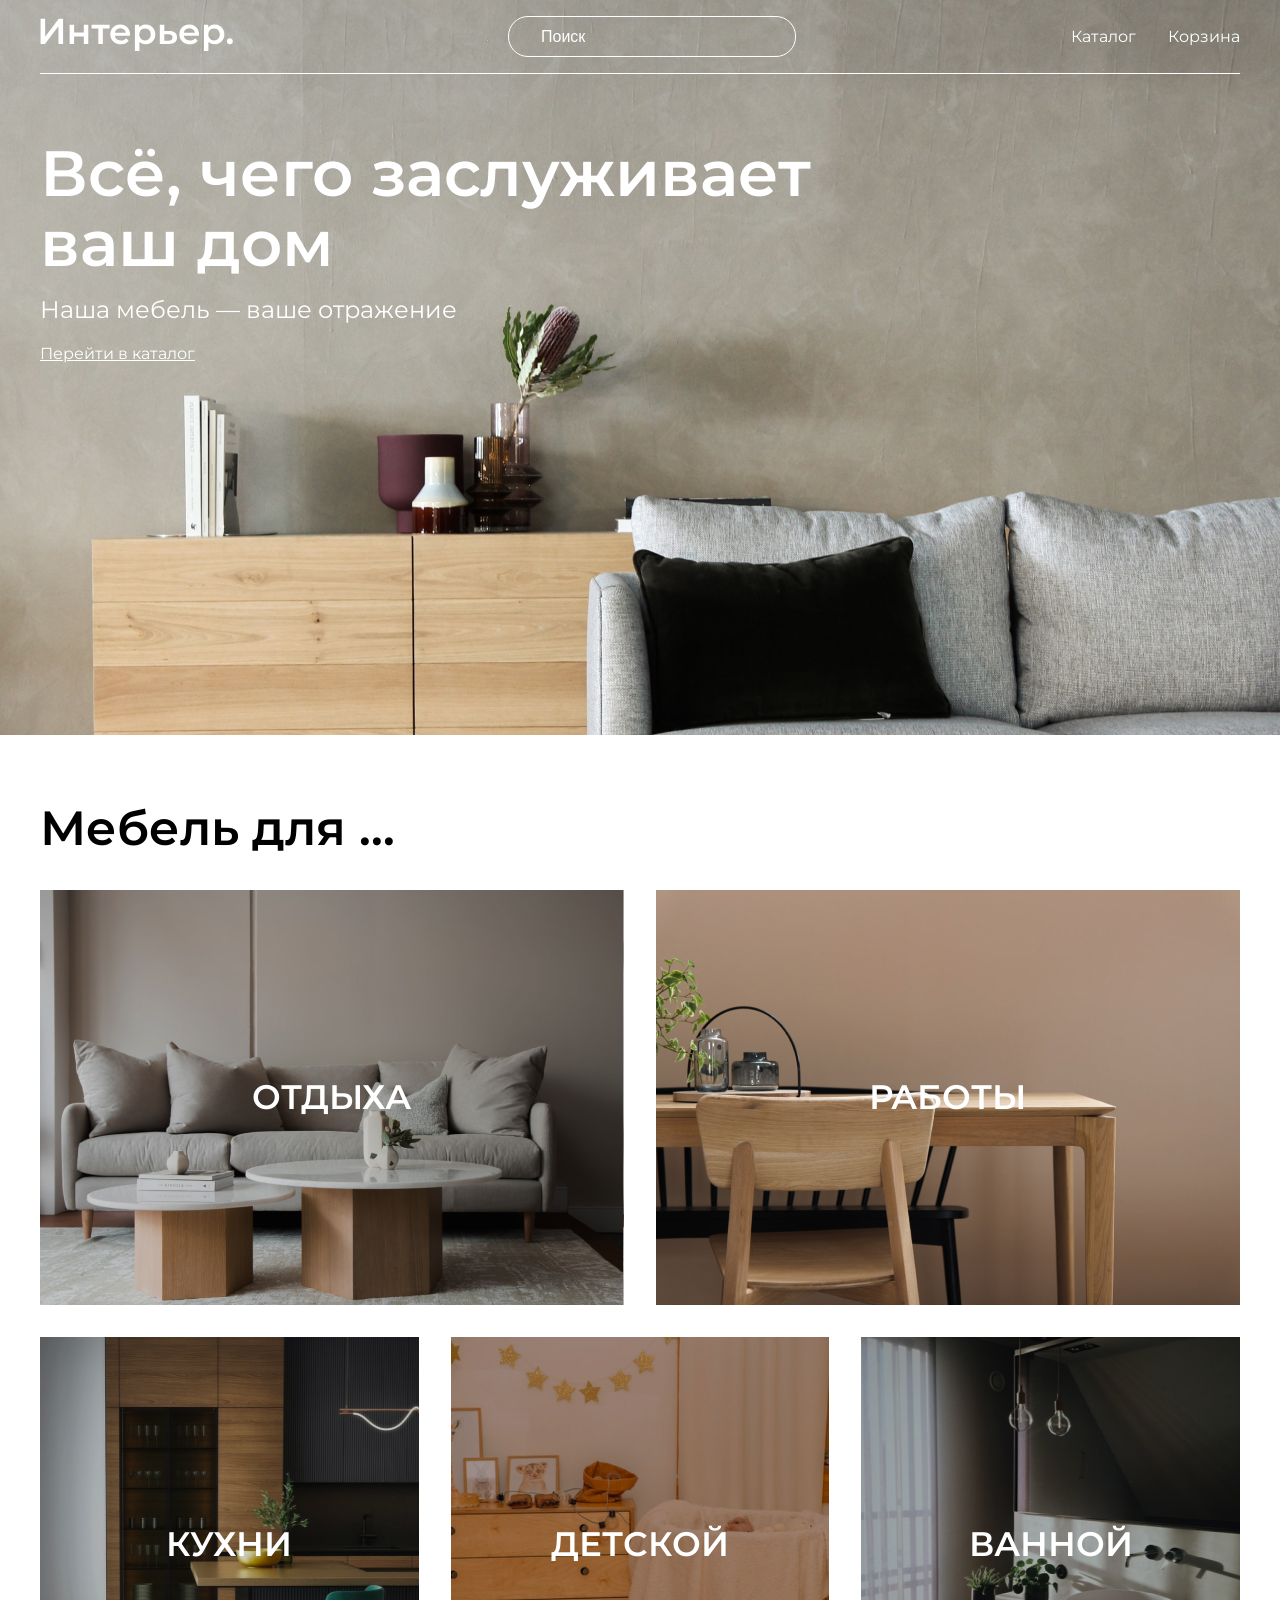
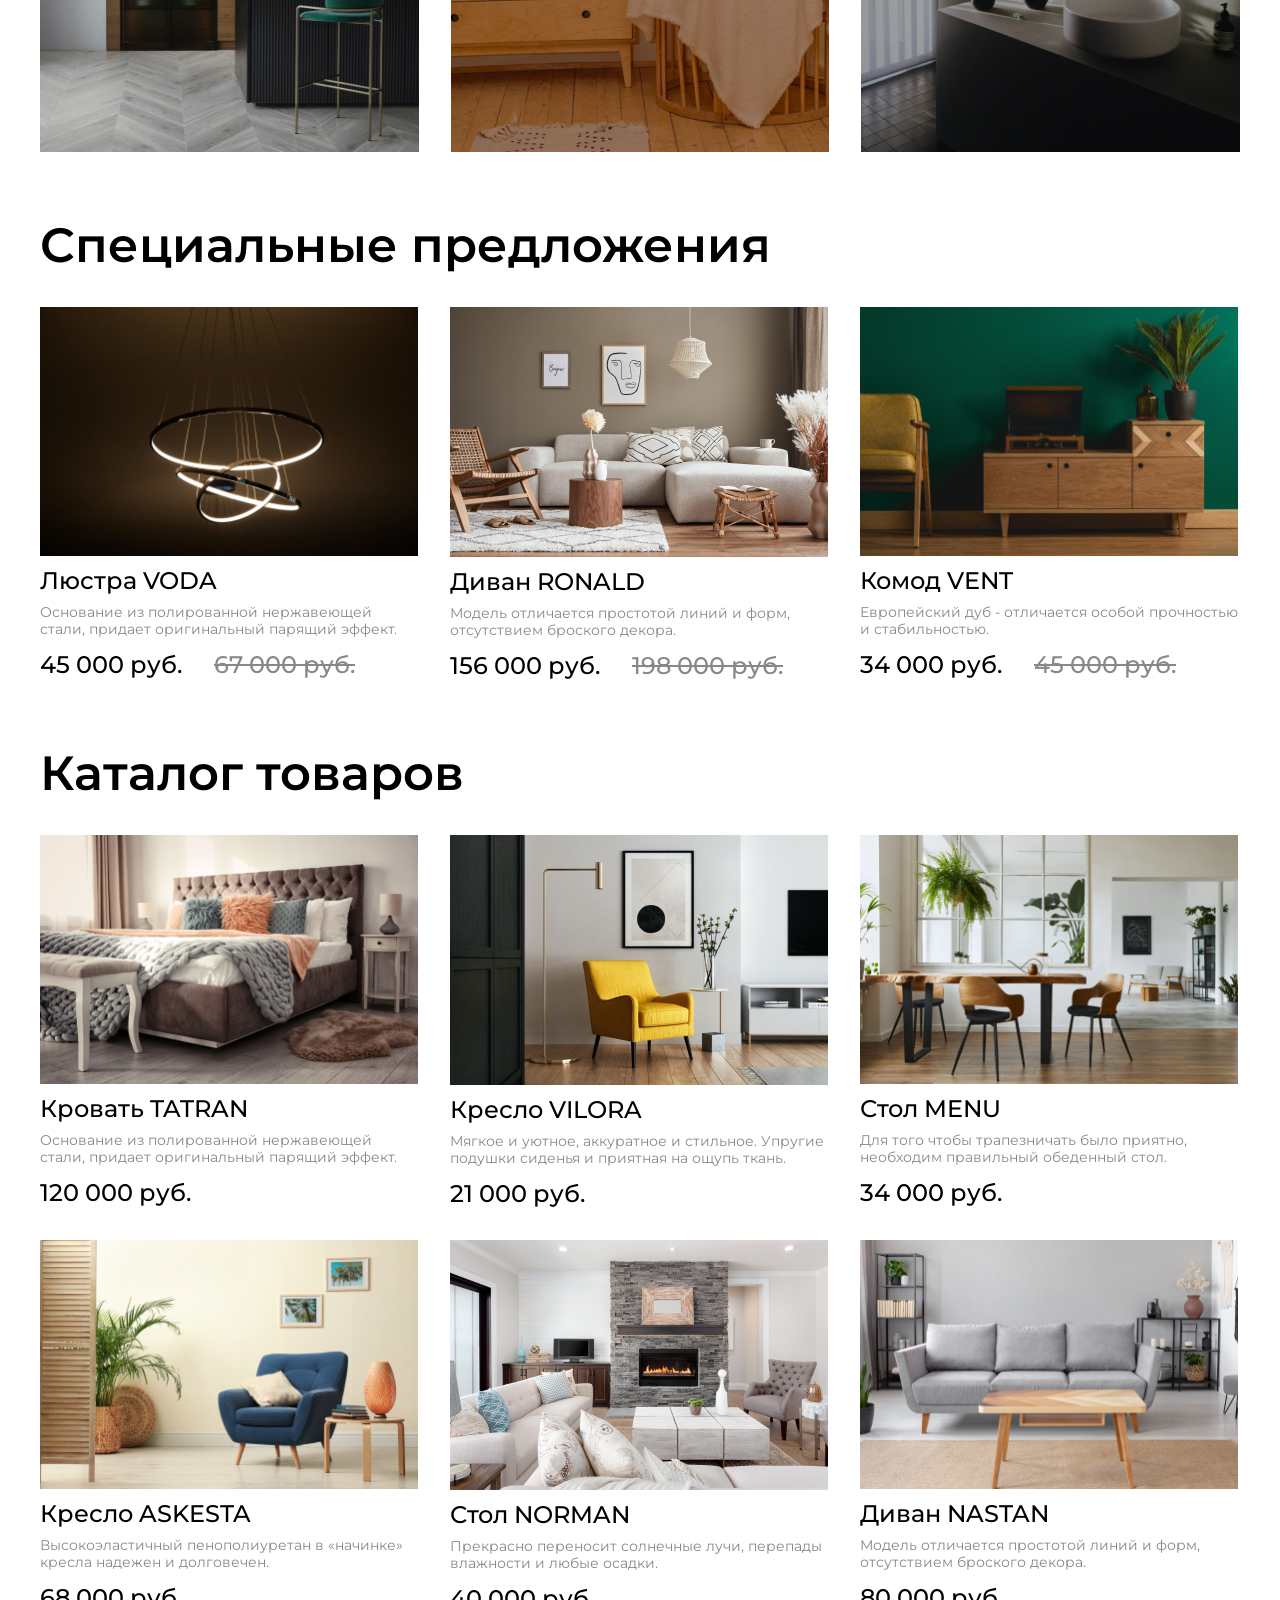
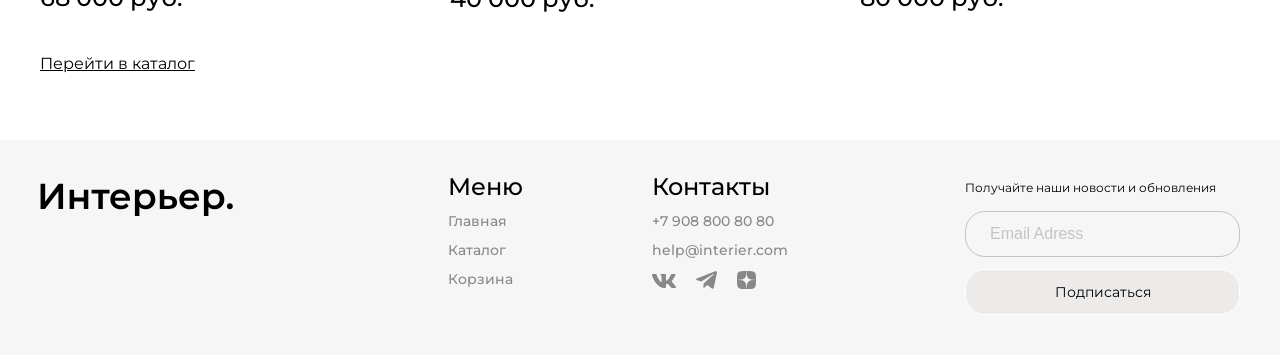
<file: index.html>
<!DOCTYPE html>
<html lang="en">

<head>
    <meta charset="UTF-8">
    <meta http-equiv="X-UA-Compatible" content="IE=edge">
    <meta name="viewport" content="width=device-width, initial-scale=1.0">
    <title>main</title> 
    <link rel="preconnect" href="https://fonts.googleapis.com">
    <link rel="preconnect" href="https://fonts.gstatic.com" crossorigin>
    <link href="https://fonts.googleapis.com/css2?family=Montserrat:ital,wght@0,100..900;1,100..900&display=swap" rel="stylesheet">  
    <link rel="stylesheet" href="styleindex.css">
</head>
<body> 
  <!-- ШАПКА-->
  <div class="top center"> 
    <header class="header"> 
        <a href="index.html"><svg class="header__logo" width="193" height="33" viewBox="0 0 193 33" fill="none" xmlns="http://www.w3.org/2000/svg">
          <path d="M0.564 26V0.799998H5.172V18.692L18.708 0.799998H23.064V26H18.456V8.144L4.92 26H0.564ZM29.6256 26V6.776H34.1256V14.588H43.8096V6.776H48.3096V26H43.8096V18.404H34.1256V26H29.6256ZM58.3364 26V9.512L59.3804 10.592H51.5684V6.776H69.5684V10.592H61.7924L62.8364 9.512V26H58.3364ZM80.9528 26.252C78.8168 26.252 76.9448 25.832 75.3368 24.992C73.7528 24.128 72.5168 22.952 71.6288 21.464C70.7648 19.976 70.3328 18.284 70.3328 16.388C70.3328 14.468 70.7528 12.776 71.5928 11.312C72.4568 9.824 73.6328 8.66 75.1208 7.82C76.6328 6.98 78.3488 6.56 80.2688 6.56C82.1408 6.56 83.8088 6.968 85.2728 7.784C86.7368 8.6 87.8888 9.752 88.7288 11.24C89.5688 12.728 89.9888 14.48 89.9888 16.496C89.9888 16.688 89.9768 16.904 89.9528 17.144C89.9528 17.384 89.9408 17.612 89.9168 17.828H73.8968V14.84H87.5408L85.7768 15.776C85.8008 14.672 85.5728 13.7 85.0928 12.86C84.6128 12.02 83.9528 11.36 83.1128 10.88C82.2968 10.4 81.3488 10.16 80.2688 10.16C79.1648 10.16 78.1928 10.4 77.3528 10.88C76.5368 11.36 75.8888 12.032 75.4088 12.896C74.9528 13.736 74.7248 14.732 74.7248 15.884V16.604C74.7248 17.756 74.9888 18.776 75.5168 19.664C76.0448 20.552 76.7888 21.236 77.7488 21.716C78.7088 22.196 79.8128 22.436 81.0608 22.436C82.1408 22.436 83.1128 22.268 83.9768 21.932C84.8408 21.596 85.6088 21.068 86.2808 20.348L88.6928 23.12C87.8288 24.128 86.7368 24.908 85.4168 25.46C84.1208 25.988 82.6328 26.252 80.9528 26.252ZM105.567 26.252C104.007 26.252 102.579 25.892 101.283 25.172C100.011 24.452 98.9907 23.372 98.2227 21.932C97.4787 20.468 97.1067 18.62 97.1067 16.388C97.1067 14.132 97.4667 12.284 98.1867 10.844C98.9307 9.404 99.9387 8.336 101.211 7.64C102.483 6.92 103.935 6.56 105.567 6.56C107.463 6.56 109.131 6.968 110.571 7.784C112.035 8.6 113.187 9.74 114.027 11.204C114.891 12.668 115.323 14.396 115.323 16.388C115.323 18.38 114.891 20.12 114.027 21.608C113.187 23.072 112.035 24.212 110.571 25.028C109.131 25.844 107.463 26.252 105.567 26.252ZM94.9107 32.984V6.776H99.1947V11.312L99.0507 16.424L99.4107 21.536V32.984H94.9107ZM105.063 22.4C106.143 22.4 107.103 22.16 107.943 21.68C108.807 21.2 109.491 20.504 109.995 19.592C110.499 18.68 110.751 17.612 110.751 16.388C110.751 15.14 110.499 14.072 109.995 13.184C109.491 12.272 108.807 11.576 107.943 11.096C107.103 10.616 106.143 10.376 105.063 10.376C103.983 10.376 103.011 10.616 102.147 11.096C101.283 11.576 100.599 12.272 100.095 13.184C99.5907 14.072 99.3387 15.14 99.3387 16.388C99.3387 17.612 99.5907 18.68 100.095 19.592C100.599 20.504 101.283 21.2 102.147 21.68C103.011 22.16 103.983 22.4 105.063 22.4ZM129.449 13.112C131.921 13.112 133.805 13.664 135.101 14.768C136.397 15.872 137.045 17.432 137.045 19.448C137.045 21.536 136.325 23.168 134.885 24.344C133.445 25.496 131.417 26.06 128.801 26.036L119.801 26V6.776H124.301V13.076L129.449 13.112ZM128.405 22.724C129.725 22.748 130.733 22.472 131.429 21.896C132.125 21.32 132.473 20.48 132.473 19.376C132.473 18.272 132.125 17.48 131.429 17C130.757 16.496 129.749 16.232 128.405 16.208L124.301 16.172V22.688L128.405 22.724ZM149.965 26.252C147.829 26.252 145.957 25.832 144.349 24.992C142.765 24.128 141.529 22.952 140.641 21.464C139.777 19.976 139.345 18.284 139.345 16.388C139.345 14.468 139.765 12.776 140.605 11.312C141.469 9.824 142.645 8.66 144.133 7.82C145.645 6.98 147.361 6.56 149.281 6.56C151.153 6.56 152.821 6.968 154.285 7.784C155.749 8.6 156.901 9.752 157.741 11.24C158.581 12.728 159.001 14.48 159.001 16.496C159.001 16.688 158.989 16.904 158.965 17.144C158.965 17.384 158.953 17.612 158.929 17.828H142.909V14.84H156.553L154.789 15.776C154.813 14.672 154.585 13.7 154.105 12.86C153.625 12.02 152.965 11.36 152.125 10.88C151.309 10.4 150.361 10.16 149.281 10.16C148.177 10.16 147.205 10.4 146.365 10.88C145.549 11.36 144.901 12.032 144.421 12.896C143.965 13.736 143.737 14.732 143.737 15.884V16.604C143.737 17.756 144.001 18.776 144.529 19.664C145.057 20.552 145.801 21.236 146.761 21.716C147.721 22.196 148.825 22.436 150.073 22.436C151.153 22.436 152.125 22.268 152.989 21.932C153.853 21.596 154.621 21.068 155.293 20.348L157.705 23.12C156.841 24.128 155.749 24.908 154.429 25.46C153.133 25.988 151.645 26.252 149.965 26.252ZM174.578 26.252C173.018 26.252 171.59 25.892 170.294 25.172C169.022 24.452 168.002 23.372 167.234 21.932C166.49 20.468 166.118 18.62 166.118 16.388C166.118 14.132 166.478 12.284 167.198 10.844C167.942 9.404 168.95 8.336 170.222 7.64C171.494 6.92 172.946 6.56 174.578 6.56C176.474 6.56 178.142 6.968 179.582 7.784C181.046 8.6 182.198 9.74 183.038 11.204C183.902 12.668 184.334 14.396 184.334 16.388C184.334 18.38 183.902 20.12 183.038 21.608C182.198 23.072 181.046 24.212 179.582 25.028C178.142 25.844 176.474 26.252 174.578 26.252ZM163.922 32.984V6.776H168.206V11.312L168.062 16.424L168.422 21.536V32.984H163.922ZM174.074 22.4C175.154 22.4 176.114 22.16 176.954 21.68C177.818 21.2 178.502 20.504 179.006 19.592C179.51 18.68 179.762 17.612 179.762 16.388C179.762 15.14 179.51 14.072 179.006 13.184C178.502 12.272 177.818 11.576 176.954 11.096C176.114 10.616 175.154 10.376 174.074 10.376C172.994 10.376 172.022 10.616 171.158 11.096C170.294 11.576 169.61 12.272 169.106 13.184C168.602 14.072 168.35 15.14 168.35 16.388C168.35 17.612 168.602 18.68 169.106 19.592C169.61 20.504 170.294 21.2 171.158 21.68C172.022 22.16 172.994 22.4 174.074 22.4ZM189.865 26.252C189.049 26.252 188.353 25.976 187.777 25.424C187.201 24.848 186.913 24.128 186.913 23.264C186.913 22.352 187.201 21.632 187.777 21.104C188.353 20.552 189.049 20.276 189.865 20.276C190.681 20.276 191.377 20.552 191.953 21.104C192.529 21.632 192.817 22.352 192.817 23.264C192.817 24.128 192.529 24.848 191.953 25.424C191.377 25.976 190.681 26.252 189.865 26.252Z" fill="white"/>
          </svg>
          </a>  
        <input placeholder="Поиск" class="header__input" type="text"> 
        <nav class="menu"> 
            <a class="menu__link" href="catalog.html">Каталог</a> 
            <a class="menu__link" href="bascet.html">Корзина</a>
        </nav> 
        <div class="menu-mob"> 
          <a href="#"><svg width="20" height="19" viewBox="0 0 20 19" fill="none" xmlns="http://www.w3.org/2000/svg">
            <g clip-path="url(#clip0_310_627)">
            <path d="M5.7515 2.99141C4.59282 4.14838 3.91891 5.70363 3.86709 7.34023C3.81528 8.97682 4.38946 10.5716 5.47264 11.7995C6.55581 13.0275 8.06645 13.7962 9.69672 13.9491C11.2973 14.0991 12.8949 13.6444 14.1757 12.6766L17.5069 16.0085L17.5069 16.0085C17.5897 16.0914 17.6881 16.1571 17.7963 16.2019C17.9046 16.2468 18.0206 16.2698 18.1377 16.2698C18.2549 16.2698 18.3709 16.2468 18.4791 16.2019C18.5873 16.1571 18.6857 16.0914 18.7685 16.0085C18.8514 15.9257 18.9171 15.8274 18.9619 15.7191C19.0068 15.6109 19.0298 15.4949 19.0298 15.3777C19.0298 15.2606 19.0068 15.1446 18.9619 15.0363C18.9171 14.9281 18.8514 14.8298 18.7685 14.7469L18.7685 14.7469L15.4368 11.416C16.4021 10.135 16.8547 8.53846 16.7038 6.93943C16.5501 5.31054 15.7816 3.80139 14.5547 2.719C13.3277 1.63662 11.7345 1.06232 10.0992 1.11292C8.46381 1.16352 6.90917 1.83523 5.7515 2.99141ZM5.7515 2.99141L5.82216 3.06217L5.7515 2.99141ZM13.5895 4.25366C14.0271 4.68416 14.3751 5.19703 14.6135 5.76269C14.8518 6.32835 14.9758 6.93561 14.9783 7.54944C14.9808 8.16327 14.8618 8.77152 14.628 9.3391C14.3943 9.90669 14.0505 10.4224 13.6164 10.8564C13.1824 11.2905 12.6667 11.6343 12.0991 11.868C11.5315 12.1018 10.9233 12.2208 10.3094 12.2183C9.6956 12.2158 9.08834 12.0918 8.52268 11.8535C7.95702 11.6151 7.44415 11.2671 7.01365 10.8295C6.15334 9.95509 5.67341 8.77613 5.6784 7.54944C5.6834 6.32275 6.17291 5.14773 7.04032 4.28033C7.90772 3.41292 9.08274 2.92341 10.3094 2.91841C11.5361 2.91342 12.7151 3.39335 13.5895 4.25366Z" fill="white" stroke="white" stroke-width="0.2"/>
            </g>
            <defs>
            <clipPath id="clip0_310_627">
            <rect width="19" height="19" fill="white" transform="translate(0.800537)"/>
            </clipPath>
            </defs>
            </svg>
            </a>
          <a href="catalog.html"><svg width="20" height="21" viewBox="0 0 20 21" fill="none" xmlns="http://www.w3.org/2000/svg">
            <rect x="0.800537" y="0.900024" width="4.57143" height="4.57143" fill="white"/>
            <rect x="0.800537" y="8.21436" width="4.57143" height="4.57143" fill="white"/>
            <rect x="0.800537" y="15.5286" width="4.57143" height="4.57143" fill="white"/>
            <rect x="8.11401" y="8.21436" width="4.57143" height="4.57143" fill="white"/>
            <rect x="8.11401" y="15.5286" width="4.57143" height="4.57143" fill="white"/>
            <rect x="8.11401" y="0.900024" width="4.57143" height="4.57143" fill="white"/>
            <rect x="15.4285" y="8.21436" width="4.57143" height="4.57143" fill="white"/>
            <rect x="15.4285" y="15.5286" width="4.57143" height="4.57143" fill="white"/>
            <rect x="15.4285" y="0.900024" width="4.57143" height="4.57143" fill="white"/>
            </svg>
            </a> 
          <a href="bascet.html"><svg width="25" height="25" viewBox="0 0 25 25" fill="none" xmlns="http://www.w3.org/2000/svg">
            <path d="M14.5834 20.8333C15.1359 20.8333 15.6658 20.6138 16.0566 20.2231C16.4473 19.8324 16.6667 19.3025 16.6667 18.75C16.6667 18.1974 16.4473 17.6675 16.0566 17.2768C15.6658 16.8861 15.1359 16.6666 14.5834 16.6666C14.0309 16.6666 13.501 16.8861 13.1103 17.2768C12.7196 17.6675 12.5001 18.1974 12.5001 18.75C12.5001 19.3025 12.7196 19.8324 13.1103 20.2231C13.501 20.6138 14.0309 20.8333 14.5834 20.8333ZM7.29174 20.8333C7.84428 20.8333 8.37418 20.6138 8.76488 20.2231C9.15558 19.8324 9.37508 19.3025 9.37508 18.75C9.37508 18.1974 9.15558 17.6675 8.76488 17.2768C8.37418 16.8861 7.84428 16.6666 7.29174 16.6666C6.73921 16.6666 6.20931 16.8861 5.81861 17.2768C5.4279 17.6675 5.20841 18.1974 5.20841 18.75C5.20841 19.3025 5.4279 19.8324 5.81861 20.2231C6.20931 20.6138 6.73921 20.8333 7.29174 20.8333ZM20.873 6.16975C21.133 6.16136 21.3796 6.05217 21.5606 5.86525C21.7416 5.67834 21.8428 5.42836 21.8428 5.16819C21.8428 4.90801 21.7416 4.65804 21.5606 4.47112C21.3796 4.28421 21.133 4.17501 20.873 4.16663H19.674C18.7345 4.16663 17.922 4.81871 17.7178 5.73538L16.4126 11.6125C16.2084 12.5291 15.3959 13.1812 14.4563 13.1812H6.63133L5.12924 7.17079H14.8636C15.1212 7.15904 15.3644 7.04844 15.5425 6.86199C15.7206 6.67555 15.82 6.42761 15.82 6.16975C15.82 5.91189 15.7206 5.66395 15.5425 5.47751C15.3644 5.29106 15.1212 5.18046 14.8636 5.16871H5.12924C4.82473 5.16862 4.5242 5.23796 4.25051 5.37145C3.97682 5.50495 3.73716 5.69909 3.54976 5.93911C3.36236 6.17913 3.23215 6.45872 3.16903 6.75662C3.10591 7.05452 3.11154 7.36289 3.1855 7.65829L4.68758 13.6666C4.79586 14.1002 5.046 14.485 5.39821 14.7601C5.75042 15.0351 6.18447 15.1844 6.63133 15.1843H14.4563C15.368 15.1845 16.2524 14.8736 16.9636 14.3032C17.6748 13.7327 18.1701 12.9368 18.3678 12.0468L19.674 6.16975H20.873Z" fill="white"/>
            </svg>
            </a>
        </div>
    </header>
 <section class="top__content"> 
    <h1 class="top__title">Всё, чего заслуживает ваш дом</h1> 
    <p class="top__text">Наша мебель — ваше отражение</p> 
    <nav><a class="top__link" href="catalog.html" >Перейти в каталог</a></nav> 
</section>
</div> 
  <!-- МЕБЕЛЬ ДЛЯ --> 
<section class="for-box center"> 
  <h2 class="for-box__title">Мебель для ...</h2> 
  <div class="for"> 
    <div class="for__item for__item_1 for__item_big"><a class="for-box__link" href="#">ОТДЫХА</a></div>
    <div class="for__item for__item_2 for__item_big"><a class="for-box__link" href="#">РАБОТЫ</a></div>
    <div class="for__item for__item_3"><a class="for-box__link" href="#">КУХНИ</a></div>
    <div class="for__item for__item_4"><a class="for-box__link" href="#">ДЕТСКОЙ</a></div>
    <div class="for__item for__item_5"><a class="for-box__link" href="#">ВАННОЙ</a></div>
  </div>
</section> 
  <!-- СПЕЦИАЛЬНЫЕ ПРЕДЛОЖЕНИЯ-->     
   <section class="product-box center"> 
   <h3 class="product-box__title">Специальные предложения</h3>  
    <div class="product-box__content">  
 
      <!--Товар-->
      <article class="product product_anime"> 
        <img src="img.main/voda.jpg" alt="voda" class="product__img"> 
        <div class="product__icons"> <!--сумочка и сердечко на товаре--> 
          <svg class="product__icon-right"  width="24" height="24" viewBox="0 0 24 24" fill="none" xmlns="http://www.w3.org/2000/svg">
            <path d="M12 21C11.355 20.428 10.626 19.833 9.85499 19.2H9.84499C7.12999 16.98 4.05299 14.468 2.69399 11.458C2.24751 10.4997 2.0109 9.45713 1.99998 8.4C1.997 6.94949 2.57876 5.55899 3.6138 4.54277C4.64884 3.52655 6.04978 2.9704 7.49999 3C8.68062 3.00187 9.83583 3.34308 10.828 3.983C11.264 4.26597 11.6584 4.60826 12 5C12.3435 4.6098 12.738 4.26771 13.173 3.983C14.1647 3.34296 15.3197 3.00172 16.5 3C17.9502 2.9704 19.3511 3.52655 20.3862 4.54277C21.4212 5.55899 22.003 6.94949 22 8.4C21.9898 9.45882 21.7532 10.5032 21.306 11.463C19.947 14.473 16.871 16.984 14.156 19.2L14.146 19.208C13.374 19.837 12.646 20.432 12.001 21.008L12 21ZM7.49999 5C6.5685 4.98835 5.67006 5.34485 4.99999 5.992C4.35438 6.62617 3.99355 7.49505 3.99991 8.4C4.01132 9.1705 4.18582 9.92985 4.51199 10.628C5.1535 11.9267 6.0191 13.1021 7.06899 14.1C8.05999 15.1 9.19999 16.068 10.186 16.882C10.459 17.107 10.737 17.334 11.015 17.561L11.19 17.704C11.457 17.922 11.733 18.148 12 18.37L12.013 18.358L12.019 18.353H12.025L12.034 18.346H12.039H12.044L12.062 18.331L12.103 18.298L12.11 18.292L12.121 18.284H12.127L12.136 18.276L12.8 17.731L12.974 17.588C13.255 17.359 13.533 17.132 13.806 16.907C14.792 16.093 15.933 15.126 16.924 14.121C17.974 13.1236 18.8397 11.9485 19.481 10.65C19.8131 9.9458 19.9901 9.17851 20 8.4C20.0042 7.49784 19.6435 6.6323 19 6C18.3312 5.34992 17.4326 4.99049 16.5 5C15.3619 4.99033 14.2739 5.46737 13.51 6.311L12 8.051L10.49 6.311C9.72606 5.46737 8.63807 4.99033 7.49999 5Z" fill="#C4C4C4"/>
            </svg> 
            <svg class="product__icon-left" width="24" height="24" viewBox="0 0 24 24" fill="none" xmlns="http://www.w3.org/2000/svg">
              <g clip-path="url(#clip0_196_505)">
              <path d="M7 8V6C7 4.67916 7.07093 2.93397 8 2C8.92908 1.06603 10.6861 1 12 1C13.3139 1 15.0709 1.06603 16 2C16.9291 2.93397 17 4.67916 17 6V8H20C20.2628 8 20.8142 7.81321 21 8C21.1858 8.18679 21 8.73583 21 9V21C21 21.2642 21.1858 21.8132 21 22C20.8142 22.1868 20.2628 22 20 22H4C3.73722 22 3.18582 22.1868 3 22C2.81419 21.8132 3 21.2642 3 21V9C3 8.73583 2.81419 8.18679 3 8C3.18582 7.81321 3.73722 8 4 8H7ZM7 10H5V20H19V10H17V12H15V10H9V12H7V10ZM9 8H15V6C15 5.2075 14.5575 4.56038 14 4C13.4426 3.43962 12.7884 3 12 3C11.2117 3 10.5575 3.43962 10 4C9.44256 4.56038 9 5.2075 9 6V8Z" fill="#C4C4C4"/>
              </g>
              <defs>
              <clipPath id="clip0_196_504">
              <rect width="24" height="24" fill="white"/>
              </clipPath>
              </defs>
              </svg>              
        </div>  
       <a class="product__name" href="voda.html">Люстра VODA</a> 
       <p class="product__text">Основание из полированной нержавеющей стали, придает оригинальный парящий эффект.</p> 
       <div class="product__box-price"> 
        <span class="product__price">45 000 руб.</span> 
        <span class="product__price product__price_sale">67 000 руб.</span>  
        </div> 
      </article> 
        
        <!--Товар-->
        <article class="product product_anime"> 
          <img src="img.main/ronald.jpg" alt="ronald" class="product__img"> 
          <div class="product__icons"> <!--сумочка и сердечко на товаре--> 
            <svg class="product__icon-right"  width="24" height="24" viewBox="0 0 24 24" fill="none" xmlns="http://www.w3.org/2000/svg">
              <path d="M12 21C11.355 20.428 10.626 19.833 9.85499 19.2H9.84499C7.12999 16.98 4.05299 14.468 2.69399 11.458C2.24751 10.4997 2.0109 9.45713 1.99998 8.4C1.997 6.94949 2.57876 5.55899 3.6138 4.54277C4.64884 3.52655 6.04978 2.9704 7.49999 3C8.68062 3.00187 9.83583 3.34308 10.828 3.983C11.264 4.26597 11.6584 4.60826 12 5C12.3435 4.6098 12.738 4.26771 13.173 3.983C14.1647 3.34296 15.3197 3.00172 16.5 3C17.9502 2.9704 19.3511 3.52655 20.3862 4.54277C21.4212 5.55899 22.003 6.94949 22 8.4C21.9898 9.45882 21.7532 10.5032 21.306 11.463C19.947 14.473 16.871 16.984 14.156 19.2L14.146 19.208C13.374 19.837 12.646 20.432 12.001 21.008L12 21ZM7.49999 5C6.5685 4.98835 5.67006 5.34485 4.99999 5.992C4.35438 6.62617 3.99355 7.49505 3.99991 8.4C4.01132 9.1705 4.18582 9.92985 4.51199 10.628C5.1535 11.9267 6.0191 13.1021 7.06899 14.1C8.05999 15.1 9.19999 16.068 10.186 16.882C10.459 17.107 10.737 17.334 11.015 17.561L11.19 17.704C11.457 17.922 11.733 18.148 12 18.37L12.013 18.358L12.019 18.353H12.025L12.034 18.346H12.039H12.044L12.062 18.331L12.103 18.298L12.11 18.292L12.121 18.284H12.127L12.136 18.276L12.8 17.731L12.974 17.588C13.255 17.359 13.533 17.132 13.806 16.907C14.792 16.093 15.933 15.126 16.924 14.121C17.974 13.1236 18.8397 11.9485 19.481 10.65C19.8131 9.9458 19.9901 9.17851 20 8.4C20.0042 7.49784 19.6435 6.6323 19 6C18.3312 5.34992 17.4326 4.99049 16.5 5C15.3619 4.99033 14.2739 5.46737 13.51 6.311L12 8.051L10.49 6.311C9.72606 5.46737 8.63807 4.99033 7.49999 5Z" fill="#C4C4C4"/>
              </svg> 
              <svg class="product__icon-left" width="24" height="24" viewBox="0 0 24 24" fill="none" xmlns="http://www.w3.org/2000/svg">
                <g clip-path="url(#clip0_196_503)">
                <path d="M7 8V6C7 4.67916 7.07093 2.93397 8 2C8.92908 1.06603 10.6861 1 12 1C13.3139 1 15.0709 1.06603 16 2C16.9291 2.93397 17 4.67916 17 6V8H20C20.2628 8 20.8142 7.81321 21 8C21.1858 8.18679 21 8.73583 21 9V21C21 21.2642 21.1858 21.8132 21 22C20.8142 22.1868 20.2628 22 20 22H4C3.73722 22 3.18582 22.1868 3 22C2.81419 21.8132 3 21.2642 3 21V9C3 8.73583 2.81419 8.18679 3 8C3.18582 7.81321 3.73722 8 4 8H7ZM7 10H5V20H19V10H17V12H15V10H9V12H7V10ZM9 8H15V6C15 5.2075 14.5575 4.56038 14 4C13.4426 3.43962 12.7884 3 12 3C11.2117 3 10.5575 3.43962 10 4C9.44256 4.56038 9 5.2075 9 6V8Z" fill="#C4C4C4"/>
                </g>
                <defs>
                <clipPath id="clip0_196_502">
                <rect width="24" height="24" fill="white"/>
                </clipPath>
                </defs>
                </svg> 
        </div>           
         <a class="product__name" href="ronald.html">Диван RONALD</a> 
         <p class="product__text">Модель отличается простотой линий и форм, отсутствием броского декора.</p> 
         <div class="product__box-price"> 
          <span class="product__price">156 000 руб.</span> 
          <span class="product__price product__price_sale">198 000 руб.</span>  
          </div> 
        </article> 
 
        <!--Товар-->
       <article class="product product_anime"> 
          <img src="img.main/vent.jpg" alt="vent" class="product__img"> 
          <div class="product__icons"> <!--сумочка и сердечко на товаре--> 
            <svg class="product__icon-right"  width="24" height="24" viewBox="0 0 24 24" fill="none" xmlns="http://www.w3.org/2000/svg">
              <path d="M12 21C11.355 20.428 10.626 19.833 9.85499 19.2H9.84499C7.12999 16.98 4.05299 14.468 2.69399 11.458C2.24751 10.4997 2.0109 9.45713 1.99998 8.4C1.997 6.94949 2.57876 5.55899 3.6138 4.54277C4.64884 3.52655 6.04978 2.9704 7.49999 3C8.68062 3.00187 9.83583 3.34308 10.828 3.983C11.264 4.26597 11.6584 4.60826 12 5C12.3435 4.6098 12.738 4.26771 13.173 3.983C14.1647 3.34296 15.3197 3.00172 16.5 3C17.9502 2.9704 19.3511 3.52655 20.3862 4.54277C21.4212 5.55899 22.003 6.94949 22 8.4C21.9898 9.45882 21.7532 10.5032 21.306 11.463C19.947 14.473 16.871 16.984 14.156 19.2L14.146 19.208C13.374 19.837 12.646 20.432 12.001 21.008L12 21ZM7.49999 5C6.5685 4.98835 5.67006 5.34485 4.99999 5.992C4.35438 6.62617 3.99355 7.49505 3.99991 8.4C4.01132 9.1705 4.18582 9.92985 4.51199 10.628C5.1535 11.9267 6.0191 13.1021 7.06899 14.1C8.05999 15.1 9.19999 16.068 10.186 16.882C10.459 17.107 10.737 17.334 11.015 17.561L11.19 17.704C11.457 17.922 11.733 18.148 12 18.37L12.013 18.358L12.019 18.353H12.025L12.034 18.346H12.039H12.044L12.062 18.331L12.103 18.298L12.11 18.292L12.121 18.284H12.127L12.136 18.276L12.8 17.731L12.974 17.588C13.255 17.359 13.533 17.132 13.806 16.907C14.792 16.093 15.933 15.126 16.924 14.121C17.974 13.1236 18.8397 11.9485 19.481 10.65C19.8131 9.9458 19.9901 9.17851 20 8.4C20.0042 7.49784 19.6435 6.6323 19 6C18.3312 5.34992 17.4326 4.99049 16.5 5C15.3619 4.99033 14.2739 5.46737 13.51 6.311L12 8.051L10.49 6.311C9.72606 5.46737 8.63807 4.99033 7.49999 5Z" fill="#C4C4C4"/>
              </svg> 
              <svg class="product__icon-left" width="24" height="24" viewBox="0 0 24 24" fill="none" xmlns="http://www.w3.org/2000/svg">
                <g clip-path="url(#clip0_196_501)">
                <path d="M7 8V6C7 4.67916 7.07093 2.93397 8 2C8.92908 1.06603 10.6861 1 12 1C13.3139 1 15.0709 1.06603 16 2C16.9291 2.93397 17 4.67916 17 6V8H20C20.2628 8 20.8142 7.81321 21 8C21.1858 8.18679 21 8.73583 21 9V21C21 21.2642 21.1858 21.8132 21 22C20.8142 22.1868 20.2628 22 20 22H4C3.73722 22 3.18582 22.1868 3 22C2.81419 21.8132 3 21.2642 3 21V9C3 8.73583 2.81419 8.18679 3 8C3.18582 7.81321 3.73722 8 4 8H7ZM7 10H5V20H19V10H17V12H15V10H9V12H7V10ZM9 8H15V6C15 5.2075 14.5575 4.56038 14 4C13.4426 3.43962 12.7884 3 12 3C11.2117 3 10.5575 3.43962 10 4C9.44256 4.56038 9 5.2075 9 6V8Z" fill="#C4C4C4"/>
                </g>
                <defs>
                <clipPath id="clip0_196_500">
                <rect width="24" height="24" fill="white"/>
                </clipPath>
                </defs>
                </svg> 
        </div>
         <a class="product__name" href="vent.html">Комод VENT</a> 
         <p class="product__text">Европейский дуб - отличается особой прочностью и стабильностью.</p> 
         <div class="product__box-price"> 
          <span class="product__price">34 000 руб.</span> 
          <span class="product__price product__price_sale">45 000 руб.</span>  
          </div> 
        </article>  

      </div>
       </section> 
  <!-- КАТАЛОГ ТОВАРОВ-->       
<section class="product-box center">  
  <h3 class="product-box__title">Каталог товаров</h3>
   <div class="product-box__content">  
 
      <!--Товар-->
      <article class="product product_anime"> 
      <img src="img.main/tatran.jpg" alt="tatran" class="product__img"> 
       <div class="product__icons"> <!--сумочка и сердечко на товаре--> 
        <svg class="product__icon-right"  width="24" height="24" viewBox="0 0 24 24" fill="none" xmlns="http://www.w3.org/2000/svg">
          <path d="M12 21C11.355 20.428 10.626 19.833 9.85499 19.2H9.84499C7.12999 16.98 4.05299 14.468 2.69399 11.458C2.24751 10.4997 2.0109 9.45713 1.99998 8.4C1.997 6.94949 2.57876 5.55899 3.6138 4.54277C4.64884 3.52655 6.04978 2.9704 7.49999 3C8.68062 3.00187 9.83583 3.34308 10.828 3.983C11.264 4.26597 11.6584 4.60826 12 5C12.3435 4.6098 12.738 4.26771 13.173 3.983C14.1647 3.34296 15.3197 3.00172 16.5 3C17.9502 2.9704 19.3511 3.52655 20.3862 4.54277C21.4212 5.55899 22.003 6.94949 22 8.4C21.9898 9.45882 21.7532 10.5032 21.306 11.463C19.947 14.473 16.871 16.984 14.156 19.2L14.146 19.208C13.374 19.837 12.646 20.432 12.001 21.008L12 21ZM7.49999 5C6.5685 4.98835 5.67006 5.34485 4.99999 5.992C4.35438 6.62617 3.99355 7.49505 3.99991 8.4C4.01132 9.1705 4.18582 9.92985 4.51199 10.628C5.1535 11.9267 6.0191 13.1021 7.06899 14.1C8.05999 15.1 9.19999 16.068 10.186 16.882C10.459 17.107 10.737 17.334 11.015 17.561L11.19 17.704C11.457 17.922 11.733 18.148 12 18.37L12.013 18.358L12.019 18.353H12.025L12.034 18.346H12.039H12.044L12.062 18.331L12.103 18.298L12.11 18.292L12.121 18.284H12.127L12.136 18.276L12.8 17.731L12.974 17.588C13.255 17.359 13.533 17.132 13.806 16.907C14.792 16.093 15.933 15.126 16.924 14.121C17.974 13.1236 18.8397 11.9485 19.481 10.65C19.8131 9.9458 19.9901 9.17851 20 8.4C20.0042 7.49784 19.6435 6.6323 19 6C18.3312 5.34992 17.4326 4.99049 16.5 5C15.3619 4.99033 14.2739 5.46737 13.51 6.311L12 8.051L10.49 6.311C9.72606 5.46737 8.63807 4.99033 7.49999 5Z" fill="#C4C4C4"/>
          </svg> 
          <svg class="product__icon-left" width="24" height="24" viewBox="0 0 24 24" fill="none" xmlns="http://www.w3.org/2000/svg">
            <g clip-path="url(#clip0_196_499)">
            <path d="M7 8V6C7 4.67916 7.07093 2.93397 8 2C8.92908 1.06603 10.6861 1 12 1C13.3139 1 15.0709 1.06603 16 2C16.9291 2.93397 17 4.67916 17 6V8H20C20.2628 8 20.8142 7.81321 21 8C21.1858 8.18679 21 8.73583 21 9V21C21 21.2642 21.1858 21.8132 21 22C20.8142 22.1868 20.2628 22 20 22H4C3.73722 22 3.18582 22.1868 3 22C2.81419 21.8132 3 21.2642 3 21V9C3 8.73583 2.81419 8.18679 3 8C3.18582 7.81321 3.73722 8 4 8H7ZM7 10H5V20H19V10H17V12H15V10H9V12H7V10ZM9 8H15V6C15 5.2075 14.5575 4.56038 14 4C13.4426 3.43962 12.7884 3 12 3C11.2117 3 10.5575 3.43962 10 4C9.44256 4.56038 9 5.2075 9 6V8Z" fill="#C4C4C4"/>
            </g>
            <defs>
            <clipPath id="clip0_196_498">
            <rect width="24" height="24" fill="white"/>
            </clipPath>
            </defs>
            </svg> 
        </div>
      <a class="product__name" href="tatran.html">Кровать TATRAN</a> 
      <p class="product__text">Основание из полированной нержавеющей стали, придает оригинальный парящий эффект.</p> 
      <div class="product__box-price"> 
      <span class="product__price">120 000 руб.</span> 
    </div>
  </article>    
 
<!--Товар-->
<article class="product product_anime"> 
    <img src="img.main/vilora.jpg" alt="vilora" class="product__img"> 
     <div class="product__icons"> <!--сумочка и сердечко на товаре--> 
      <svg class="product__icon-right"  width="24" height="24" viewBox="0 0 24 24" fill="none" xmlns="http://www.w3.org/2000/svg">
        <path d="M12 21C11.355 20.428 10.626 19.833 9.85499 19.2H9.84499C7.12999 16.98 4.05299 14.468 2.69399 11.458C2.24751 10.4997 2.0109 9.45713 1.99998 8.4C1.997 6.94949 2.57876 5.55899 3.6138 4.54277C4.64884 3.52655 6.04978 2.9704 7.49999 3C8.68062 3.00187 9.83583 3.34308 10.828 3.983C11.264 4.26597 11.6584 4.60826 12 5C12.3435 4.6098 12.738 4.26771 13.173 3.983C14.1647 3.34296 15.3197 3.00172 16.5 3C17.9502 2.9704 19.3511 3.52655 20.3862 4.54277C21.4212 5.55899 22.003 6.94949 22 8.4C21.9898 9.45882 21.7532 10.5032 21.306 11.463C19.947 14.473 16.871 16.984 14.156 19.2L14.146 19.208C13.374 19.837 12.646 20.432 12.001 21.008L12 21ZM7.49999 5C6.5685 4.98835 5.67006 5.34485 4.99999 5.992C4.35438 6.62617 3.99355 7.49505 3.99991 8.4C4.01132 9.1705 4.18582 9.92985 4.51199 10.628C5.1535 11.9267 6.0191 13.1021 7.06899 14.1C8.05999 15.1 9.19999 16.068 10.186 16.882C10.459 17.107 10.737 17.334 11.015 17.561L11.19 17.704C11.457 17.922 11.733 18.148 12 18.37L12.013 18.358L12.019 18.353H12.025L12.034 18.346H12.039H12.044L12.062 18.331L12.103 18.298L12.11 18.292L12.121 18.284H12.127L12.136 18.276L12.8 17.731L12.974 17.588C13.255 17.359 13.533 17.132 13.806 16.907C14.792 16.093 15.933 15.126 16.924 14.121C17.974 13.1236 18.8397 11.9485 19.481 10.65C19.8131 9.9458 19.9901 9.17851 20 8.4C20.0042 7.49784 19.6435 6.6323 19 6C18.3312 5.34992 17.4326 4.99049 16.5 5C15.3619 4.99033 14.2739 5.46737 13.51 6.311L12 8.051L10.49 6.311C9.72606 5.46737 8.63807 4.99033 7.49999 5Z" fill="#C4C4C4"/>
        </svg> 
        <svg class="product__icon-left" width="24" height="24" viewBox="0 0 24 24" fill="none" xmlns="http://www.w3.org/2000/svg">
          <g clip-path="url(#clip0_196_497)">
          <path d="M7 8V6C7 4.67916 7.07093 2.93397 8 2C8.92908 1.06603 10.6861 1 12 1C13.3139 1 15.0709 1.06603 16 2C16.9291 2.93397 17 4.67916 17 6V8H20C20.2628 8 20.8142 7.81321 21 8C21.1858 8.18679 21 8.73583 21 9V21C21 21.2642 21.1858 21.8132 21 22C20.8142 22.1868 20.2628 22 20 22H4C3.73722 22 3.18582 22.1868 3 22C2.81419 21.8132 3 21.2642 3 21V9C3 8.73583 2.81419 8.18679 3 8C3.18582 7.81321 3.73722 8 4 8H7ZM7 10H5V20H19V10H17V12H15V10H9V12H7V10ZM9 8H15V6C15 5.2075 14.5575 4.56038 14 4C13.4426 3.43962 12.7884 3 12 3C11.2117 3 10.5575 3.43962 10 4C9.44256 4.56038 9 5.2075 9 6V8Z" fill="#C4C4C4"/>
          </g>
          <defs>
          <clipPath id="clip0_196_496">
          <rect width="24" height="24" fill="white"/>
          </clipPath>
          </defs>
          </svg> 
        </div>
    <a class="product__name" href="vilora.html">Кресло VILORA</a> 
    <p class="product__text">Мягкое и уютное, аккуратное и стильное. Упругие подушки сиденья и приятная на ощупь ткань.</p> 
    <div class="product__box-price"> 
    <span class="product__price">21 000 руб.</span> 
  </div>
</article>  
 
<!--Товар-->
<article class="product product_anime"> 
    <img src="img.main/menu.jpg" alt="menu" class="product__img"> 
     <div class="product__icons"> <!--сумочка и сердечко на товаре--> 
      <svg class="product__icon-right"  width="24" height="24" viewBox="0 0 24 24" fill="none" xmlns="http://www.w3.org/2000/svg">
        <path d="M12 21C11.355 20.428 10.626 19.833 9.85499 19.2H9.84499C7.12999 16.98 4.05299 14.468 2.69399 11.458C2.24751 10.4997 2.0109 9.45713 1.99998 8.4C1.997 6.94949 2.57876 5.55899 3.6138 4.54277C4.64884 3.52655 6.04978 2.9704 7.49999 3C8.68062 3.00187 9.83583 3.34308 10.828 3.983C11.264 4.26597 11.6584 4.60826 12 5C12.3435 4.6098 12.738 4.26771 13.173 3.983C14.1647 3.34296 15.3197 3.00172 16.5 3C17.9502 2.9704 19.3511 3.52655 20.3862 4.54277C21.4212 5.55899 22.003 6.94949 22 8.4C21.9898 9.45882 21.7532 10.5032 21.306 11.463C19.947 14.473 16.871 16.984 14.156 19.2L14.146 19.208C13.374 19.837 12.646 20.432 12.001 21.008L12 21ZM7.49999 5C6.5685 4.98835 5.67006 5.34485 4.99999 5.992C4.35438 6.62617 3.99355 7.49505 3.99991 8.4C4.01132 9.1705 4.18582 9.92985 4.51199 10.628C5.1535 11.9267 6.0191 13.1021 7.06899 14.1C8.05999 15.1 9.19999 16.068 10.186 16.882C10.459 17.107 10.737 17.334 11.015 17.561L11.19 17.704C11.457 17.922 11.733 18.148 12 18.37L12.013 18.358L12.019 18.353H12.025L12.034 18.346H12.039H12.044L12.062 18.331L12.103 18.298L12.11 18.292L12.121 18.284H12.127L12.136 18.276L12.8 17.731L12.974 17.588C13.255 17.359 13.533 17.132 13.806 16.907C14.792 16.093 15.933 15.126 16.924 14.121C17.974 13.1236 18.8397 11.9485 19.481 10.65C19.8131 9.9458 19.9901 9.17851 20 8.4C20.0042 7.49784 19.6435 6.6323 19 6C18.3312 5.34992 17.4326 4.99049 16.5 5C15.3619 4.99033 14.2739 5.46737 13.51 6.311L12 8.051L10.49 6.311C9.72606 5.46737 8.63807 4.99033 7.49999 5Z" fill="#C4C4C4"/>
        </svg> 
        <svg class="product__icon-left" width="24" height="24" viewBox="0 0 24 24" fill="none" xmlns="http://www.w3.org/2000/svg">
          <g clip-path="url(#clip0_196_495)">
          <path d="M7 8V6C7 4.67916 7.07093 2.93397 8 2C8.92908 1.06603 10.6861 1 12 1C13.3139 1 15.0709 1.06603 16 2C16.9291 2.93397 17 4.67916 17 6V8H20C20.2628 8 20.8142 7.81321 21 8C21.1858 8.18679 21 8.73583 21 9V21C21 21.2642 21.1858 21.8132 21 22C20.8142 22.1868 20.2628 22 20 22H4C3.73722 22 3.18582 22.1868 3 22C2.81419 21.8132 3 21.2642 3 21V9C3 8.73583 2.81419 8.18679 3 8C3.18582 7.81321 3.73722 8 4 8H7ZM7 10H5V20H19V10H17V12H15V10H9V12H7V10ZM9 8H15V6C15 5.2075 14.5575 4.56038 14 4C13.4426 3.43962 12.7884 3 12 3C11.2117 3 10.5575 3.43962 10 4C9.44256 4.56038 9 5.2075 9 6V8Z" fill="#C4C4C4"/>
          </g>
          <defs>
          <clipPath id="clip0_196_494">
          <rect width="24" height="24" fill="white"/>
          </clipPath>
          </defs>
          </svg> 
        </div>
    <a class="product__name" href="menu.html">Стол MENU</a> 
    <p class="product__text">Для того чтобы трапезничать было приятно, необходим правильный обеденный стол.</p> 
    <div class="product__box-price"> 
    <span class="product__price">34 000 руб.</span> 
  </div>
</article>    
 
<!--Товар-->
<article class="product product_anime"> 
    <img src="img.main/askesta.jpg" alt="askesta" class="product__img"> 
    <div class="product__icons"> <!--сумочка и сердечко на товаре--> 
      <svg class="product__icon-right"  width="24" height="24" viewBox="0 0 24 24" fill="none" xmlns="http://www.w3.org/2000/svg">
        <path d="M12 21C11.355 20.428 10.626 19.833 9.85499 19.2H9.84499C7.12999 16.98 4.05299 14.468 2.69399 11.458C2.24751 10.4997 2.0109 9.45713 1.99998 8.4C1.997 6.94949 2.57876 5.55899 3.6138 4.54277C4.64884 3.52655 6.04978 2.9704 7.49999 3C8.68062 3.00187 9.83583 3.34308 10.828 3.983C11.264 4.26597 11.6584 4.60826 12 5C12.3435 4.6098 12.738 4.26771 13.173 3.983C14.1647 3.34296 15.3197 3.00172 16.5 3C17.9502 2.9704 19.3511 3.52655 20.3862 4.54277C21.4212 5.55899 22.003 6.94949 22 8.4C21.9898 9.45882 21.7532 10.5032 21.306 11.463C19.947 14.473 16.871 16.984 14.156 19.2L14.146 19.208C13.374 19.837 12.646 20.432 12.001 21.008L12 21ZM7.49999 5C6.5685 4.98835 5.67006 5.34485 4.99999 5.992C4.35438 6.62617 3.99355 7.49505 3.99991 8.4C4.01132 9.1705 4.18582 9.92985 4.51199 10.628C5.1535 11.9267 6.0191 13.1021 7.06899 14.1C8.05999 15.1 9.19999 16.068 10.186 16.882C10.459 17.107 10.737 17.334 11.015 17.561L11.19 17.704C11.457 17.922 11.733 18.148 12 18.37L12.013 18.358L12.019 18.353H12.025L12.034 18.346H12.039H12.044L12.062 18.331L12.103 18.298L12.11 18.292L12.121 18.284H12.127L12.136 18.276L12.8 17.731L12.974 17.588C13.255 17.359 13.533 17.132 13.806 16.907C14.792 16.093 15.933 15.126 16.924 14.121C17.974 13.1236 18.8397 11.9485 19.481 10.65C19.8131 9.9458 19.9901 9.17851 20 8.4C20.0042 7.49784 19.6435 6.6323 19 6C18.3312 5.34992 17.4326 4.99049 16.5 5C15.3619 4.99033 14.2739 5.46737 13.51 6.311L12 8.051L10.49 6.311C9.72606 5.46737 8.63807 4.99033 7.49999 5Z" fill="#C4C4C4"/>
        </svg> 
        <svg class="product__icon-left" width="24" height="24" viewBox="0 0 24 24" fill="none" xmlns="http://www.w3.org/2000/svg">
          <g clip-path="url(#clip0_196_493)">
          <path d="M7 8V6C7 4.67916 7.07093 2.93397 8 2C8.92908 1.06603 10.6861 1 12 1C13.3139 1 15.0709 1.06603 16 2C16.9291 2.93397 17 4.67916 17 6V8H20C20.2628 8 20.8142 7.81321 21 8C21.1858 8.18679 21 8.73583 21 9V21C21 21.2642 21.1858 21.8132 21 22C20.8142 22.1868 20.2628 22 20 22H4C3.73722 22 3.18582 22.1868 3 22C2.81419 21.8132 3 21.2642 3 21V9C3 8.73583 2.81419 8.18679 3 8C3.18582 7.81321 3.73722 8 4 8H7ZM7 10H5V20H19V10H17V12H15V10H9V12H7V10ZM9 8H15V6C15 5.2075 14.5575 4.56038 14 4C13.4426 3.43962 12.7884 3 12 3C11.2117 3 10.5575 3.43962 10 4C9.44256 4.56038 9 5.2075 9 6V8Z" fill="#C4C4C4"/>
          </g>
          <defs>
          <clipPath id="clip0_196_492">
          <rect width="24" height="24" fill="white"/>
          </clipPath>
          </defs>
          </svg> 
        </div> 
    <a class="product__name" href="askesta.html">Кресло ASKESTA</a> 
    <p class="product__text">Высокоэластичный пенополиуретан в «начинке» кресла надежен и долговечен.</p> 
    <div class="product__box-price"> 
    <span class="product__price">68 000 руб.</span> 
  </div>
</article>  
 
<!--Товар-->
<article class="product product_anime"> 
    <img src="img.main/norman.jpg" alt="norman" class="product__img"> 
     <div class="product__icons"> <!--сумочка и сердечко на товаре--> 
      <svg class="product__icon-right"  width="24" height="24" viewBox="0 0 24 24" fill="none" xmlns="http://www.w3.org/2000/svg">
        <path d="M12 21C11.355 20.428 10.626 19.833 9.85499 19.2H9.84499C7.12999 16.98 4.05299 14.468 2.69399 11.458C2.24751 10.4997 2.0109 9.45713 1.99998 8.4C1.997 6.94949 2.57876 5.55899 3.6138 4.54277C4.64884 3.52655 6.04978 2.9704 7.49999 3C8.68062 3.00187 9.83583 3.34308 10.828 3.983C11.264 4.26597 11.6584 4.60826 12 5C12.3435 4.6098 12.738 4.26771 13.173 3.983C14.1647 3.34296 15.3197 3.00172 16.5 3C17.9502 2.9704 19.3511 3.52655 20.3862 4.54277C21.4212 5.55899 22.003 6.94949 22 8.4C21.9898 9.45882 21.7532 10.5032 21.306 11.463C19.947 14.473 16.871 16.984 14.156 19.2L14.146 19.208C13.374 19.837 12.646 20.432 12.001 21.008L12 21ZM7.49999 5C6.5685 4.98835 5.67006 5.34485 4.99999 5.992C4.35438 6.62617 3.99355 7.49505 3.99991 8.4C4.01132 9.1705 4.18582 9.92985 4.51199 10.628C5.1535 11.9267 6.0191 13.1021 7.06899 14.1C8.05999 15.1 9.19999 16.068 10.186 16.882C10.459 17.107 10.737 17.334 11.015 17.561L11.19 17.704C11.457 17.922 11.733 18.148 12 18.37L12.013 18.358L12.019 18.353H12.025L12.034 18.346H12.039H12.044L12.062 18.331L12.103 18.298L12.11 18.292L12.121 18.284H12.127L12.136 18.276L12.8 17.731L12.974 17.588C13.255 17.359 13.533 17.132 13.806 16.907C14.792 16.093 15.933 15.126 16.924 14.121C17.974 13.1236 18.8397 11.9485 19.481 10.65C19.8131 9.9458 19.9901 9.17851 20 8.4C20.0042 7.49784 19.6435 6.6323 19 6C18.3312 5.34992 17.4326 4.99049 16.5 5C15.3619 4.99033 14.2739 5.46737 13.51 6.311L12 8.051L10.49 6.311C9.72606 5.46737 8.63807 4.99033 7.49999 5Z" fill="#C4C4C4"/>
        </svg> 
        <svg class="product__icon-left" width="24" height="24" viewBox="0 0 24 24" fill="none" xmlns="http://www.w3.org/2000/svg">
          <g clip-path="url(#clip0_196_491)">
          <path d="M7 8V6C7 4.67916 7.07093 2.93397 8 2C8.92908 1.06603 10.6861 1 12 1C13.3139 1 15.0709 1.06603 16 2C16.9291 2.93397 17 4.67916 17 6V8H20C20.2628 8 20.8142 7.81321 21 8C21.1858 8.18679 21 8.73583 21 9V21C21 21.2642 21.1858 21.8132 21 22C20.8142 22.1868 20.2628 22 20 22H4C3.73722 22 3.18582 22.1868 3 22C2.81419 21.8132 3 21.2642 3 21V9C3 8.73583 2.81419 8.18679 3 8C3.18582 7.81321 3.73722 8 4 8H7ZM7 10H5V20H19V10H17V12H15V10H9V12H7V10ZM9 8H15V6C15 5.2075 14.5575 4.56038 14 4C13.4426 3.43962 12.7884 3 12 3C11.2117 3 10.5575 3.43962 10 4C9.44256 4.56038 9 5.2075 9 6V8Z" fill="#C4C4C4"/>
          </g>
          <defs>
          <clipPath id="clip0_196_490">
          <rect width="24" height="24" fill="white"/>
          </clipPath>
          </defs>
          </svg> 
        </div>
    <a class="product__name" href="norman.html">Стол NORMAN</a> 
    <p class="product__text">Прекрасно переносит солнечные лучи, перепады влажности и любые осадки.</p> 
    <div class="product__box-price"> 
    <span class="product__price">40 000 руб.</span> 
  </div>
</article>   
 
<!--Товар-->
<article class="product product_anime"> 
    <img src="img.main/nastan.jpg" alt="nastan" class="product__img"> 
    <div class="product__icons"> <!--сумочка и сердечко на товаре--> 
      <svg class="product__icon-right"  width="24" height="24" viewBox="0 0 24 24" fill="none" xmlns="http://www.w3.org/2000/svg">
        <path d="M12 21C11.355 20.428 10.626 19.833 9.85499 19.2H9.84499C7.12999 16.98 4.05299 14.468 2.69399 11.458C2.24751 10.4997 2.0109 9.45713 1.99998 8.4C1.997 6.94949 2.57876 5.55899 3.6138 4.54277C4.64884 3.52655 6.04978 2.9704 7.49999 3C8.68062 3.00187 9.83583 3.34308 10.828 3.983C11.264 4.26597 11.6584 4.60826 12 5C12.3435 4.6098 12.738 4.26771 13.173 3.983C14.1647 3.34296 15.3197 3.00172 16.5 3C17.9502 2.9704 19.3511 3.52655 20.3862 4.54277C21.4212 5.55899 22.003 6.94949 22 8.4C21.9898 9.45882 21.7532 10.5032 21.306 11.463C19.947 14.473 16.871 16.984 14.156 19.2L14.146 19.208C13.374 19.837 12.646 20.432 12.001 21.008L12 21ZM7.49999 5C6.5685 4.98835 5.67006 5.34485 4.99999 5.992C4.35438 6.62617 3.99355 7.49505 3.99991 8.4C4.01132 9.1705 4.18582 9.92985 4.51199 10.628C5.1535 11.9267 6.0191 13.1021 7.06899 14.1C8.05999 15.1 9.19999 16.068 10.186 16.882C10.459 17.107 10.737 17.334 11.015 17.561L11.19 17.704C11.457 17.922 11.733 18.148 12 18.37L12.013 18.358L12.019 18.353H12.025L12.034 18.346H12.039H12.044L12.062 18.331L12.103 18.298L12.11 18.292L12.121 18.284H12.127L12.136 18.276L12.8 17.731L12.974 17.588C13.255 17.359 13.533 17.132 13.806 16.907C14.792 16.093 15.933 15.126 16.924 14.121C17.974 13.1236 18.8397 11.9485 19.481 10.65C19.8131 9.9458 19.9901 9.17851 20 8.4C20.0042 7.49784 19.6435 6.6323 19 6C18.3312 5.34992 17.4326 4.99049 16.5 5C15.3619 4.99033 14.2739 5.46737 13.51 6.311L12 8.051L10.49 6.311C9.72606 5.46737 8.63807 4.99033 7.49999 5Z" fill="#C4C4C4"/>
        </svg> 
        <svg class="product__icon-left" width="24" height="24" viewBox="0 0 24 24" fill="none" xmlns="http://www.w3.org/2000/svg">
          <g clip-path="url(#clip0_196_489)">
          <path d="M7 8V6C7 4.67916 7.07093 2.93397 8 2C8.92908 1.06603 10.6861 1 12 1C13.3139 1 15.0709 1.06603 16 2C16.9291 2.93397 17 4.67916 17 6V8H20C20.2628 8 20.8142 7.81321 21 8C21.1858 8.18679 21 8.73583 21 9V21C21 21.2642 21.1858 21.8132 21 22C20.8142 22.1868 20.2628 22 20 22H4C3.73722 22 3.18582 22.1868 3 22C2.81419 21.8132 3 21.2642 3 21V9C3 8.73583 2.81419 8.18679 3 8C3.18582 7.81321 3.73722 8 4 8H7ZM7 10H5V20H19V10H17V12H15V10H9V12H7V10ZM9 8H15V6C15 5.2075 14.5575 4.56038 14 4C13.4426 3.43962 12.7884 3 12 3C11.2117 3 10.5575 3.43962 10 4C9.44256 4.56038 9 5.2075 9 6V8Z" fill="#C4C4C4"/>
          </g>
          <defs>
          <clipPath id="clip0_196_488">
          <rect width="24" height="24" fill="white"/>
          </clipPath>
          </defs>
          </svg> 
        </div> 
    <a class="product__name" href="nastan.html">Диван NASTAN</a> 
    <p class="product__text">Модель отличается простотой линий и форм, отсутствием броского декора.</p> 
    <div class="product__box-price"> 
    <span class="product__price">80 000 руб.</span> 
  </div> 
</article>   

</div>
</section>  
  <!-- НИЖНЯЯ ССЫЛКА-->
  <div class="menu-bottom"> 
    <a class="menu-bottom__link center" href="catalog.html">Перейти в каталог</a> 
  </div> 
  <!--ПОДВАЛ-->
  <footer class="footer center"> 
    <a href="index.html" class="footer__logo"><svg class="footer__logo-svg" width="193" height="33" viewBox="0 0 193 33" fill="none" xmlns="http://www.w3.org/2000/svg">
      <path d="M0.564 26V0.799998H5.172V18.692L18.708 0.799998H23.064V26H18.456V8.144L4.92 26H0.564ZM29.6256 26V6.776H34.1256V14.588H43.8096V6.776H48.3096V26H43.8096V18.404H34.1256V26H29.6256ZM58.3364 26V9.512L59.3804 10.592H51.5684V6.776H69.5684V10.592H61.7924L62.8364 9.512V26H58.3364ZM80.9528 26.252C78.8168 26.252 76.9448 25.832 75.3368 24.992C73.7528 24.128 72.5168 22.952 71.6288 21.464C70.7648 19.976 70.3328 18.284 70.3328 16.388C70.3328 14.468 70.7528 12.776 71.5928 11.312C72.4568 9.824 73.6328 8.66 75.1208 7.82C76.6328 6.98 78.3488 6.56 80.2688 6.56C82.1408 6.56 83.8088 6.968 85.2728 7.784C86.7368 8.6 87.8888 9.752 88.7288 11.24C89.5688 12.728 89.9888 14.48 89.9888 16.496C89.9888 16.688 89.9768 16.904 89.9528 17.144C89.9528 17.384 89.9408 17.612 89.9168 17.828H73.8968V14.84H87.5408L85.7768 15.776C85.8008 14.672 85.5728 13.7 85.0928 12.86C84.6128 12.02 83.9528 11.36 83.1128 10.88C82.2968 10.4 81.3488 10.16 80.2688 10.16C79.1648 10.16 78.1928 10.4 77.3528 10.88C76.5368 11.36 75.8888 12.032 75.4088 12.896C74.9528 13.736 74.7248 14.732 74.7248 15.884V16.604C74.7248 17.756 74.9888 18.776 75.5168 19.664C76.0448 20.552 76.7888 21.236 77.7488 21.716C78.7088 22.196 79.8128 22.436 81.0608 22.436C82.1408 22.436 83.1128 22.268 83.9768 21.932C84.8408 21.596 85.6088 21.068 86.2808 20.348L88.6928 23.12C87.8288 24.128 86.7368 24.908 85.4168 25.46C84.1208 25.988 82.6328 26.252 80.9528 26.252ZM105.567 26.252C104.007 26.252 102.579 25.892 101.283 25.172C100.011 24.452 98.9907 23.372 98.2227 21.932C97.4787 20.468 97.1067 18.62 97.1067 16.388C97.1067 14.132 97.4667 12.284 98.1867 10.844C98.9307 9.404 99.9387 8.336 101.211 7.64C102.483 6.92 103.935 6.56 105.567 6.56C107.463 6.56 109.131 6.968 110.571 7.784C112.035 8.6 113.187 9.74 114.027 11.204C114.891 12.668 115.323 14.396 115.323 16.388C115.323 18.38 114.891 20.12 114.027 21.608C113.187 23.072 112.035 24.212 110.571 25.028C109.131 25.844 107.463 26.252 105.567 26.252ZM94.9107 32.984V6.776H99.1947V11.312L99.0507 16.424L99.4107 21.536V32.984H94.9107ZM105.063 22.4C106.143 22.4 107.103 22.16 107.943 21.68C108.807 21.2 109.491 20.504 109.995 19.592C110.499 18.68 110.751 17.612 110.751 16.388C110.751 15.14 110.499 14.072 109.995 13.184C109.491 12.272 108.807 11.576 107.943 11.096C107.103 10.616 106.143 10.376 105.063 10.376C103.983 10.376 103.011 10.616 102.147 11.096C101.283 11.576 100.599 12.272 100.095 13.184C99.5907 14.072 99.3387 15.14 99.3387 16.388C99.3387 17.612 99.5907 18.68 100.095 19.592C100.599 20.504 101.283 21.2 102.147 21.68C103.011 22.16 103.983 22.4 105.063 22.4ZM129.449 13.112C131.921 13.112 133.805 13.664 135.101 14.768C136.397 15.872 137.045 17.432 137.045 19.448C137.045 21.536 136.325 23.168 134.885 24.344C133.445 25.496 131.417 26.06 128.801 26.036L119.801 26V6.776H124.301V13.076L129.449 13.112ZM128.405 22.724C129.725 22.748 130.733 22.472 131.429 21.896C132.125 21.32 132.473 20.48 132.473 19.376C132.473 18.272 132.125 17.48 131.429 17C130.757 16.496 129.749 16.232 128.405 16.208L124.301 16.172V22.688L128.405 22.724ZM149.965 26.252C147.829 26.252 145.957 25.832 144.349 24.992C142.765 24.128 141.529 22.952 140.641 21.464C139.777 19.976 139.345 18.284 139.345 16.388C139.345 14.468 139.765 12.776 140.605 11.312C141.469 9.824 142.645 8.66 144.133 7.82C145.645 6.98 147.361 6.56 149.281 6.56C151.153 6.56 152.821 6.968 154.285 7.784C155.749 8.6 156.901 9.752 157.741 11.24C158.581 12.728 159.001 14.48 159.001 16.496C159.001 16.688 158.989 16.904 158.965 17.144C158.965 17.384 158.953 17.612 158.929 17.828H142.909V14.84H156.553L154.789 15.776C154.813 14.672 154.585 13.7 154.105 12.86C153.625 12.02 152.965 11.36 152.125 10.88C151.309 10.4 150.361 10.16 149.281 10.16C148.177 10.16 147.205 10.4 146.365 10.88C145.549 11.36 144.901 12.032 144.421 12.896C143.965 13.736 143.737 14.732 143.737 15.884V16.604C143.737 17.756 144.001 18.776 144.529 19.664C145.057 20.552 145.801 21.236 146.761 21.716C147.721 22.196 148.825 22.436 150.073 22.436C151.153 22.436 152.125 22.268 152.989 21.932C153.853 21.596 154.621 21.068 155.293 20.348L157.705 23.12C156.841 24.128 155.749 24.908 154.429 25.46C153.133 25.988 151.645 26.252 149.965 26.252ZM174.578 26.252C173.018 26.252 171.59 25.892 170.294 25.172C169.022 24.452 168.002 23.372 167.234 21.932C166.49 20.468 166.118 18.62 166.118 16.388C166.118 14.132 166.478 12.284 167.198 10.844C167.942 9.404 168.95 8.336 170.222 7.64C171.494 6.92 172.946 6.56 174.578 6.56C176.474 6.56 178.142 6.968 179.582 7.784C181.046 8.6 182.198 9.74 183.038 11.204C183.902 12.668 184.334 14.396 184.334 16.388C184.334 18.38 183.902 20.12 183.038 21.608C182.198 23.072 181.046 24.212 179.582 25.028C178.142 25.844 176.474 26.252 174.578 26.252ZM163.922 32.984V6.776H168.206V11.312L168.062 16.424L168.422 21.536V32.984H163.922ZM174.074 22.4C175.154 22.4 176.114 22.16 176.954 21.68C177.818 21.2 178.502 20.504 179.006 19.592C179.51 18.68 179.762 17.612 179.762 16.388C179.762 15.14 179.51 14.072 179.006 13.184C178.502 12.272 177.818 11.576 176.954 11.096C176.114 10.616 175.154 10.376 174.074 10.376C172.994 10.376 172.022 10.616 171.158 11.096C170.294 11.576 169.61 12.272 169.106 13.184C168.602 14.072 168.35 15.14 168.35 16.388C168.35 17.612 168.602 18.68 169.106 19.592C169.61 20.504 170.294 21.2 171.158 21.68C172.022 22.16 172.994 22.4 174.074 22.4ZM189.865 26.252C189.049 26.252 188.353 25.976 187.777 25.424C187.201 24.848 186.913 24.128 186.913 23.264C186.913 22.352 187.201 21.632 187.777 21.104C188.353 20.552 189.049 20.276 189.865 20.276C190.681 20.276 191.377 20.552 191.953 21.104C192.529 21.632 192.817 22.352 192.817 23.264C192.817 24.128 192.529 24.848 191.953 25.424C191.377 25.976 190.681 26.252 189.865 26.252Z" fill="black"/>
      </svg>
      </a> 
    <div class="footer__content"> 
        <div class="footer__info"> 
            <nav class="footer__item"> 
                <h5 class="footer__item-title">Меню</h5> 
                <a class="footer__item-link" href="index.html">Главная</a> 
                <a class="footer__item-link" href="catalog.html">Каталог</a> 
                <a class="footer__item-link" href="bascet.html">Корзина</a>
            </nav>
            <div class="footer__item"> 
                <h6 class="footer__item-title">Контакты</h6> 
                <a class="footer__item-link" href="tel:+79088008080">+7 908 800 80 80 </a> 
                <a class="footer__item-link" href="mailto:help@interier.com">help@interier.com</a> 
                <div class="footer__icons"> 
                    <a href="#"><svg class="footer__icons-svg" width="24" height="14" viewBox="0 0 24 14" fill="none" xmlns="http://www.w3.org/2000/svg">
                        <path fill-rule="evenodd" clip-rule="evenodd" d="M23.45 0.948C23.616 0.402 23.45 0 22.655 0H20.03C19.362 0 19.054 0.347 18.887 0.73C18.887 0.73 17.552 3.926 15.661 6.002C15.049 6.604 14.771 6.795 14.437 6.795C14.27 6.795 14.019 6.604 14.019 6.057V0.948C14.019 0.292 13.835 0 13.279 0H9.151C8.734 0 8.483 0.304 8.483 0.593C8.483 1.214 9.429 1.358 9.526 3.106V6.904C9.526 7.737 9.373 7.888 9.039 7.888C8.149 7.888 5.984 4.677 4.699 1.003C4.45 0.288 4.198 0 3.527 0H0.9C0.15 0 0 0.347 0 0.73C0 1.412 0.89 4.8 4.145 9.281C6.315 12.341 9.37 14 12.153 14C13.822 14 14.028 13.632 14.028 12.997V10.684C14.028 9.947 14.186 9.8 14.715 9.8C15.105 9.8 15.772 9.992 17.33 11.467C19.11 13.216 19.403 14 20.405 14H23.03C23.78 14 24.156 13.632 23.94 12.904C23.702 12.18 22.852 11.129 21.725 9.882C21.113 9.172 20.195 8.407 19.916 8.024C19.527 7.533 19.638 7.314 19.916 6.877C19.916 6.877 23.116 2.451 23.449 0.948H23.45Z" fill="#888888"/>
                        </svg>
                        </a> 
                    <a href="#"><svg class="footer__icons-svg" width="21" height="18" viewBox="0 0 21 18" fill="none" xmlns="http://www.w3.org/2000/svg">
                        <path d="M19.2957 0.363004L0.690684 7.57461C-0.0580144 7.91045 -0.311245 8.58298 0.509724 8.94798L5.28271 10.4727L16.8232 3.30353C17.4533 2.85347 18.0984 2.97348 17.5433 3.46858L7.63159 12.4893L7.32024 16.3069C7.60862 16.8964 8.13666 16.8991 8.47348 16.6061L11.2157 13.998L15.9122 17.533C17.003 18.1821 17.5965 17.7632 17.8312 16.5735L20.9117 1.91163C21.2315 0.447168 20.6861 -0.19809 19.2957 0.363004Z" fill="#888888"/>
                        </svg>
                        </a> 
                    <a href="#"><svg class="footer__icons-svg" width="19" height="18" viewBox="0 0 19 18" fill="none" xmlns="http://www.w3.org/2000/svg">
                        <path d="M11.3326 10.7357C9.83979 12.195 9.73122 14.0143 9.60229 18C13.5244 18 16.2319 17.9871 17.6298 16.7014C18.9869 15.3771 19.0005 12.69 19.0005 9.09643C14.7934 9.225 12.873 9.32143 11.3326 10.7357ZM0.00050354 9.09643C0.00050354 12.69 0.014075 15.3771 1.37122 16.7014C2.76907 17.9871 5.47657 18 9.39872 18C9.263 14.0143 9.16122 12.195 7.66836 10.7357C6.128 9.32143 4.20765 9.21857 0.00050354 9.09643ZM9.39872 0C5.48336 0 2.76907 0.0128571 1.37122 1.29857C0.014075 2.62286 0.00050354 5.31 0.00050354 8.90357C4.20765 8.775 6.128 8.67857 7.66836 7.26429C9.16122 5.805 9.26979 3.98571 9.39872 0ZM11.3326 7.26429C9.83979 5.805 9.73122 3.98571 9.60229 0C13.5244 0 16.2319 0.0128571 17.6298 1.29857C18.9869 2.62286 19.0005 5.31 19.0005 8.90357C14.7934 8.775 12.873 8.67857 11.3326 7.26429Z" fill="#888888"/>
                        </svg>
                        </a>    
                </div>
            </div>
        </div> 
        <form class="footer__form" action="#"> 
           <p class="footer__text">Получайте наши новости и обновления</p> 
           <input placeholder="Email Adress" class="footer__input" type="email"> 
           <button class="footer__form-button">Подписаться</button>
        </form>
    </div>
  </footer>
</body>

</html>
</file>
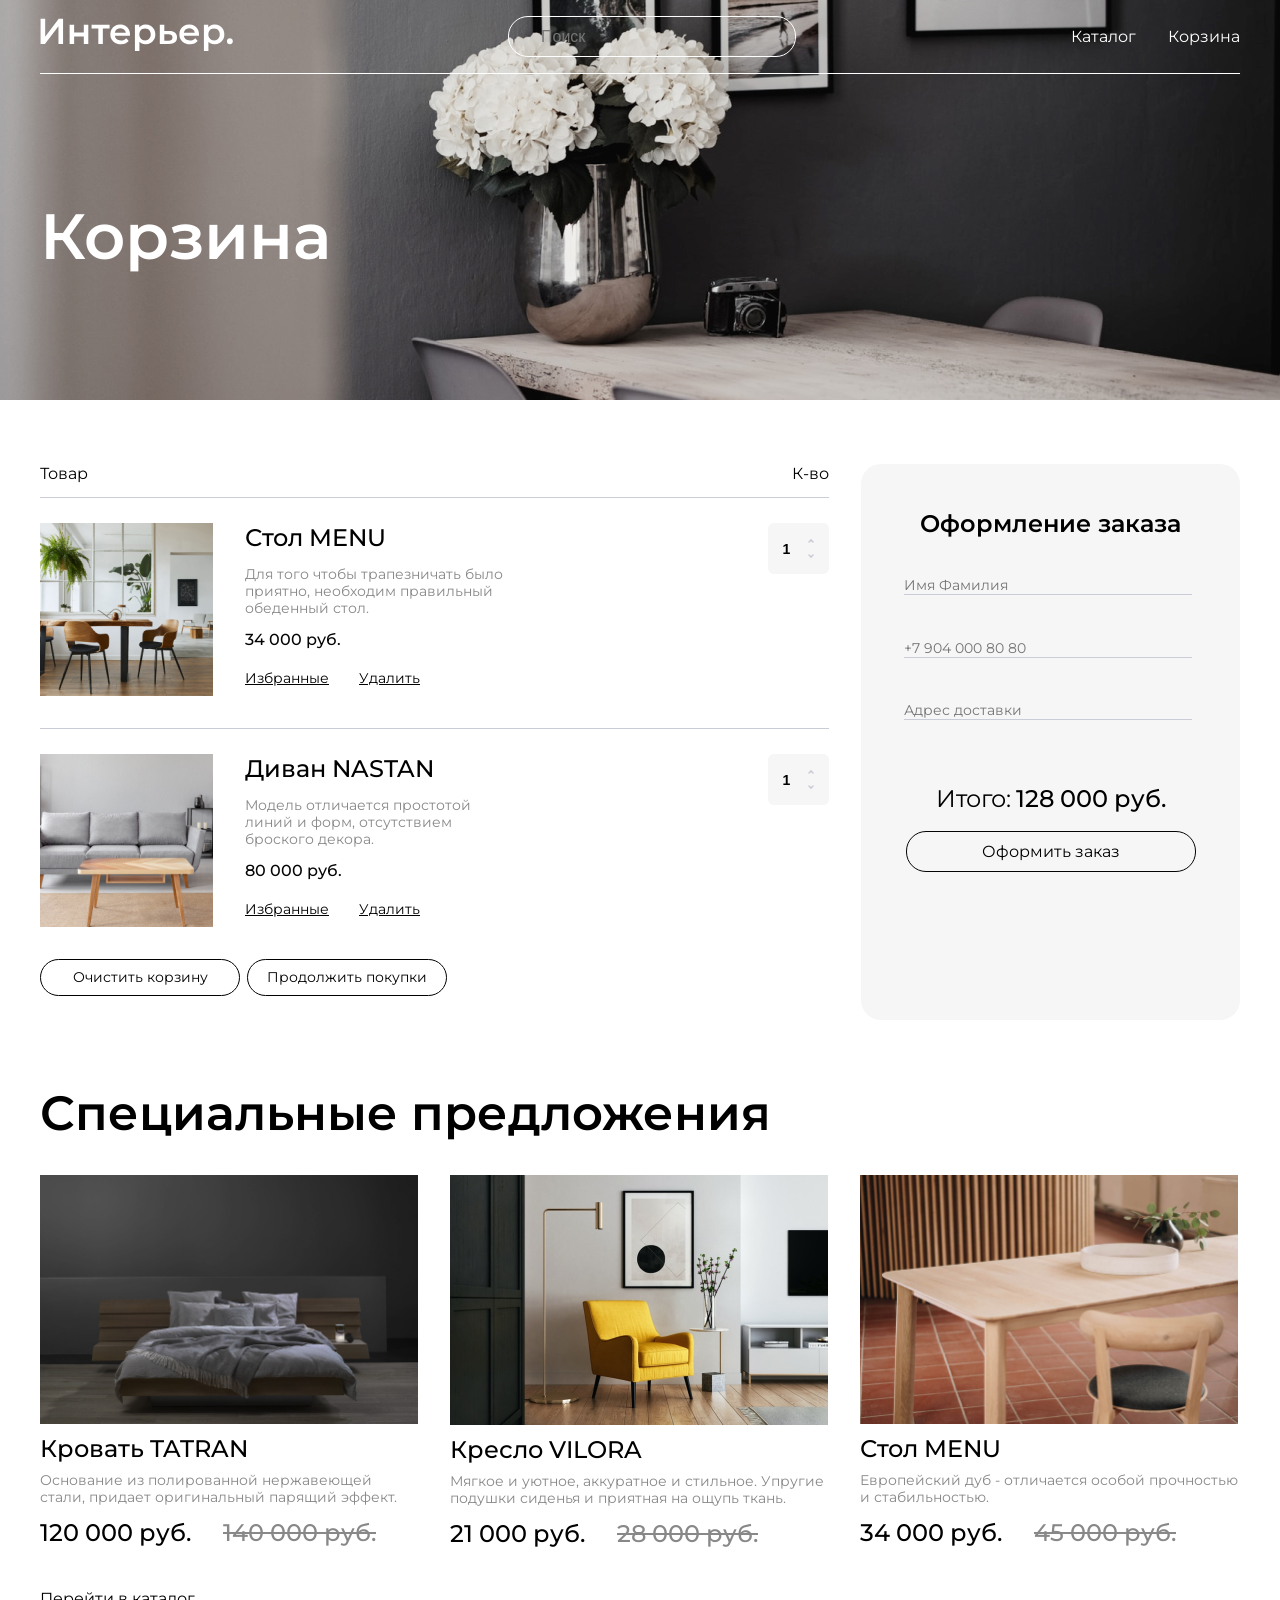
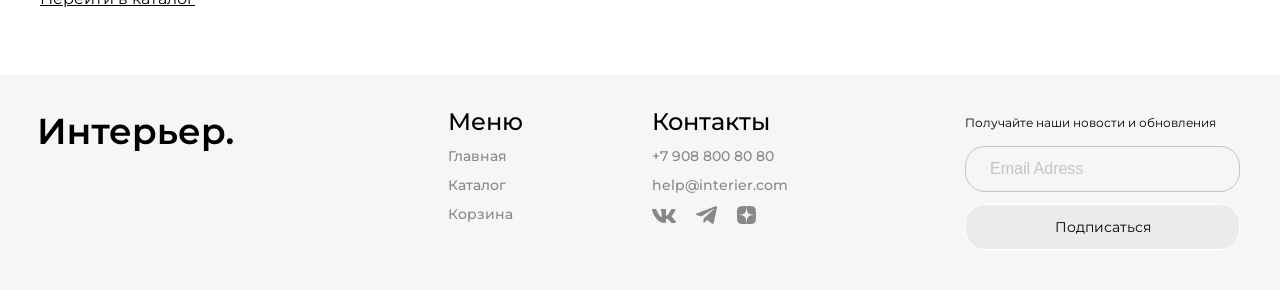
<file: bascet.html>
<!DOCTYPE html>
<html lang="en">
<head>
    <meta charset="UTF-8">
    <meta http-equiv="X-UA-Compatible" content="IE=edge">
    <meta name="viewport" content="width=device-width, initial-scale=1.0">
    <title>Bascet</title> 
    <link rel="preconnect" href="https://fonts.googleapis.com">
    <link rel="preconnect" href="https://fonts.gstatic.com" crossorigin>
    <link href="https://fonts.googleapis.com/css2?family=Montserrat:ital,wght@0,100..900;1,100..900&display=swap" rel="stylesheet">  
    <link rel="stylesheet" href="stylebascet.css">
</head>
<body> 
  <!-- ШАПКА КОРЗИНЫ-->
    <div class="top center">  
        <header class="header"> 
            <a class="logo" href="index.html"><svg class="header__logo" width="193" height="33" viewBox="0 0 193 33" fill="none" xmlns="http://www.w3.org/2000/svg">
              <path d="M0.564 26V0.799998H5.172V18.692L18.708 0.799998H23.064V26H18.456V8.144L4.92 26H0.564ZM29.6256 26V6.776H34.1256V14.588H43.8096V6.776H48.3096V26H43.8096V18.404H34.1256V26H29.6256ZM58.3364 26V9.512L59.3804 10.592H51.5684V6.776H69.5684V10.592H61.7924L62.8364 9.512V26H58.3364ZM80.9528 26.252C78.8168 26.252 76.9448 25.832 75.3368 24.992C73.7528 24.128 72.5168 22.952 71.6288 21.464C70.7648 19.976 70.3328 18.284 70.3328 16.388C70.3328 14.468 70.7528 12.776 71.5928 11.312C72.4568 9.824 73.6328 8.66 75.1208 7.82C76.6328 6.98 78.3488 6.56 80.2688 6.56C82.1408 6.56 83.8088 6.968 85.2728 7.784C86.7368 8.6 87.8888 9.752 88.7288 11.24C89.5688 12.728 89.9888 14.48 89.9888 16.496C89.9888 16.688 89.9768 16.904 89.9528 17.144C89.9528 17.384 89.9408 17.612 89.9168 17.828H73.8968V14.84H87.5408L85.7768 15.776C85.8008 14.672 85.5728 13.7 85.0928 12.86C84.6128 12.02 83.9528 11.36 83.1128 10.88C82.2968 10.4 81.3488 10.16 80.2688 10.16C79.1648 10.16 78.1928 10.4 77.3528 10.88C76.5368 11.36 75.8888 12.032 75.4088 12.896C74.9528 13.736 74.7248 14.732 74.7248 15.884V16.604C74.7248 17.756 74.9888 18.776 75.5168 19.664C76.0448 20.552 76.7888 21.236 77.7488 21.716C78.7088 22.196 79.8128 22.436 81.0608 22.436C82.1408 22.436 83.1128 22.268 83.9768 21.932C84.8408 21.596 85.6088 21.068 86.2808 20.348L88.6928 23.12C87.8288 24.128 86.7368 24.908 85.4168 25.46C84.1208 25.988 82.6328 26.252 80.9528 26.252ZM105.567 26.252C104.007 26.252 102.579 25.892 101.283 25.172C100.011 24.452 98.9907 23.372 98.2227 21.932C97.4787 20.468 97.1067 18.62 97.1067 16.388C97.1067 14.132 97.4667 12.284 98.1867 10.844C98.9307 9.404 99.9387 8.336 101.211 7.64C102.483 6.92 103.935 6.56 105.567 6.56C107.463 6.56 109.131 6.968 110.571 7.784C112.035 8.6 113.187 9.74 114.027 11.204C114.891 12.668 115.323 14.396 115.323 16.388C115.323 18.38 114.891 20.12 114.027 21.608C113.187 23.072 112.035 24.212 110.571 25.028C109.131 25.844 107.463 26.252 105.567 26.252ZM94.9107 32.984V6.776H99.1947V11.312L99.0507 16.424L99.4107 21.536V32.984H94.9107ZM105.063 22.4C106.143 22.4 107.103 22.16 107.943 21.68C108.807 21.2 109.491 20.504 109.995 19.592C110.499 18.68 110.751 17.612 110.751 16.388C110.751 15.14 110.499 14.072 109.995 13.184C109.491 12.272 108.807 11.576 107.943 11.096C107.103 10.616 106.143 10.376 105.063 10.376C103.983 10.376 103.011 10.616 102.147 11.096C101.283 11.576 100.599 12.272 100.095 13.184C99.5907 14.072 99.3387 15.14 99.3387 16.388C99.3387 17.612 99.5907 18.68 100.095 19.592C100.599 20.504 101.283 21.2 102.147 21.68C103.011 22.16 103.983 22.4 105.063 22.4ZM129.449 13.112C131.921 13.112 133.805 13.664 135.101 14.768C136.397 15.872 137.045 17.432 137.045 19.448C137.045 21.536 136.325 23.168 134.885 24.344C133.445 25.496 131.417 26.06 128.801 26.036L119.801 26V6.776H124.301V13.076L129.449 13.112ZM128.405 22.724C129.725 22.748 130.733 22.472 131.429 21.896C132.125 21.32 132.473 20.48 132.473 19.376C132.473 18.272 132.125 17.48 131.429 17C130.757 16.496 129.749 16.232 128.405 16.208L124.301 16.172V22.688L128.405 22.724ZM149.965 26.252C147.829 26.252 145.957 25.832 144.349 24.992C142.765 24.128 141.529 22.952 140.641 21.464C139.777 19.976 139.345 18.284 139.345 16.388C139.345 14.468 139.765 12.776 140.605 11.312C141.469 9.824 142.645 8.66 144.133 7.82C145.645 6.98 147.361 6.56 149.281 6.56C151.153 6.56 152.821 6.968 154.285 7.784C155.749 8.6 156.901 9.752 157.741 11.24C158.581 12.728 159.001 14.48 159.001 16.496C159.001 16.688 158.989 16.904 158.965 17.144C158.965 17.384 158.953 17.612 158.929 17.828H142.909V14.84H156.553L154.789 15.776C154.813 14.672 154.585 13.7 154.105 12.86C153.625 12.02 152.965 11.36 152.125 10.88C151.309 10.4 150.361 10.16 149.281 10.16C148.177 10.16 147.205 10.4 146.365 10.88C145.549 11.36 144.901 12.032 144.421 12.896C143.965 13.736 143.737 14.732 143.737 15.884V16.604C143.737 17.756 144.001 18.776 144.529 19.664C145.057 20.552 145.801 21.236 146.761 21.716C147.721 22.196 148.825 22.436 150.073 22.436C151.153 22.436 152.125 22.268 152.989 21.932C153.853 21.596 154.621 21.068 155.293 20.348L157.705 23.12C156.841 24.128 155.749 24.908 154.429 25.46C153.133 25.988 151.645 26.252 149.965 26.252ZM174.578 26.252C173.018 26.252 171.59 25.892 170.294 25.172C169.022 24.452 168.002 23.372 167.234 21.932C166.49 20.468 166.118 18.62 166.118 16.388C166.118 14.132 166.478 12.284 167.198 10.844C167.942 9.404 168.95 8.336 170.222 7.64C171.494 6.92 172.946 6.56 174.578 6.56C176.474 6.56 178.142 6.968 179.582 7.784C181.046 8.6 182.198 9.74 183.038 11.204C183.902 12.668 184.334 14.396 184.334 16.388C184.334 18.38 183.902 20.12 183.038 21.608C182.198 23.072 181.046 24.212 179.582 25.028C178.142 25.844 176.474 26.252 174.578 26.252ZM163.922 32.984V6.776H168.206V11.312L168.062 16.424L168.422 21.536V32.984H163.922ZM174.074 22.4C175.154 22.4 176.114 22.16 176.954 21.68C177.818 21.2 178.502 20.504 179.006 19.592C179.51 18.68 179.762 17.612 179.762 16.388C179.762 15.14 179.51 14.072 179.006 13.184C178.502 12.272 177.818 11.576 176.954 11.096C176.114 10.616 175.154 10.376 174.074 10.376C172.994 10.376 172.022 10.616 171.158 11.096C170.294 11.576 169.61 12.272 169.106 13.184C168.602 14.072 168.35 15.14 168.35 16.388C168.35 17.612 168.602 18.68 169.106 19.592C169.61 20.504 170.294 21.2 171.158 21.68C172.022 22.16 172.994 22.4 174.074 22.4ZM189.865 26.252C189.049 26.252 188.353 25.976 187.777 25.424C187.201 24.848 186.913 24.128 186.913 23.264C186.913 22.352 187.201 21.632 187.777 21.104C188.353 20.552 189.049 20.276 189.865 20.276C190.681 20.276 191.377 20.552 191.953 21.104C192.529 21.632 192.817 22.352 192.817 23.264C192.817 24.128 192.529 24.848 191.953 25.424C191.377 25.976 190.681 26.252 189.865 26.252Z" fill="white"/>
              </svg> 
             </a>  
            <input placeholder="Поиск" class="header__input" type="text"> 
            <nav class="menu"> 
                <a class="menu__link" href="catalog.html">Каталог</a> 
                <a class="menu__link" href="bascet.html">Корзина</a>
            </nav> 
            <div class="menu-mob"> 
              <a href="#"><svg width="20" height="19" viewBox="0 0 20 19" fill="none" xmlns="http://www.w3.org/2000/svg">
                <g clip-path="url(#clip0_310_627)">
                <path d="M5.7515 2.99141C4.59282 4.14838 3.91891 5.70363 3.86709 7.34023C3.81528 8.97682 4.38946 10.5716 5.47264 11.7995C6.55581 13.0275 8.06645 13.7962 9.69672 13.9491C11.2973 14.0991 12.8949 13.6444 14.1757 12.6766L17.5069 16.0085L17.5069 16.0085C17.5897 16.0914 17.6881 16.1571 17.7963 16.2019C17.9046 16.2468 18.0206 16.2698 18.1377 16.2698C18.2549 16.2698 18.3709 16.2468 18.4791 16.2019C18.5873 16.1571 18.6857 16.0914 18.7685 16.0085C18.8514 15.9257 18.9171 15.8274 18.9619 15.7191C19.0068 15.6109 19.0298 15.4949 19.0298 15.3777C19.0298 15.2606 19.0068 15.1446 18.9619 15.0363C18.9171 14.9281 18.8514 14.8298 18.7685 14.7469L18.7685 14.7469L15.4368 11.416C16.4021 10.135 16.8547 8.53846 16.7038 6.93943C16.5501 5.31054 15.7816 3.80139 14.5547 2.719C13.3277 1.63662 11.7345 1.06232 10.0992 1.11292C8.46381 1.16352 6.90917 1.83523 5.7515 2.99141ZM5.7515 2.99141L5.82216 3.06217L5.7515 2.99141ZM13.5895 4.25366C14.0271 4.68416 14.3751 5.19703 14.6135 5.76269C14.8518 6.32835 14.9758 6.93561 14.9783 7.54944C14.9808 8.16327 14.8618 8.77152 14.628 9.3391C14.3943 9.90669 14.0505 10.4224 13.6164 10.8564C13.1824 11.2905 12.6667 11.6343 12.0991 11.868C11.5315 12.1018 10.9233 12.2208 10.3094 12.2183C9.6956 12.2158 9.08834 12.0918 8.52268 11.8535C7.95702 11.6151 7.44415 11.2671 7.01365 10.8295C6.15334 9.95509 5.67341 8.77613 5.6784 7.54944C5.6834 6.32275 6.17291 5.14773 7.04032 4.28033C7.90772 3.41292 9.08274 2.92341 10.3094 2.91841C11.5361 2.91342 12.7151 3.39335 13.5895 4.25366Z" fill="white" stroke="white" stroke-width="0.2"/>
                </g>
                <defs>
                <clipPath id="clip0_310_627">
                <rect width="19" height="19" fill="white" transform="translate(0.800537)"/>
                </clipPath>
                </defs>
                </svg>
                </a>
              <a href="catalog.html"><svg width="20" height="21" viewBox="0 0 20 21" fill="none" xmlns="http://www.w3.org/2000/svg">
                <rect x="0.800537" y="0.900024" width="4.57143" height="4.57143" fill="white"/>
                <rect x="0.800537" y="8.21436" width="4.57143" height="4.57143" fill="white"/>
                <rect x="0.800537" y="15.5286" width="4.57143" height="4.57143" fill="white"/>
                <rect x="8.11401" y="8.21436" width="4.57143" height="4.57143" fill="white"/>
                <rect x="8.11401" y="15.5286" width="4.57143" height="4.57143" fill="white"/>
                <rect x="8.11401" y="0.900024" width="4.57143" height="4.57143" fill="white"/>
                <rect x="15.4285" y="8.21436" width="4.57143" height="4.57143" fill="white"/>
                <rect x="15.4285" y="15.5286" width="4.57143" height="4.57143" fill="white"/>
                <rect x="15.4285" y="0.900024" width="4.57143" height="4.57143" fill="white"/>
                </svg>
                </a> 
              <a href="bascet.html"><svg width="25" height="25" viewBox="0 0 25 25" fill="none" xmlns="http://www.w3.org/2000/svg">
                <path d="M14.5834 20.8333C15.1359 20.8333 15.6658 20.6138 16.0566 20.2231C16.4473 19.8324 16.6667 19.3025 16.6667 18.75C16.6667 18.1974 16.4473 17.6675 16.0566 17.2768C15.6658 16.8861 15.1359 16.6666 14.5834 16.6666C14.0309 16.6666 13.501 16.8861 13.1103 17.2768C12.7196 17.6675 12.5001 18.1974 12.5001 18.75C12.5001 19.3025 12.7196 19.8324 13.1103 20.2231C13.501 20.6138 14.0309 20.8333 14.5834 20.8333ZM7.29174 20.8333C7.84428 20.8333 8.37418 20.6138 8.76488 20.2231C9.15558 19.8324 9.37508 19.3025 9.37508 18.75C9.37508 18.1974 9.15558 17.6675 8.76488 17.2768C8.37418 16.8861 7.84428 16.6666 7.29174 16.6666C6.73921 16.6666 6.20931 16.8861 5.81861 17.2768C5.4279 17.6675 5.20841 18.1974 5.20841 18.75C5.20841 19.3025 5.4279 19.8324 5.81861 20.2231C6.20931 20.6138 6.73921 20.8333 7.29174 20.8333ZM20.873 6.16975C21.133 6.16136 21.3796 6.05217 21.5606 5.86525C21.7416 5.67834 21.8428 5.42836 21.8428 5.16819C21.8428 4.90801 21.7416 4.65804 21.5606 4.47112C21.3796 4.28421 21.133 4.17501 20.873 4.16663H19.674C18.7345 4.16663 17.922 4.81871 17.7178 5.73538L16.4126 11.6125C16.2084 12.5291 15.3959 13.1812 14.4563 13.1812H6.63133L5.12924 7.17079H14.8636C15.1212 7.15904 15.3644 7.04844 15.5425 6.86199C15.7206 6.67555 15.82 6.42761 15.82 6.16975C15.82 5.91189 15.7206 5.66395 15.5425 5.47751C15.3644 5.29106 15.1212 5.18046 14.8636 5.16871H5.12924C4.82473 5.16862 4.5242 5.23796 4.25051 5.37145C3.97682 5.50495 3.73716 5.69909 3.54976 5.93911C3.36236 6.17913 3.23215 6.45872 3.16903 6.75662C3.10591 7.05452 3.11154 7.36289 3.1855 7.65829L4.68758 13.6666C4.79586 14.1002 5.046 14.485 5.39821 14.7601C5.75042 15.0351 6.18447 15.1844 6.63133 15.1843H14.4563C15.368 15.1845 16.2524 14.8736 16.9636 14.3032C17.6748 13.7327 18.1701 12.9368 18.3678 12.0468L19.674 6.16975H20.873Z" fill="white"/>
                </svg>
                </a>
            </div>
        </header>
        <h1 class="top__title">Корзина</h1>  
    </div> 
    <!-- ОСНОВНАЯ ЧАСТЬ КОРЗИНЫ--> 
    <div class="bascet center">  
       <div class="bascet__content"> 
          <div class="bascet__name-box"> 
            <p>Товар</p> 
            <p>К-во</p>
          </div> 
          <!-- ЛЕВЫЙ БЛОК--> 
          <div class="bascet__item"> 
            <!--1 товар-->
            <div class="bascet__left"> 
              <img class="bascet__img" src="img.bascet/menu1.jpg" alt="bascet__image"> 
              <div class="bascet__info"> 
                <h2 class="bascet__title">Стол MENU</h2> 
                <P class="bascet__text">Для того чтобы трапезничать было приятно, необходим правильный обеденный стол.</P> 
                <P class="bascet__price">34 000 руб.</P> 
                <nav class="bascet__link-box"> 
                    <a class="bascet__link" href="#">Избранные</a> 
                    <a class="bascet__link" href="#">Удалить</a>
                </nav>
              </div>
            </div> 
            <input class="bascet__input" type="number" value="1" min="1">
          </div> 
          <!-- ЛЕВЫЙ БЛОК-->
          <div class="bascet__item"> 
            <!--2 товар--> 
            <div class="bascet__left"> 
              <img class="bascet__img"  src="img.bascet/nastan.jpg" alt="nastan__image"> 
              <div class="bascet__info"> 
                <h3 class="bascet__title">Диван NASTAN</h3> 
                <P class="bascet__text">Модель отличается простотой линий и форм, отсутствием броского декора.</P> 
                <P class="bascet__price">80 000 руб.</P>  
                <div class="bascet__link-box"> 
                    <a class="bascet__link" href="#">Избранные</a> 
                    <a class="bascet__link" href="#">Удалить</a>
                </div>
              </div>
            </div> 
            <input class="bascet__input" type="number" value="1" min="1">
          </div> 
          <!--УПРАВЛЕНИЕ ТОВАРОМ--> 
          <div class="bascet__buttons-box"> 
            <button class="bascet__button1-left" type="reset">Очистить корзину</button> 
            <form action="catalog.html"><button class="bascet__button2-left" >Продолжить покупки</button></form> 
          </div>
       </div> 
       <!-- ПРАВЫЙ БЛОК-->  
       <form class="bascet__form">  
        <h4 class="bascet__form-title">Оформление заказа</h4> 
        <div class="bascet__form-input"> 
           <input class="bascet__form-item" type="text" required placeholder="Имя Фамилия"> 
           <input class="bascet__form-item" type="tel" required placeholder="+7 904 000 80 80"> 
           <input class="bascet__form-item" type="text" required placeholder="Адрес доставки">
        </div> 
        <div class="bascet__form-subtotal"> 
          <p class="bascet__form-subtotal1">Итого:</p> 
          <p class="bascet__form-subtotal2">128 000 руб.</p> 
        </div>  
          <button class="bascet__button-right" type="submit">Оформить заказ</button>
       </div>
      </form> 
    <!-- СПЕЦИАЛЬНЫЕ ПРЕДЛОЖЕНИЯ--> 
    <section class="product-box center"> 
      <div><h3 class="product-box__title">Специальные предложения</h3></div>  
       <div class="product-box__content"> 

         <article class="product product_anime"> 
           <img src="img.bascet/tatran.jpg" alt="tatran" class="product__img"> 
          <div class="product__icons"> <!--сумочка и сердечко на товаре--> 
            <svg class="product__icon-right"  width="24" height="24" viewBox="0 0 24 24" fill="none" xmlns="http://www.w3.org/2000/svg">
              <path d="M12 21C11.355 20.428 10.626 19.833 9.85499 19.2H9.84499C7.12999 16.98 4.05299 14.468 2.69399 11.458C2.24751 10.4997 2.0109 9.45713 1.99998 8.4C1.997 6.94949 2.57876 5.55899 3.6138 4.54277C4.64884 3.52655 6.04978 2.9704 7.49999 3C8.68062 3.00187 9.83583 3.34308 10.828 3.983C11.264 4.26597 11.6584 4.60826 12 5C12.3435 4.6098 12.738 4.26771 13.173 3.983C14.1647 3.34296 15.3197 3.00172 16.5 3C17.9502 2.9704 19.3511 3.52655 20.3862 4.54277C21.4212 5.55899 22.003 6.94949 22 8.4C21.9898 9.45882 21.7532 10.5032 21.306 11.463C19.947 14.473 16.871 16.984 14.156 19.2L14.146 19.208C13.374 19.837 12.646 20.432 12.001 21.008L12 21ZM7.49999 5C6.5685 4.98835 5.67006 5.34485 4.99999 5.992C4.35438 6.62617 3.99355 7.49505 3.99991 8.4C4.01132 9.1705 4.18582 9.92985 4.51199 10.628C5.1535 11.9267 6.0191 13.1021 7.06899 14.1C8.05999 15.1 9.19999 16.068 10.186 16.882C10.459 17.107 10.737 17.334 11.015 17.561L11.19 17.704C11.457 17.922 11.733 18.148 12 18.37L12.013 18.358L12.019 18.353H12.025L12.034 18.346H12.039H12.044L12.062 18.331L12.103 18.298L12.11 18.292L12.121 18.284H12.127L12.136 18.276L12.8 17.731L12.974 17.588C13.255 17.359 13.533 17.132 13.806 16.907C14.792 16.093 15.933 15.126 16.924 14.121C17.974 13.1236 18.8397 11.9485 19.481 10.65C19.8131 9.9458 19.9901 9.17851 20 8.4C20.0042 7.49784 19.6435 6.6323 19 6C18.3312 5.34992 17.4326 4.99049 16.5 5C15.3619 4.99033 14.2739 5.46737 13.51 6.311L12 8.051L10.49 6.311C9.72606 5.46737 8.63807 4.99033 7.49999 5Z" fill="#C4C4C4"/>
              </svg> 
              <svg class="product__icon-left" width="24" height="24" viewBox="0 0 24 24" fill="none" xmlns="http://www.w3.org/2000/svg">
                <g clip-path="url(#clip0_196_503)">
                <path d="M7 8V6C7 4.67916 7.07093 2.93397 8 2C8.92908 1.06603 10.6861 1 12 1C13.3139 1 15.0709 1.06603 16 2C16.9291 2.93397 17 4.67916 17 6V8H20C20.2628 8 20.8142 7.81321 21 8C21.1858 8.18679 21 8.73583 21 9V21C21 21.2642 21.1858 21.8132 21 22C20.8142 22.1868 20.2628 22 20 22H4C3.73722 22 3.18582 22.1868 3 22C2.81419 21.8132 3 21.2642 3 21V9C3 8.73583 2.81419 8.18679 3 8C3.18582 7.81321 3.73722 8 4 8H7ZM7 10H5V20H19V10H17V12H15V10H9V12H7V10ZM9 8H15V6C15 5.2075 14.5575 4.56038 14 4C13.4426 3.43962 12.7884 3 12 3C11.2117 3 10.5575 3.43962 10 4C9.44256 4.56038 9 5.2075 9 6V8Z" fill="#C4C4C4"/>
                </g>
                <defs>
                <clipPath id="clip0_196_502">
                <rect width="24" height="24" fill="white"/>
                </clipPath>
                </defs>
                </svg> 
        </div> 
          <a class="product__name" href="tatran.html">Кровать TATRAN</a> 
          <p class="product__text">Основание из полированной нержавеющей стали, придает оригинальный парящий эффект.</p> 
          <div class="product__box-price"> 
           <span class="product__price">120 000 руб.</span> 
           <span class="product__price product__price_sale">140 000 руб.</span>  
           </div> 
           </article>  

           <article class="product product_anime"> 
             <img src="img.bascet/vilora.jpg" alt="vilora" class="product__img"> 
            <div class="product__icons"> <!--сумочка и сердечко на товаре--> 
              <svg class="product__icon-right"  width="24" height="24" viewBox="0 0 24 24" fill="none" xmlns="http://www.w3.org/2000/svg">
                <path d="M12 21C11.355 20.428 10.626 19.833 9.85499 19.2H9.84499C7.12999 16.98 4.05299 14.468 2.69399 11.458C2.24751 10.4997 2.0109 9.45713 1.99998 8.4C1.997 6.94949 2.57876 5.55899 3.6138 4.54277C4.64884 3.52655 6.04978 2.9704 7.49999 3C8.68062 3.00187 9.83583 3.34308 10.828 3.983C11.264 4.26597 11.6584 4.60826 12 5C12.3435 4.6098 12.738 4.26771 13.173 3.983C14.1647 3.34296 15.3197 3.00172 16.5 3C17.9502 2.9704 19.3511 3.52655 20.3862 4.54277C21.4212 5.55899 22.003 6.94949 22 8.4C21.9898 9.45882 21.7532 10.5032 21.306 11.463C19.947 14.473 16.871 16.984 14.156 19.2L14.146 19.208C13.374 19.837 12.646 20.432 12.001 21.008L12 21ZM7.49999 5C6.5685 4.98835 5.67006 5.34485 4.99999 5.992C4.35438 6.62617 3.99355 7.49505 3.99991 8.4C4.01132 9.1705 4.18582 9.92985 4.51199 10.628C5.1535 11.9267 6.0191 13.1021 7.06899 14.1C8.05999 15.1 9.19999 16.068 10.186 16.882C10.459 17.107 10.737 17.334 11.015 17.561L11.19 17.704C11.457 17.922 11.733 18.148 12 18.37L12.013 18.358L12.019 18.353H12.025L12.034 18.346H12.039H12.044L12.062 18.331L12.103 18.298L12.11 18.292L12.121 18.284H12.127L12.136 18.276L12.8 17.731L12.974 17.588C13.255 17.359 13.533 17.132 13.806 16.907C14.792 16.093 15.933 15.126 16.924 14.121C17.974 13.1236 18.8397 11.9485 19.481 10.65C19.8131 9.9458 19.9901 9.17851 20 8.4C20.0042 7.49784 19.6435 6.6323 19 6C18.3312 5.34992 17.4326 4.99049 16.5 5C15.3619 4.99033 14.2739 5.46737 13.51 6.311L12 8.051L10.49 6.311C9.72606 5.46737 8.63807 4.99033 7.49999 5Z" fill="#C4C4C4"/>
                </svg> 
                <svg class="product__icon-left" width="24" height="24" viewBox="0 0 24 24" fill="none" xmlns="http://www.w3.org/2000/svg">
                  <g clip-path="url(#clip0_196_501)">
                  <path d="M7 8V6C7 4.67916 7.07093 2.93397 8 2C8.92908 1.06603 10.6861 1 12 1C13.3139 1 15.0709 1.06603 16 2C16.9291 2.93397 17 4.67916 17 6V8H20C20.2628 8 20.8142 7.81321 21 8C21.1858 8.18679 21 8.73583 21 9V21C21 21.2642 21.1858 21.8132 21 22C20.8142 22.1868 20.2628 22 20 22H4C3.73722 22 3.18582 22.1868 3 22C2.81419 21.8132 3 21.2642 3 21V9C3 8.73583 2.81419 8.18679 3 8C3.18582 7.81321 3.73722 8 4 8H7ZM7 10H5V20H19V10H17V12H15V10H9V12H7V10ZM9 8H15V6C15 5.2075 14.5575 4.56038 14 4C13.4426 3.43962 12.7884 3 12 3C11.2117 3 10.5575 3.43962 10 4C9.44256 4.56038 9 5.2075 9 6V8Z" fill="#C4C4C4"/>
                  </g>
                  <defs>
                  <clipPath id="clip0_196_500">
                  <rect width="24" height="24" fill="white"/>
                  </clipPath>
                  </defs>
                  </svg> 
        </div> 
            <a class="product__name" href="vilora.html">Кресло VILORA</a> 
            <p class="product__text">Мягкое и уютное, аккуратное и стильное. Упругие подушки сиденья и приятная на ощупь ткань.</p> 
            <div class="product__box-price"> 
             <span class="product__price">21 000 руб.</span> 
             <span class="product__price product__price_sale">28 000 руб.</span>  
             </div> 
           </article>  

          <article class="product product_anime"> 
             <img src="img.bascet/menu.jpg" alt="menu" class="product__img"> 
            <div class="product__icons"> <!--сумочка и сердечко на товаре--> 
              <svg class="product__icon-right"  width="24" height="24" viewBox="0 0 24 24" fill="none" xmlns="http://www.w3.org/2000/svg">
                <path d="M12 21C11.355 20.428 10.626 19.833 9.85499 19.2H9.84499C7.12999 16.98 4.05299 14.468 2.69399 11.458C2.24751 10.4997 2.0109 9.45713 1.99998 8.4C1.997 6.94949 2.57876 5.55899 3.6138 4.54277C4.64884 3.52655 6.04978 2.9704 7.49999 3C8.68062 3.00187 9.83583 3.34308 10.828 3.983C11.264 4.26597 11.6584 4.60826 12 5C12.3435 4.6098 12.738 4.26771 13.173 3.983C14.1647 3.34296 15.3197 3.00172 16.5 3C17.9502 2.9704 19.3511 3.52655 20.3862 4.54277C21.4212 5.55899 22.003 6.94949 22 8.4C21.9898 9.45882 21.7532 10.5032 21.306 11.463C19.947 14.473 16.871 16.984 14.156 19.2L14.146 19.208C13.374 19.837 12.646 20.432 12.001 21.008L12 21ZM7.49999 5C6.5685 4.98835 5.67006 5.34485 4.99999 5.992C4.35438 6.62617 3.99355 7.49505 3.99991 8.4C4.01132 9.1705 4.18582 9.92985 4.51199 10.628C5.1535 11.9267 6.0191 13.1021 7.06899 14.1C8.05999 15.1 9.19999 16.068 10.186 16.882C10.459 17.107 10.737 17.334 11.015 17.561L11.19 17.704C11.457 17.922 11.733 18.148 12 18.37L12.013 18.358L12.019 18.353H12.025L12.034 18.346H12.039H12.044L12.062 18.331L12.103 18.298L12.11 18.292L12.121 18.284H12.127L12.136 18.276L12.8 17.731L12.974 17.588C13.255 17.359 13.533 17.132 13.806 16.907C14.792 16.093 15.933 15.126 16.924 14.121C17.974 13.1236 18.8397 11.9485 19.481 10.65C19.8131 9.9458 19.9901 9.17851 20 8.4C20.0042 7.49784 19.6435 6.6323 19 6C18.3312 5.34992 17.4326 4.99049 16.5 5C15.3619 4.99033 14.2739 5.46737 13.51 6.311L12 8.051L10.49 6.311C9.72606 5.46737 8.63807 4.99033 7.49999 5Z" fill="#C4C4C4"/>
                </svg> 
                <svg class="product__icon-left" width="24" height="24" viewBox="0 0 24 24" fill="none" xmlns="http://www.w3.org/2000/svg">
                  <g clip-path="url(#clip0_196_499)">
                  <path d="M7 8V6C7 4.67916 7.07093 2.93397 8 2C8.92908 1.06603 10.6861 1 12 1C13.3139 1 15.0709 1.06603 16 2C16.9291 2.93397 17 4.67916 17 6V8H20C20.2628 8 20.8142 7.81321 21 8C21.1858 8.18679 21 8.73583 21 9V21C21 21.2642 21.1858 21.8132 21 22C20.8142 22.1868 20.2628 22 20 22H4C3.73722 22 3.18582 22.1868 3 22C2.81419 21.8132 3 21.2642 3 21V9C3 8.73583 2.81419 8.18679 3 8C3.18582 7.81321 3.73722 8 4 8H7ZM7 10H5V20H19V10H17V12H15V10H9V12H7V10ZM9 8H15V6C15 5.2075 14.5575 4.56038 14 4C13.4426 3.43962 12.7884 3 12 3C11.2117 3 10.5575 3.43962 10 4C9.44256 4.56038 9 5.2075 9 6V8Z" fill="#C4C4C4"/>
                  </g>
                  <defs>
                  <clipPath id="clip0_196_498">
                  <rect width="24" height="24" fill="white"/>
                  </clipPath>
                  </defs>
                  </svg> 
        </div> 
            <a class="product__name" href="menu.html">Стол MENU</a> 
            <p class="product__text">Европейский дуб - отличается особой прочностью и стабильностью.</p> 
            <div class="product__box-price"> 
             <span class="product__price">34 000 руб.</span> 
             <span class="product__price product__price_sale">45 000 руб.</span>  
             </div> 
           </article>  
           
         </div>
          </section> 
       <!--НИЖНЯЯ ССЫЛКА-->
       <nav class="bottom-box">  
        <a class="bottom-box__link center" href="catalog.html">Перейти в каталог</a> 
       </nav> 
    <!-- ПОДВАЛ-->      
    <footer class="footer center">  
        <a href="index.html" class="footer__logo"><svg class="footer__logo-svg" width="193" height="33" viewBox="0 0 193 33" fill="none" xmlns="http://www.w3.org/2000/svg">
          <path d="M0.564 26V0.799998H5.172V18.692L18.708 0.799998H23.064V26H18.456V8.144L4.92 26H0.564ZM29.6256 26V6.776H34.1256V14.588H43.8096V6.776H48.3096V26H43.8096V18.404H34.1256V26H29.6256ZM58.3364 26V9.512L59.3804 10.592H51.5684V6.776H69.5684V10.592H61.7924L62.8364 9.512V26H58.3364ZM80.9528 26.252C78.8168 26.252 76.9448 25.832 75.3368 24.992C73.7528 24.128 72.5168 22.952 71.6288 21.464C70.7648 19.976 70.3328 18.284 70.3328 16.388C70.3328 14.468 70.7528 12.776 71.5928 11.312C72.4568 9.824 73.6328 8.66 75.1208 7.82C76.6328 6.98 78.3488 6.56 80.2688 6.56C82.1408 6.56 83.8088 6.968 85.2728 7.784C86.7368 8.6 87.8888 9.752 88.7288 11.24C89.5688 12.728 89.9888 14.48 89.9888 16.496C89.9888 16.688 89.9768 16.904 89.9528 17.144C89.9528 17.384 89.9408 17.612 89.9168 17.828H73.8968V14.84H87.5408L85.7768 15.776C85.8008 14.672 85.5728 13.7 85.0928 12.86C84.6128 12.02 83.9528 11.36 83.1128 10.88C82.2968 10.4 81.3488 10.16 80.2688 10.16C79.1648 10.16 78.1928 10.4 77.3528 10.88C76.5368 11.36 75.8888 12.032 75.4088 12.896C74.9528 13.736 74.7248 14.732 74.7248 15.884V16.604C74.7248 17.756 74.9888 18.776 75.5168 19.664C76.0448 20.552 76.7888 21.236 77.7488 21.716C78.7088 22.196 79.8128 22.436 81.0608 22.436C82.1408 22.436 83.1128 22.268 83.9768 21.932C84.8408 21.596 85.6088 21.068 86.2808 20.348L88.6928 23.12C87.8288 24.128 86.7368 24.908 85.4168 25.46C84.1208 25.988 82.6328 26.252 80.9528 26.252ZM105.567 26.252C104.007 26.252 102.579 25.892 101.283 25.172C100.011 24.452 98.9907 23.372 98.2227 21.932C97.4787 20.468 97.1067 18.62 97.1067 16.388C97.1067 14.132 97.4667 12.284 98.1867 10.844C98.9307 9.404 99.9387 8.336 101.211 7.64C102.483 6.92 103.935 6.56 105.567 6.56C107.463 6.56 109.131 6.968 110.571 7.784C112.035 8.6 113.187 9.74 114.027 11.204C114.891 12.668 115.323 14.396 115.323 16.388C115.323 18.38 114.891 20.12 114.027 21.608C113.187 23.072 112.035 24.212 110.571 25.028C109.131 25.844 107.463 26.252 105.567 26.252ZM94.9107 32.984V6.776H99.1947V11.312L99.0507 16.424L99.4107 21.536V32.984H94.9107ZM105.063 22.4C106.143 22.4 107.103 22.16 107.943 21.68C108.807 21.2 109.491 20.504 109.995 19.592C110.499 18.68 110.751 17.612 110.751 16.388C110.751 15.14 110.499 14.072 109.995 13.184C109.491 12.272 108.807 11.576 107.943 11.096C107.103 10.616 106.143 10.376 105.063 10.376C103.983 10.376 103.011 10.616 102.147 11.096C101.283 11.576 100.599 12.272 100.095 13.184C99.5907 14.072 99.3387 15.14 99.3387 16.388C99.3387 17.612 99.5907 18.68 100.095 19.592C100.599 20.504 101.283 21.2 102.147 21.68C103.011 22.16 103.983 22.4 105.063 22.4ZM129.449 13.112C131.921 13.112 133.805 13.664 135.101 14.768C136.397 15.872 137.045 17.432 137.045 19.448C137.045 21.536 136.325 23.168 134.885 24.344C133.445 25.496 131.417 26.06 128.801 26.036L119.801 26V6.776H124.301V13.076L129.449 13.112ZM128.405 22.724C129.725 22.748 130.733 22.472 131.429 21.896C132.125 21.32 132.473 20.48 132.473 19.376C132.473 18.272 132.125 17.48 131.429 17C130.757 16.496 129.749 16.232 128.405 16.208L124.301 16.172V22.688L128.405 22.724ZM149.965 26.252C147.829 26.252 145.957 25.832 144.349 24.992C142.765 24.128 141.529 22.952 140.641 21.464C139.777 19.976 139.345 18.284 139.345 16.388C139.345 14.468 139.765 12.776 140.605 11.312C141.469 9.824 142.645 8.66 144.133 7.82C145.645 6.98 147.361 6.56 149.281 6.56C151.153 6.56 152.821 6.968 154.285 7.784C155.749 8.6 156.901 9.752 157.741 11.24C158.581 12.728 159.001 14.48 159.001 16.496C159.001 16.688 158.989 16.904 158.965 17.144C158.965 17.384 158.953 17.612 158.929 17.828H142.909V14.84H156.553L154.789 15.776C154.813 14.672 154.585 13.7 154.105 12.86C153.625 12.02 152.965 11.36 152.125 10.88C151.309 10.4 150.361 10.16 149.281 10.16C148.177 10.16 147.205 10.4 146.365 10.88C145.549 11.36 144.901 12.032 144.421 12.896C143.965 13.736 143.737 14.732 143.737 15.884V16.604C143.737 17.756 144.001 18.776 144.529 19.664C145.057 20.552 145.801 21.236 146.761 21.716C147.721 22.196 148.825 22.436 150.073 22.436C151.153 22.436 152.125 22.268 152.989 21.932C153.853 21.596 154.621 21.068 155.293 20.348L157.705 23.12C156.841 24.128 155.749 24.908 154.429 25.46C153.133 25.988 151.645 26.252 149.965 26.252ZM174.578 26.252C173.018 26.252 171.59 25.892 170.294 25.172C169.022 24.452 168.002 23.372 167.234 21.932C166.49 20.468 166.118 18.62 166.118 16.388C166.118 14.132 166.478 12.284 167.198 10.844C167.942 9.404 168.95 8.336 170.222 7.64C171.494 6.92 172.946 6.56 174.578 6.56C176.474 6.56 178.142 6.968 179.582 7.784C181.046 8.6 182.198 9.74 183.038 11.204C183.902 12.668 184.334 14.396 184.334 16.388C184.334 18.38 183.902 20.12 183.038 21.608C182.198 23.072 181.046 24.212 179.582 25.028C178.142 25.844 176.474 26.252 174.578 26.252ZM163.922 32.984V6.776H168.206V11.312L168.062 16.424L168.422 21.536V32.984H163.922ZM174.074 22.4C175.154 22.4 176.114 22.16 176.954 21.68C177.818 21.2 178.502 20.504 179.006 19.592C179.51 18.68 179.762 17.612 179.762 16.388C179.762 15.14 179.51 14.072 179.006 13.184C178.502 12.272 177.818 11.576 176.954 11.096C176.114 10.616 175.154 10.376 174.074 10.376C172.994 10.376 172.022 10.616 171.158 11.096C170.294 11.576 169.61 12.272 169.106 13.184C168.602 14.072 168.35 15.14 168.35 16.388C168.35 17.612 168.602 18.68 169.106 19.592C169.61 20.504 170.294 21.2 171.158 21.68C172.022 22.16 172.994 22.4 174.074 22.4ZM189.865 26.252C189.049 26.252 188.353 25.976 187.777 25.424C187.201 24.848 186.913 24.128 186.913 23.264C186.913 22.352 187.201 21.632 187.777 21.104C188.353 20.552 189.049 20.276 189.865 20.276C190.681 20.276 191.377 20.552 191.953 21.104C192.529 21.632 192.817 22.352 192.817 23.264C192.817 24.128 192.529 24.848 191.953 25.424C191.377 25.976 190.681 26.252 189.865 26.252Z" fill="black"/>
          </svg> 
         </a> 
        <div class="footer__content"> 
            <div class="footer__info"> 
                <nav class="footer__item"> 
                    <h5 class="footer__item-title">Меню</h5> 
                    <a class="footer__item-link" href="index.html">Главная</a> 
                    <a class="footer__item-link" href="catalog.html">Каталог</a> 
                    <a class="footer__item-link" href="bascet.html">Корзина</a>
                </nav>
                <div class="footer__item"> 
                    <h6 class="footer__item-title">Контакты</h6> 
                    <a class="footer__item-link" href="tel:+79088008080">+7 908 800 80 80 </a> 
                    <a class="footer__item-link" href="mailto:help@interier.com">help@interier.com</a> 
                    <div class="footer__icons"> 
                        <a href="#"><svg class="footer__icons-svg" width="24" height="14" viewBox="0 0 24 14" fill="none" xmlns="http://www.w3.org/2000/svg">
                            <path fill-rule="evenodd" clip-rule="evenodd" d="M23.45 0.948C23.616 0.402 23.45 0 22.655 0H20.03C19.362 0 19.054 0.347 18.887 0.73C18.887 0.73 17.552 3.926 15.661 6.002C15.049 6.604 14.771 6.795 14.437 6.795C14.27 6.795 14.019 6.604 14.019 6.057V0.948C14.019 0.292 13.835 0 13.279 0H9.151C8.734 0 8.483 0.304 8.483 0.593C8.483 1.214 9.429 1.358 9.526 3.106V6.904C9.526 7.737 9.373 7.888 9.039 7.888C8.149 7.888 5.984 4.677 4.699 1.003C4.45 0.288 4.198 0 3.527 0H0.9C0.15 0 0 0.347 0 0.73C0 1.412 0.89 4.8 4.145 9.281C6.315 12.341 9.37 14 12.153 14C13.822 14 14.028 13.632 14.028 12.997V10.684C14.028 9.947 14.186 9.8 14.715 9.8C15.105 9.8 15.772 9.992 17.33 11.467C19.11 13.216 19.403 14 20.405 14H23.03C23.78 14 24.156 13.632 23.94 12.904C23.702 12.18 22.852 11.129 21.725 9.882C21.113 9.172 20.195 8.407 19.916 8.024C19.527 7.533 19.638 7.314 19.916 6.877C19.916 6.877 23.116 2.451 23.449 0.948H23.45Z" fill="#888888"/>
                            </svg>
                            </a> 
                        <a href="#"><svg class="footer__icons-svg" width="21" height="18" viewBox="0 0 21 18" fill="none" xmlns="http://www.w3.org/2000/svg">
                            <path d="M19.2957 0.363004L0.690684 7.57461C-0.0580144 7.91045 -0.311245 8.58298 0.509724 8.94798L5.28271 10.4727L16.8232 3.30353C17.4533 2.85347 18.0984 2.97348 17.5433 3.46858L7.63159 12.4893L7.32024 16.3069C7.60862 16.8964 8.13666 16.8991 8.47348 16.6061L11.2157 13.998L15.9122 17.533C17.003 18.1821 17.5965 17.7632 17.8312 16.5735L20.9117 1.91163C21.2315 0.447168 20.6861 -0.19809 19.2957 0.363004Z" fill="#888888"/>
                            </svg>
                            </a> 
                        <a href="#"><svg class="footer__icons-svg" width="19" height="18" viewBox="0 0 19 18" fill="none" xmlns="http://www.w3.org/2000/svg">
                            <path d="M11.3326 10.7357C9.83979 12.195 9.73122 14.0143 9.60229 18C13.5244 18 16.2319 17.9871 17.6298 16.7014C18.9869 15.3771 19.0005 12.69 19.0005 9.09643C14.7934 9.225 12.873 9.32143 11.3326 10.7357ZM0.00050354 9.09643C0.00050354 12.69 0.014075 15.3771 1.37122 16.7014C2.76907 17.9871 5.47657 18 9.39872 18C9.263 14.0143 9.16122 12.195 7.66836 10.7357C6.128 9.32143 4.20765 9.21857 0.00050354 9.09643ZM9.39872 0C5.48336 0 2.76907 0.0128571 1.37122 1.29857C0.014075 2.62286 0.00050354 5.31 0.00050354 8.90357C4.20765 8.775 6.128 8.67857 7.66836 7.26429C9.16122 5.805 9.26979 3.98571 9.39872 0ZM11.3326 7.26429C9.83979 5.805 9.73122 3.98571 9.60229 0C13.5244 0 16.2319 0.0128571 17.6298 1.29857C18.9869 2.62286 19.0005 5.31 19.0005 8.90357C14.7934 8.775 12.873 8.67857 11.3326 7.26429Z" fill="#888888"/>
                            </svg>
                            </a>    
                    </div>
                </div>
            </div> 
            <form class="footer__form" action="#"> 
               <p class="footer__text">Получайте наши новости и обновления</p> 
               <input placeholder="Email Adress" class="footer__input" type="email"> 
               <button class="footer__form-button">Подписаться</button>
            </form>
        </div>
      </footer>
</body>

</html>
</file>
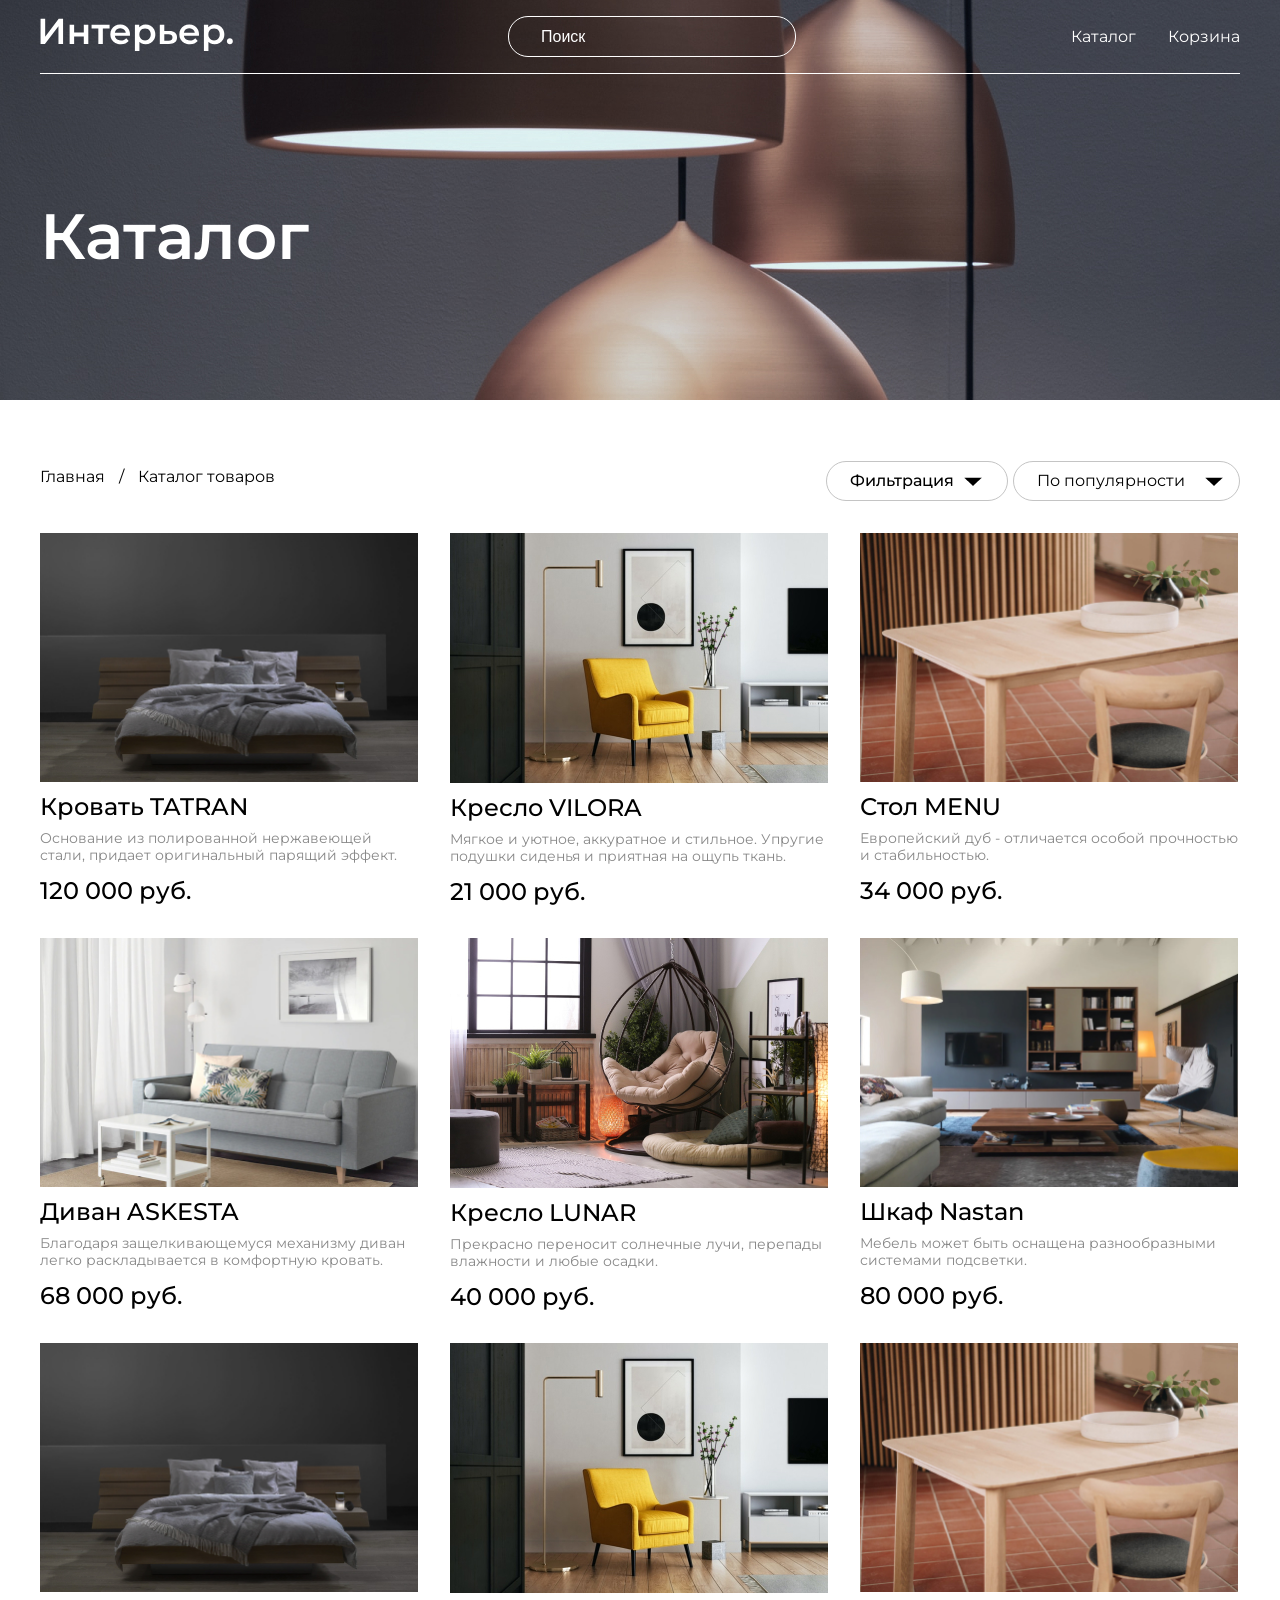
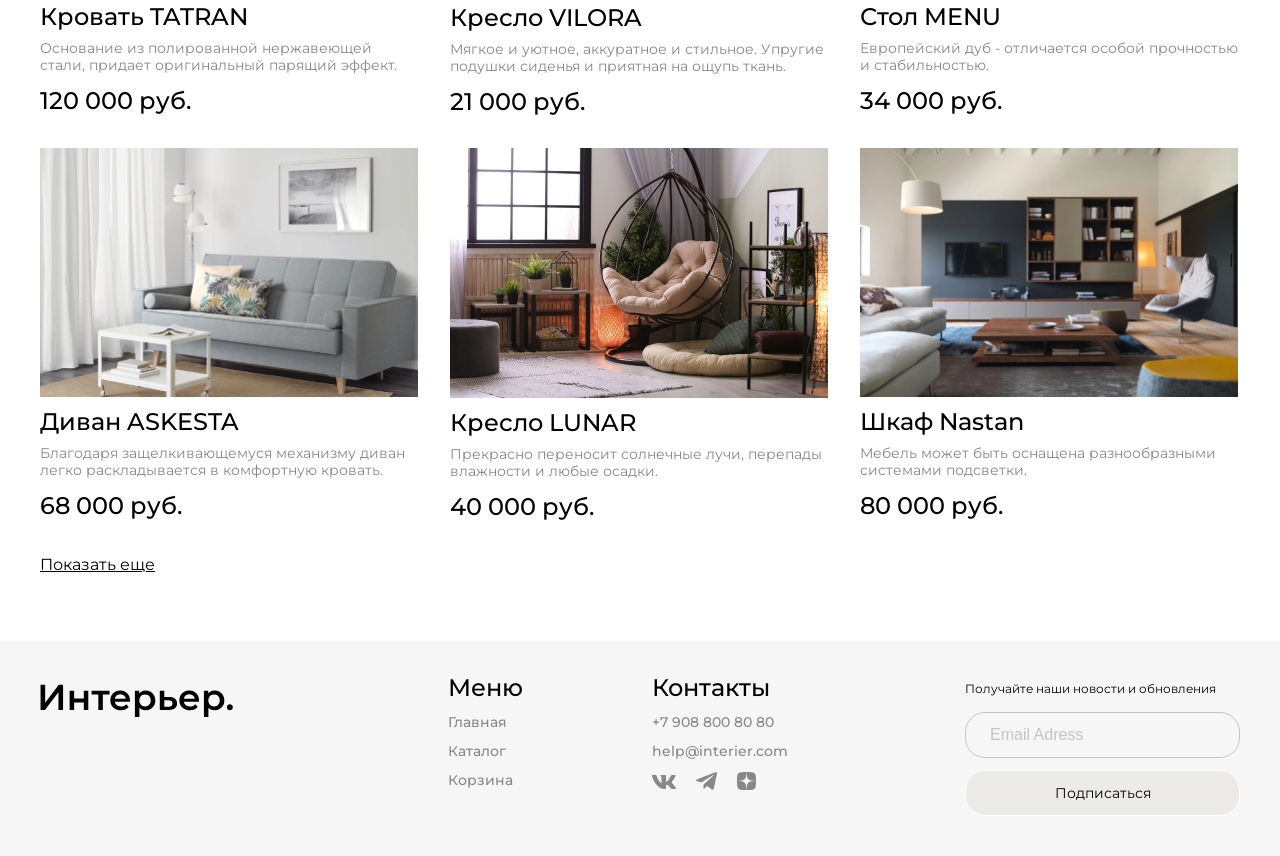
<file: catalog.html>
<!DOCTYPE html>
<html lang="en">

<head>
  <meta charset="UTF-8">
  <meta http-equiv="X-UA-Compatible" content="IE=edge">
  <meta name="viewport" content="width=device-width, initial-scale=1.0">
  <title>Catalog</title>
  <link rel="preconnect" href="https://fonts.googleapis.com">
  <link rel="preconnect" href="https://fonts.gstatic.com" crossorigin>
  <link href="https://fonts.googleapis.com/css2?family=Montserrat:ital,wght@0,100..900;1,100..900&display=swap"
    rel="stylesheet">
  <link rel="stylesheet" href="stylecatalog.css">
</head>

<body>
  <div class="top center">
    <!-- ШАПКА КАТАЛОГА-->
    <header class="header">
      <a href="index.html"><svg class="header__logo" width="193" height="33" viewBox="0 0 193 33" fill="none"
          xmlns="http://www.w3.org/2000/svg">
          <path
            d="M0.564 26V0.799998H5.172V18.692L18.708 0.799998H23.064V26H18.456V8.144L4.92 26H0.564ZM29.6256 26V6.776H34.1256V14.588H43.8096V6.776H48.3096V26H43.8096V18.404H34.1256V26H29.6256ZM58.3364 26V9.512L59.3804 10.592H51.5684V6.776H69.5684V10.592H61.7924L62.8364 9.512V26H58.3364ZM80.9528 26.252C78.8168 26.252 76.9448 25.832 75.3368 24.992C73.7528 24.128 72.5168 22.952 71.6288 21.464C70.7648 19.976 70.3328 18.284 70.3328 16.388C70.3328 14.468 70.7528 12.776 71.5928 11.312C72.4568 9.824 73.6328 8.66 75.1208 7.82C76.6328 6.98 78.3488 6.56 80.2688 6.56C82.1408 6.56 83.8088 6.968 85.2728 7.784C86.7368 8.6 87.8888 9.752 88.7288 11.24C89.5688 12.728 89.9888 14.48 89.9888 16.496C89.9888 16.688 89.9768 16.904 89.9528 17.144C89.9528 17.384 89.9408 17.612 89.9168 17.828H73.8968V14.84H87.5408L85.7768 15.776C85.8008 14.672 85.5728 13.7 85.0928 12.86C84.6128 12.02 83.9528 11.36 83.1128 10.88C82.2968 10.4 81.3488 10.16 80.2688 10.16C79.1648 10.16 78.1928 10.4 77.3528 10.88C76.5368 11.36 75.8888 12.032 75.4088 12.896C74.9528 13.736 74.7248 14.732 74.7248 15.884V16.604C74.7248 17.756 74.9888 18.776 75.5168 19.664C76.0448 20.552 76.7888 21.236 77.7488 21.716C78.7088 22.196 79.8128 22.436 81.0608 22.436C82.1408 22.436 83.1128 22.268 83.9768 21.932C84.8408 21.596 85.6088 21.068 86.2808 20.348L88.6928 23.12C87.8288 24.128 86.7368 24.908 85.4168 25.46C84.1208 25.988 82.6328 26.252 80.9528 26.252ZM105.567 26.252C104.007 26.252 102.579 25.892 101.283 25.172C100.011 24.452 98.9907 23.372 98.2227 21.932C97.4787 20.468 97.1067 18.62 97.1067 16.388C97.1067 14.132 97.4667 12.284 98.1867 10.844C98.9307 9.404 99.9387 8.336 101.211 7.64C102.483 6.92 103.935 6.56 105.567 6.56C107.463 6.56 109.131 6.968 110.571 7.784C112.035 8.6 113.187 9.74 114.027 11.204C114.891 12.668 115.323 14.396 115.323 16.388C115.323 18.38 114.891 20.12 114.027 21.608C113.187 23.072 112.035 24.212 110.571 25.028C109.131 25.844 107.463 26.252 105.567 26.252ZM94.9107 32.984V6.776H99.1947V11.312L99.0507 16.424L99.4107 21.536V32.984H94.9107ZM105.063 22.4C106.143 22.4 107.103 22.16 107.943 21.68C108.807 21.2 109.491 20.504 109.995 19.592C110.499 18.68 110.751 17.612 110.751 16.388C110.751 15.14 110.499 14.072 109.995 13.184C109.491 12.272 108.807 11.576 107.943 11.096C107.103 10.616 106.143 10.376 105.063 10.376C103.983 10.376 103.011 10.616 102.147 11.096C101.283 11.576 100.599 12.272 100.095 13.184C99.5907 14.072 99.3387 15.14 99.3387 16.388C99.3387 17.612 99.5907 18.68 100.095 19.592C100.599 20.504 101.283 21.2 102.147 21.68C103.011 22.16 103.983 22.4 105.063 22.4ZM129.449 13.112C131.921 13.112 133.805 13.664 135.101 14.768C136.397 15.872 137.045 17.432 137.045 19.448C137.045 21.536 136.325 23.168 134.885 24.344C133.445 25.496 131.417 26.06 128.801 26.036L119.801 26V6.776H124.301V13.076L129.449 13.112ZM128.405 22.724C129.725 22.748 130.733 22.472 131.429 21.896C132.125 21.32 132.473 20.48 132.473 19.376C132.473 18.272 132.125 17.48 131.429 17C130.757 16.496 129.749 16.232 128.405 16.208L124.301 16.172V22.688L128.405 22.724ZM149.965 26.252C147.829 26.252 145.957 25.832 144.349 24.992C142.765 24.128 141.529 22.952 140.641 21.464C139.777 19.976 139.345 18.284 139.345 16.388C139.345 14.468 139.765 12.776 140.605 11.312C141.469 9.824 142.645 8.66 144.133 7.82C145.645 6.98 147.361 6.56 149.281 6.56C151.153 6.56 152.821 6.968 154.285 7.784C155.749 8.6 156.901 9.752 157.741 11.24C158.581 12.728 159.001 14.48 159.001 16.496C159.001 16.688 158.989 16.904 158.965 17.144C158.965 17.384 158.953 17.612 158.929 17.828H142.909V14.84H156.553L154.789 15.776C154.813 14.672 154.585 13.7 154.105 12.86C153.625 12.02 152.965 11.36 152.125 10.88C151.309 10.4 150.361 10.16 149.281 10.16C148.177 10.16 147.205 10.4 146.365 10.88C145.549 11.36 144.901 12.032 144.421 12.896C143.965 13.736 143.737 14.732 143.737 15.884V16.604C143.737 17.756 144.001 18.776 144.529 19.664C145.057 20.552 145.801 21.236 146.761 21.716C147.721 22.196 148.825 22.436 150.073 22.436C151.153 22.436 152.125 22.268 152.989 21.932C153.853 21.596 154.621 21.068 155.293 20.348L157.705 23.12C156.841 24.128 155.749 24.908 154.429 25.46C153.133 25.988 151.645 26.252 149.965 26.252ZM174.578 26.252C173.018 26.252 171.59 25.892 170.294 25.172C169.022 24.452 168.002 23.372 167.234 21.932C166.49 20.468 166.118 18.62 166.118 16.388C166.118 14.132 166.478 12.284 167.198 10.844C167.942 9.404 168.95 8.336 170.222 7.64C171.494 6.92 172.946 6.56 174.578 6.56C176.474 6.56 178.142 6.968 179.582 7.784C181.046 8.6 182.198 9.74 183.038 11.204C183.902 12.668 184.334 14.396 184.334 16.388C184.334 18.38 183.902 20.12 183.038 21.608C182.198 23.072 181.046 24.212 179.582 25.028C178.142 25.844 176.474 26.252 174.578 26.252ZM163.922 32.984V6.776H168.206V11.312L168.062 16.424L168.422 21.536V32.984H163.922ZM174.074 22.4C175.154 22.4 176.114 22.16 176.954 21.68C177.818 21.2 178.502 20.504 179.006 19.592C179.51 18.68 179.762 17.612 179.762 16.388C179.762 15.14 179.51 14.072 179.006 13.184C178.502 12.272 177.818 11.576 176.954 11.096C176.114 10.616 175.154 10.376 174.074 10.376C172.994 10.376 172.022 10.616 171.158 11.096C170.294 11.576 169.61 12.272 169.106 13.184C168.602 14.072 168.35 15.14 168.35 16.388C168.35 17.612 168.602 18.68 169.106 19.592C169.61 20.504 170.294 21.2 171.158 21.68C172.022 22.16 172.994 22.4 174.074 22.4ZM189.865 26.252C189.049 26.252 188.353 25.976 187.777 25.424C187.201 24.848 186.913 24.128 186.913 23.264C186.913 22.352 187.201 21.632 187.777 21.104C188.353 20.552 189.049 20.276 189.865 20.276C190.681 20.276 191.377 20.552 191.953 21.104C192.529 21.632 192.817 22.352 192.817 23.264C192.817 24.128 192.529 24.848 191.953 25.424C191.377 25.976 190.681 26.252 189.865 26.252Z"
            fill="white" />
        </svg>
      </a>
      <input placeholder="Поиск" class="header__input" type="text">
      <nav class="menu">
        <a class="menu__link" href="catalog.html">Каталог</a>
        <a class="menu__link" href="bascet.html">Корзина</a>
      </nav>
      <div class="menu-mob">
        <a href="#"><svg width="20" height="19" viewBox="0 0 20 19" fill="none" xmlns="http://www.w3.org/2000/svg">
            <g clip-path="url(#clip0_310_627)">
              <path
                d="M5.7515 2.99141C4.59282 4.14838 3.91891 5.70363 3.86709 7.34023C3.81528 8.97682 4.38946 10.5716 5.47264 11.7995C6.55581 13.0275 8.06645 13.7962 9.69672 13.9491C11.2973 14.0991 12.8949 13.6444 14.1757 12.6766L17.5069 16.0085L17.5069 16.0085C17.5897 16.0914 17.6881 16.1571 17.7963 16.2019C17.9046 16.2468 18.0206 16.2698 18.1377 16.2698C18.2549 16.2698 18.3709 16.2468 18.4791 16.2019C18.5873 16.1571 18.6857 16.0914 18.7685 16.0085C18.8514 15.9257 18.9171 15.8274 18.9619 15.7191C19.0068 15.6109 19.0298 15.4949 19.0298 15.3777C19.0298 15.2606 19.0068 15.1446 18.9619 15.0363C18.9171 14.9281 18.8514 14.8298 18.7685 14.7469L18.7685 14.7469L15.4368 11.416C16.4021 10.135 16.8547 8.53846 16.7038 6.93943C16.5501 5.31054 15.7816 3.80139 14.5547 2.719C13.3277 1.63662 11.7345 1.06232 10.0992 1.11292C8.46381 1.16352 6.90917 1.83523 5.7515 2.99141ZM5.7515 2.99141L5.82216 3.06217L5.7515 2.99141ZM13.5895 4.25366C14.0271 4.68416 14.3751 5.19703 14.6135 5.76269C14.8518 6.32835 14.9758 6.93561 14.9783 7.54944C14.9808 8.16327 14.8618 8.77152 14.628 9.3391C14.3943 9.90669 14.0505 10.4224 13.6164 10.8564C13.1824 11.2905 12.6667 11.6343 12.0991 11.868C11.5315 12.1018 10.9233 12.2208 10.3094 12.2183C9.6956 12.2158 9.08834 12.0918 8.52268 11.8535C7.95702 11.6151 7.44415 11.2671 7.01365 10.8295C6.15334 9.95509 5.67341 8.77613 5.6784 7.54944C5.6834 6.32275 6.17291 5.14773 7.04032 4.28033C7.90772 3.41292 9.08274 2.92341 10.3094 2.91841C11.5361 2.91342 12.7151 3.39335 13.5895 4.25366Z"
                fill="white" stroke="white" stroke-width="0.2" />
            </g>
            <defs>
              <clipPath id="clip0_310_627">
                <rect width="19" height="19" fill="white" transform="translate(0.800537)" />
              </clipPath>
            </defs>
          </svg>
        </a>
        <a href="catalog.html"><svg width="20" height="21" viewBox="0 0 20 21" fill="none"
            xmlns="http://www.w3.org/2000/svg">
            <rect x="0.800537" y="0.900024" width="4.57143" height="4.57143" fill="white" />
            <rect x="0.800537" y="8.21436" width="4.57143" height="4.57143" fill="white" />
            <rect x="0.800537" y="15.5286" width="4.57143" height="4.57143" fill="white" />
            <rect x="8.11401" y="8.21436" width="4.57143" height="4.57143" fill="white" />
            <rect x="8.11401" y="15.5286" width="4.57143" height="4.57143" fill="white" />
            <rect x="8.11401" y="0.900024" width="4.57143" height="4.57143" fill="white" />
            <rect x="15.4285" y="8.21436" width="4.57143" height="4.57143" fill="white" />
            <rect x="15.4285" y="15.5286" width="4.57143" height="4.57143" fill="white" />
            <rect x="15.4285" y="0.900024" width="4.57143" height="4.57143" fill="white" />
          </svg>
        </a>
        <a href="bascet.html"><svg width="25" height="25" viewBox="0 0 25 25" fill="none"
            xmlns="http://www.w3.org/2000/svg">
            <path
              d="M14.5834 20.8333C15.1359 20.8333 15.6658 20.6138 16.0566 20.2231C16.4473 19.8324 16.6667 19.3025 16.6667 18.75C16.6667 18.1974 16.4473 17.6675 16.0566 17.2768C15.6658 16.8861 15.1359 16.6666 14.5834 16.6666C14.0309 16.6666 13.501 16.8861 13.1103 17.2768C12.7196 17.6675 12.5001 18.1974 12.5001 18.75C12.5001 19.3025 12.7196 19.8324 13.1103 20.2231C13.501 20.6138 14.0309 20.8333 14.5834 20.8333ZM7.29174 20.8333C7.84428 20.8333 8.37418 20.6138 8.76488 20.2231C9.15558 19.8324 9.37508 19.3025 9.37508 18.75C9.37508 18.1974 9.15558 17.6675 8.76488 17.2768C8.37418 16.8861 7.84428 16.6666 7.29174 16.6666C6.73921 16.6666 6.20931 16.8861 5.81861 17.2768C5.4279 17.6675 5.20841 18.1974 5.20841 18.75C5.20841 19.3025 5.4279 19.8324 5.81861 20.2231C6.20931 20.6138 6.73921 20.8333 7.29174 20.8333ZM20.873 6.16975C21.133 6.16136 21.3796 6.05217 21.5606 5.86525C21.7416 5.67834 21.8428 5.42836 21.8428 5.16819C21.8428 4.90801 21.7416 4.65804 21.5606 4.47112C21.3796 4.28421 21.133 4.17501 20.873 4.16663H19.674C18.7345 4.16663 17.922 4.81871 17.7178 5.73538L16.4126 11.6125C16.2084 12.5291 15.3959 13.1812 14.4563 13.1812H6.63133L5.12924 7.17079H14.8636C15.1212 7.15904 15.3644 7.04844 15.5425 6.86199C15.7206 6.67555 15.82 6.42761 15.82 6.16975C15.82 5.91189 15.7206 5.66395 15.5425 5.47751C15.3644 5.29106 15.1212 5.18046 14.8636 5.16871H5.12924C4.82473 5.16862 4.5242 5.23796 4.25051 5.37145C3.97682 5.50495 3.73716 5.69909 3.54976 5.93911C3.36236 6.17913 3.23215 6.45872 3.16903 6.75662C3.10591 7.05452 3.11154 7.36289 3.1855 7.65829L4.68758 13.6666C4.79586 14.1002 5.046 14.485 5.39821 14.7601C5.75042 15.0351 6.18447 15.1844 6.63133 15.1843H14.4563C15.368 15.1845 16.2524 14.8736 16.9636 14.3032C17.6748 13.7327 18.1701 12.9368 18.3678 12.0468L19.674 6.16975H20.873Z"
              fill="white" />
          </svg>
        </a>
      </div>
    </header>
    <section class="top__content">
      <h1 class="top__title">Каталог</h1>
    </section>
  </div>
  <div class="catalog-menu center">
    <!-- МЕНЮ КАТАЛОГА-->
    <nav class="catalog-menu__nav">
      <a class="catalog-menu__link" href="index.html">Главная</a>
      <span class="catalog-menu__text"> / </span>
      <a class="catalog-menu__link" href="catalog.html">Каталог товаров</a>
    </nav>
    <div class="catalog-menu__buttons">
      <!-- ВЫПАДАЮЩЕЕ МЕНЮ!!!-->
      <details class="details"> 
        <!-- Фильтрация 1-->
        <summary class="summary">Фильтрация</summary>
        <div class="container center">
          <div class="filter-wrapper">
            <form class="filtering-form" action="#" method="get">
              <div class="filtering-form__content-wrapper">
                <fieldset class="filtering-form__fieldset">
                  <legend class="filtering-form__legend">Сроки доставки</legend>
                  <div class="radio">
                    <input class="radio__input" type="radio" id="any" name="delivery-time" value="any" checked>
                    <label class="radio__label" for="any">Неважно</label>
                  </div>
                  <div class="radio">
                    <input class="radio__input" type="radio" id="today" name="delivery-time" value="today">
                    <label class="radio__label" for="today">Сегодня</label>
                  </div>
                  <div class="radio">
                    <input class="radio__input" type="radio" id="tomorrow" name="delivery-time" value="tomorrow">
                    <label class="radio__label" for="tomorrow">Завтра</label>
                  </div>
                  <div class="radio">
                    <input class="radio__input" type="radio" id="three-days" name="delivery-time" value="three-days">
                    <label class="radio__label" for="three-days">До 3 дней</label>
                  </div>
                  <div class="radio">
                    <input class="radio__input" type="radio" id="seven-days" name="delivery-time" value="seven-days">
                    <label class="radio__label" for="seven-days">До 7 дней</label>
                  </div>
                </fieldset>

                <fieldset class="filtering-form__fieldset">
                  <legend class="filtering-form__legend">Цена</legend>
                  <div class="range">
                    <label class="range__label">от 0 руб. до 100000 руб.</label>
                    <div class="range__slider">
                      <input class="range__input range__input--min" name="range_1" type="range" min="1" max="100000"
                        value="1">
                      <input class="range__input range__input--max" name="range_1" type="range" min="1" max="100000"
                        value="100000">
                    </div>
                  </div>
                </fieldset>

                <fieldset class="filtering-form__fieldset">
                  <legend class="filtering-form__legend">Цвет</legend>
                  <div class="color-options">
                    <div class="checkbox color-options__checkbox">
                      <input class="checkbox__input" type="checkbox" id="color-white">
                      <label class="checkbox__label checkbox__label--white" for="color-white"></label>
                    </div>
                    <div class="checkbox color-options__checkbox">
                      <input class="checkbox__input" type="checkbox" id="color-black">
                      <label class="checkbox__label checkbox__label--black" for="color-black"></label>
                    </div>
                    <div class="checkbox color-options__checkbox">
                      <input class="checkbox__input" type="checkbox" id="color-grey">
                      <label class="checkbox__label checkbox__label--grey" for="color-grey"></label>
                    </div>
                    <div class="checkbox color-options__checkbox">
                      <input class="checkbox__input" type="checkbox" id="color-red">
                      <label class="checkbox__label checkbox__label--red" for="color-red"></label>
                    </div>
                    <div class="checkbox color-options__checkbox">
                      <input class="checkbox__input" type="checkbox" id="color-orange" checked>
                      <label class="checkbox__label checkbox__label--orange" for="color-orange"></label>
                    </div>
                    <div class="checkbox color-options__checkbox">
                      <input class="checkbox__input" type="checkbox" id="color-yellow" checked>
                      <label class="checkbox__label checkbox__label--yellow" for="color-yellow"></label>
                    </div>
                    <div class="checkbox color-options__checkbox">
                      <input class="checkbox__input" type="checkbox" id="color-green">
                      <label class="checkbox__label checkbox__label--green" for="color-green"></label>
                    </div>
                    <div class="checkbox color-options__checkbox">
                      <input class="checkbox__input" type="checkbox" id="color-teal">
                      <label class="checkbox__label checkbox__label--teal" for="color-teal"></label>
                    </div>
                    <div class="checkbox color-options__checkbox">
                      <input class="checkbox__input" type="checkbox" id="color-light-blue">
                      <label class="checkbox__label checkbox__label--light-blue" for="color-light-blue"></label>
                    </div>
                    <div class="checkbox color-options__checkbox">
                      <input class="checkbox__input" type="checkbox" id="color-blue">
                      <label class="checkbox__label checkbox__label--blue" for="color-blue"></label>
                    </div>
                    <div class="checkbox color-options__checkbox">
                      <input class="checkbox__input" type="checkbox" id="color-purple">
                      <label class="checkbox__label checkbox__label--purple" for="color-purple"></label>
                    </div>
                    <div class="checkbox color-options__checkbox">
                      <input class="checkbox__input" type="checkbox" id="color-violet">
                      <label class="checkbox__label checkbox__label--violet" for="color-violet"></label>
                    </div>
                    <div class="checkbox color-options__checkbox">
                      <input class="checkbox__input" type="checkbox" id="color-lavender" checked>
                      <label class="checkbox__label checkbox__label--lavender" for="color-lavender"></label>
                    </div>
                    <div class="checkbox color-options__checkbox">
                      <input class="checkbox__input" type="checkbox" id="color-pink">
                      <label class="checkbox__label checkbox__label--pink" for="color-pink"></label>
                    </div>
                  </div>
                </fieldset>

                <fieldset class="filtering-form__fieldset filtering-form__fieldset--type">
                  <legend class="filtering-form__legend">Тип комнаты</legend>
                  <div class="checkbox">
                    <input class="checkbox__input" type="checkbox" id="kitchen-dining" name="room-type"
                      value="kitchen-dining" checked>
                    <label class="checkbox__label" for="kitchen-dining">Кухня и столовая</label>
                  </div>
                  <div class="checkbox">
                    <input class="checkbox__input" type="checkbox" id="bathroom" name="room-type" value="bathroom"
                      checked>
                    <label class="checkbox__label" for="bathroom">Ванная комната</label>
                  </div>
                  <div class="checkbox">
                    <input class="checkbox__input" type="checkbox" id="kids-room" name="room-type" value="kids-room">
                    <label class="checkbox__label" for="kids-room">Детская комната</label>
                  </div>
                  <div class="checkbox">
                    <input class="checkbox__input" type="checkbox" id="home-office" name="room-type"
                      value="home-office">
                    <label class="checkbox__label" for="home-office">Домашний офис</label>
                  </div>
                  <div class="checkbox">
                    <input class="checkbox__input" type="checkbox" id="living-room" name="room-type"
                      value="living-room">
                    <label class="checkbox__label" for="living-room">Гостинная</label>
                  </div>
                  <div class="checkbox">
                    <input class="checkbox__input" type="checkbox" id="hallway" name="room-type" value="hallway">
                    <label class="checkbox__label" for="hallway">Прихожая</label>
                  </div>
                  <div class="checkbox">
                    <input class="checkbox__input" type="checkbox" id="bedroom" name="room-type" value="bedroom">
                    <label class="checkbox__label" for="bedroom">Спальня</label>
                  </div>
                  <div class="checkbox">
                    <input class="checkbox__input" type="checkbox" id="wardrobe" name="room-type" value="wardrobe">
                    <label class="checkbox__label" for="wardrobe">Гардероб</label>
                  </div>
                  <div class="checkbox">
                    <input class="checkbox__input" type="checkbox" id="country-house" name="room-type"
                      value="country-house">
                    <label class="checkbox__label" for="country-house">Дача</label>
                  </div>
                  <div class="checkbox">
                    <input class="checkbox__input" type="checkbox" id="light" name="room-type" value="light">
                    <label class="checkbox__label" for="light">Свет</label>
                  </div>
                </fieldset>
              </div>

              <button type="submit" class="filtering-form__button button">Применить</button>
            </form>
          </div>
        </div>
      </details> 
      <!-- Фильтрация 2-->
      <select class="catalog-menu__filter catalog-menu__filter_select">
        <option value="">По популярности</option>
        <option value="">Cперва новые</option>
        <option value="">Cначала дешевле</option>
        <option value="">Cначала дороже</option>
        <option value="">По рейтингу</option>
      </select>
    </div>
  </div>
  <div class="product-box center">
    <!-- КАТАЛОГ ТОВАРОВ -->
    <div class="product-box__content">
      <!--Товар-->
      <article class="product product_anime">
        <img src="img.catalog/tatran.jpg" alt="tatran" class="product__img">
        <div class="product__icons">
          <!--сумочка и сердечко на товаре-->
          <svg class="product__icon-right" width="24" height="24" viewBox="0 0 24 24" fill="none"
            xmlns="http://www.w3.org/2000/svg">
            <path
              d="M12 21C11.355 20.428 10.626 19.833 9.85499 19.2H9.84499C7.12999 16.98 4.05299 14.468 2.69399 11.458C2.24751 10.4997 2.0109 9.45713 1.99998 8.4C1.997 6.94949 2.57876 5.55899 3.6138 4.54277C4.64884 3.52655 6.04978 2.9704 7.49999 3C8.68062 3.00187 9.83583 3.34308 10.828 3.983C11.264 4.26597 11.6584 4.60826 12 5C12.3435 4.6098 12.738 4.26771 13.173 3.983C14.1647 3.34296 15.3197 3.00172 16.5 3C17.9502 2.9704 19.3511 3.52655 20.3862 4.54277C21.4212 5.55899 22.003 6.94949 22 8.4C21.9898 9.45882 21.7532 10.5032 21.306 11.463C19.947 14.473 16.871 16.984 14.156 19.2L14.146 19.208C13.374 19.837 12.646 20.432 12.001 21.008L12 21ZM7.49999 5C6.5685 4.98835 5.67006 5.34485 4.99999 5.992C4.35438 6.62617 3.99355 7.49505 3.99991 8.4C4.01132 9.1705 4.18582 9.92985 4.51199 10.628C5.1535 11.9267 6.0191 13.1021 7.06899 14.1C8.05999 15.1 9.19999 16.068 10.186 16.882C10.459 17.107 10.737 17.334 11.015 17.561L11.19 17.704C11.457 17.922 11.733 18.148 12 18.37L12.013 18.358L12.019 18.353H12.025L12.034 18.346H12.039H12.044L12.062 18.331L12.103 18.298L12.11 18.292L12.121 18.284H12.127L12.136 18.276L12.8 17.731L12.974 17.588C13.255 17.359 13.533 17.132 13.806 16.907C14.792 16.093 15.933 15.126 16.924 14.121C17.974 13.1236 18.8397 11.9485 19.481 10.65C19.8131 9.9458 19.9901 9.17851 20 8.4C20.0042 7.49784 19.6435 6.6323 19 6C18.3312 5.34992 17.4326 4.99049 16.5 5C15.3619 4.99033 14.2739 5.46737 13.51 6.311L12 8.051L10.49 6.311C9.72606 5.46737 8.63807 4.99033 7.49999 5Z"
              fill="#C4C4C4" />
          </svg>

          <svg class="product__icon-left" width="24" height="24" viewBox="0 0 24 24" fill="none"
            xmlns="http://www.w3.org/2000/svg">
            <g clip-path="url(#clip0_196_498)">
              <path
                d="M7 8V6C7 4.67916 7.07093 2.93397 8 2C8.92908 1.06603 10.6861 1 12 1C13.3139 1 15.0709 1.06603 16 2C16.9291 2.93397 17 4.67916 17 6V8H20C20.2628 8 20.8142 7.81321 21 8C21.1858 8.18679 21 8.73583 21 9V21C21 21.2642 21.1858 21.8132 21 22C20.8142 22.1868 20.2628 22 20 22H4C3.73722 22 3.18582 22.1868 3 22C2.81419 21.8132 3 21.2642 3 21V9C3 8.73583 2.81419 8.18679 3 8C3.18582 7.81321 3.73722 8 4 8H7ZM7 10H5V20H19V10H17V12H15V10H9V12H7V10ZM9 8H15V6C15 5.2075 14.5575 4.56038 14 4C13.4426 3.43962 12.7884 3 12 3C11.2117 3 10.5575 3.43962 10 4C9.44256 4.56038 9 5.2075 9 6V8Z"
                fill="#C4C4C4" />
            </g>
            <defs>
              <clipPath id="clip0_196_497">
                <rect width="24" height="24" fill="white" />
              </clipPath>
            </defs>
          </svg>
        </div>
        <a class="product__name" href="tatran.html">Кровать TATRAN</a>
        <p class="product__text">Основание из полированной нержавеющей стали, придает оригинальный парящий эффект.</p>
        <div class="product__box-price">
          <span class="product__price">120 000 руб.</span>
        </div>
      </article> 

      <!--Товар-->
      <article class="product product_anime">
        <img src="img.catalog/vilora.jpg" alt="vilora" class="product__img">
        <div class="product__icons">
          <!--сумочка и сердечко на товаре-->
          <svg class="product__icon-right" width="24" height="24" viewBox="0 0 24 24" fill="none"
            xmlns="http://www.w3.org/2000/svg">
            <path
              d="M12 21C11.355 20.428 10.626 19.833 9.85499 19.2H9.84499C7.12999 16.98 4.05299 14.468 2.69399 11.458C2.24751 10.4997 2.0109 9.45713 1.99998 8.4C1.997 6.94949 2.57876 5.55899 3.6138 4.54277C4.64884 3.52655 6.04978 2.9704 7.49999 3C8.68062 3.00187 9.83583 3.34308 10.828 3.983C11.264 4.26597 11.6584 4.60826 12 5C12.3435 4.6098 12.738 4.26771 13.173 3.983C14.1647 3.34296 15.3197 3.00172 16.5 3C17.9502 2.9704 19.3511 3.52655 20.3862 4.54277C21.4212 5.55899 22.003 6.94949 22 8.4C21.9898 9.45882 21.7532 10.5032 21.306 11.463C19.947 14.473 16.871 16.984 14.156 19.2L14.146 19.208C13.374 19.837 12.646 20.432 12.001 21.008L12 21ZM7.49999 5C6.5685 4.98835 5.67006 5.34485 4.99999 5.992C4.35438 6.62617 3.99355 7.49505 3.99991 8.4C4.01132 9.1705 4.18582 9.92985 4.51199 10.628C5.1535 11.9267 6.0191 13.1021 7.06899 14.1C8.05999 15.1 9.19999 16.068 10.186 16.882C10.459 17.107 10.737 17.334 11.015 17.561L11.19 17.704C11.457 17.922 11.733 18.148 12 18.37L12.013 18.358L12.019 18.353H12.025L12.034 18.346H12.039H12.044L12.062 18.331L12.103 18.298L12.11 18.292L12.121 18.284H12.127L12.136 18.276L12.8 17.731L12.974 17.588C13.255 17.359 13.533 17.132 13.806 16.907C14.792 16.093 15.933 15.126 16.924 14.121C17.974 13.1236 18.8397 11.9485 19.481 10.65C19.8131 9.9458 19.9901 9.17851 20 8.4C20.0042 7.49784 19.6435 6.6323 19 6C18.3312 5.34992 17.4326 4.99049 16.5 5C15.3619 4.99033 14.2739 5.46737 13.51 6.311L12 8.051L10.49 6.311C9.72606 5.46737 8.63807 4.99033 7.49999 5Z"
              fill="#C4C4C4" />
          </svg>

          <svg class="product__icon-left" width="24" height="24" viewBox="0 0 24 24" fill="none"
            xmlns="http://www.w3.org/2000/svg">
            <g clip-path="url(#clip0_196_496)">
              <path
                d="M7 8V6C7 4.67916 7.07093 2.93397 8 2C8.92908 1.06603 10.6861 1 12 1C13.3139 1 15.0709 1.06603 16 2C16.9291 2.93397 17 4.67916 17 6V8H20C20.2628 8 20.8142 7.81321 21 8C21.1858 8.18679 21 8.73583 21 9V21C21 21.2642 21.1858 21.8132 21 22C20.8142 22.1868 20.2628 22 20 22H4C3.73722 22 3.18582 22.1868 3 22C2.81419 21.8132 3 21.2642 3 21V9C3 8.73583 2.81419 8.18679 3 8C3.18582 7.81321 3.73722 8 4 8H7ZM7 10H5V20H19V10H17V12H15V10H9V12H7V10ZM9 8H15V6C15 5.2075 14.5575 4.56038 14 4C13.4426 3.43962 12.7884 3 12 3C11.2117 3 10.5575 3.43962 10 4C9.44256 4.56038 9 5.2075 9 6V8Z"
                fill="#C4C4C4" />
            </g>
            <defs>
              <clipPath id="clip0_196_495">
                <rect width="24" height="24" fill="white" />
              </clipPath>
            </defs>
          </svg>
        </div>
        <a class="product__name" href="vilora.html">Кресло VILORA</a>
        <p class="product__text">Мягкое и уютное, аккуратное и стильное. Упругие подушки сиденья и приятная на ощупь
          ткань. </p>
        <div class="product__box-price">
          <span class="product__price">21 000 руб.</span>
        </div>
      </article>
 
      <!--Товар-->
      <article class="product product_anime">
        <img src="img.catalog/menu.jpg" alt="menu" class="product__img">
        <div class="product__icons">
          <!--сумочка и сердечко на товаре-->
          <svg class="product__icon-right" width="24" height="24" viewBox="0 0 24 24" fill="none"
            xmlns="http://www.w3.org/2000/svg">
            <path
              d="M12 21C11.355 20.428 10.626 19.833 9.85499 19.2H9.84499C7.12999 16.98 4.05299 14.468 2.69399 11.458C2.24751 10.4997 2.0109 9.45713 1.99998 8.4C1.997 6.94949 2.57876 5.55899 3.6138 4.54277C4.64884 3.52655 6.04978 2.9704 7.49999 3C8.68062 3.00187 9.83583 3.34308 10.828 3.983C11.264 4.26597 11.6584 4.60826 12 5C12.3435 4.6098 12.738 4.26771 13.173 3.983C14.1647 3.34296 15.3197 3.00172 16.5 3C17.9502 2.9704 19.3511 3.52655 20.3862 4.54277C21.4212 5.55899 22.003 6.94949 22 8.4C21.9898 9.45882 21.7532 10.5032 21.306 11.463C19.947 14.473 16.871 16.984 14.156 19.2L14.146 19.208C13.374 19.837 12.646 20.432 12.001 21.008L12 21ZM7.49999 5C6.5685 4.98835 5.67006 5.34485 4.99999 5.992C4.35438 6.62617 3.99355 7.49505 3.99991 8.4C4.01132 9.1705 4.18582 9.92985 4.51199 10.628C5.1535 11.9267 6.0191 13.1021 7.06899 14.1C8.05999 15.1 9.19999 16.068 10.186 16.882C10.459 17.107 10.737 17.334 11.015 17.561L11.19 17.704C11.457 17.922 11.733 18.148 12 18.37L12.013 18.358L12.019 18.353H12.025L12.034 18.346H12.039H12.044L12.062 18.331L12.103 18.298L12.11 18.292L12.121 18.284H12.127L12.136 18.276L12.8 17.731L12.974 17.588C13.255 17.359 13.533 17.132 13.806 16.907C14.792 16.093 15.933 15.126 16.924 14.121C17.974 13.1236 18.8397 11.9485 19.481 10.65C19.8131 9.9458 19.9901 9.17851 20 8.4C20.0042 7.49784 19.6435 6.6323 19 6C18.3312 5.34992 17.4326 4.99049 16.5 5C15.3619 4.99033 14.2739 5.46737 13.51 6.311L12 8.051L10.49 6.311C9.72606 5.46737 8.63807 4.99033 7.49999 5Z"
              fill="#C4C4C4" />
          </svg>

          <svg class="product__icon-left" width="24" height="24" viewBox="0 0 24 24" fill="none"
            xmlns="http://www.w3.org/2000/svg">
            <g clip-path="url(#clip0_196_494)">
              <path
                d="M7 8V6C7 4.67916 7.07093 2.93397 8 2C8.92908 1.06603 10.6861 1 12 1C13.3139 1 15.0709 1.06603 16 2C16.9291 2.93397 17 4.67916 17 6V8H20C20.2628 8 20.8142 7.81321 21 8C21.1858 8.18679 21 8.73583 21 9V21C21 21.2642 21.1858 21.8132 21 22C20.8142 22.1868 20.2628 22 20 22H4C3.73722 22 3.18582 22.1868 3 22C2.81419 21.8132 3 21.2642 3 21V9C3 8.73583 2.81419 8.18679 3 8C3.18582 7.81321 3.73722 8 4 8H7ZM7 10H5V20H19V10H17V12H15V10H9V12H7V10ZM9 8H15V6C15 5.2075 14.5575 4.56038 14 4C13.4426 3.43962 12.7884 3 12 3C11.2117 3 10.5575 3.43962 10 4C9.44256 4.56038 9 5.2075 9 6V8Z"
                fill="#C4C4C4" />
            </g>
            <defs>
              <clipPath id="clip0_196_493">
                <rect width="24" height="24" fill="white" />
              </clipPath>
            </defs>
          </svg>
        </div>
        <a class="product__name" href="menu.html">Стол MENU</a>
        <p class="product__text">Европейский дуб - отличается особой прочностью и стабильностью.</p>
        <div class="product__box-price">
          <span class="product__price">34 000 руб.</span>
        </div>
      </article> 

      <!--Товар-->
      <article class="product product_anime">
        <img src="img.catalog/askesta.jpg" alt="askesta" class="product__img">
        <div class="product__icons">
          <!--сумочка и сердечко на товаре-->
          <svg class="product__icon-right" width="24" height="24" viewBox="0 0 24 24" fill="none"
            xmlns="http://www.w3.org/2000/svg">
            <path
              d="M12 21C11.355 20.428 10.626 19.833 9.85499 19.2H9.84499C7.12999 16.98 4.05299 14.468 2.69399 11.458C2.24751 10.4997 2.0109 9.45713 1.99998 8.4C1.997 6.94949 2.57876 5.55899 3.6138 4.54277C4.64884 3.52655 6.04978 2.9704 7.49999 3C8.68062 3.00187 9.83583 3.34308 10.828 3.983C11.264 4.26597 11.6584 4.60826 12 5C12.3435 4.6098 12.738 4.26771 13.173 3.983C14.1647 3.34296 15.3197 3.00172 16.5 3C17.9502 2.9704 19.3511 3.52655 20.3862 4.54277C21.4212 5.55899 22.003 6.94949 22 8.4C21.9898 9.45882 21.7532 10.5032 21.306 11.463C19.947 14.473 16.871 16.984 14.156 19.2L14.146 19.208C13.374 19.837 12.646 20.432 12.001 21.008L12 21ZM7.49999 5C6.5685 4.98835 5.67006 5.34485 4.99999 5.992C4.35438 6.62617 3.99355 7.49505 3.99991 8.4C4.01132 9.1705 4.18582 9.92985 4.51199 10.628C5.1535 11.9267 6.0191 13.1021 7.06899 14.1C8.05999 15.1 9.19999 16.068 10.186 16.882C10.459 17.107 10.737 17.334 11.015 17.561L11.19 17.704C11.457 17.922 11.733 18.148 12 18.37L12.013 18.358L12.019 18.353H12.025L12.034 18.346H12.039H12.044L12.062 18.331L12.103 18.298L12.11 18.292L12.121 18.284H12.127L12.136 18.276L12.8 17.731L12.974 17.588C13.255 17.359 13.533 17.132 13.806 16.907C14.792 16.093 15.933 15.126 16.924 14.121C17.974 13.1236 18.8397 11.9485 19.481 10.65C19.8131 9.9458 19.9901 9.17851 20 8.4C20.0042 7.49784 19.6435 6.6323 19 6C18.3312 5.34992 17.4326 4.99049 16.5 5C15.3619 4.99033 14.2739 5.46737 13.51 6.311L12 8.051L10.49 6.311C9.72606 5.46737 8.63807 4.99033 7.49999 5Z"
              fill="#C4C4C4" />
          </svg>

          <svg class="product__icon-left" width="24" height="24" viewBox="0 0 24 24" fill="none"
            xmlns="http://www.w3.org/2000/svg">
            <g clip-path="url(#clip0_196_492)">
              <path
                d="M7 8V6C7 4.67916 7.07093 2.93397 8 2C8.92908 1.06603 10.6861 1 12 1C13.3139 1 15.0709 1.06603 16 2C16.9291 2.93397 17 4.67916 17 6V8H20C20.2628 8 20.8142 7.81321 21 8C21.1858 8.18679 21 8.73583 21 9V21C21 21.2642 21.1858 21.8132 21 22C20.8142 22.1868 20.2628 22 20 22H4C3.73722 22 3.18582 22.1868 3 22C2.81419 21.8132 3 21.2642 3 21V9C3 8.73583 2.81419 8.18679 3 8C3.18582 7.81321 3.73722 8 4 8H7ZM7 10H5V20H19V10H17V12H15V10H9V12H7V10ZM9 8H15V6C15 5.2075 14.5575 4.56038 14 4C13.4426 3.43962 12.7884 3 12 3C11.2117 3 10.5575 3.43962 10 4C9.44256 4.56038 9 5.2075 9 6V8Z"
                fill="#C4C4C4" />
            </g>
            <defs>
              <clipPath id="clip0_196_491">
                <rect width="24" height="24" fill="white" />
              </clipPath>
            </defs>
          </svg>
        </div>
        <a class="product__name" href="askesta.html">Диван ASKESTA</a>
        <p class="product__text">Благодаря защелкивающемуся механизму диван легко раскладывается в комфортную кровать.
        </p>
        <div class="product__box-price">
          <span class="product__price">68 000 руб.</span>
        </div>
      </article> 

      <!--Товар-->
      <article class="product product_anime">
        <img src="img.catalog/lunar.jpg" alt="lunar" class="product__img">
        <div class="product__icons">
          <!--сумочка и сердечко на товаре-->
          <svg class="product__icon-right" width="24" height="24" viewBox="0 0 24 24" fill="none"
            xmlns="http://www.w3.org/2000/svg">
            <path
              d="M12 21C11.355 20.428 10.626 19.833 9.85499 19.2H9.84499C7.12999 16.98 4.05299 14.468 2.69399 11.458C2.24751 10.4997 2.0109 9.45713 1.99998 8.4C1.997 6.94949 2.57876 5.55899 3.6138 4.54277C4.64884 3.52655 6.04978 2.9704 7.49999 3C8.68062 3.00187 9.83583 3.34308 10.828 3.983C11.264 4.26597 11.6584 4.60826 12 5C12.3435 4.6098 12.738 4.26771 13.173 3.983C14.1647 3.34296 15.3197 3.00172 16.5 3C17.9502 2.9704 19.3511 3.52655 20.3862 4.54277C21.4212 5.55899 22.003 6.94949 22 8.4C21.9898 9.45882 21.7532 10.5032 21.306 11.463C19.947 14.473 16.871 16.984 14.156 19.2L14.146 19.208C13.374 19.837 12.646 20.432 12.001 21.008L12 21ZM7.49999 5C6.5685 4.98835 5.67006 5.34485 4.99999 5.992C4.35438 6.62617 3.99355 7.49505 3.99991 8.4C4.01132 9.1705 4.18582 9.92985 4.51199 10.628C5.1535 11.9267 6.0191 13.1021 7.06899 14.1C8.05999 15.1 9.19999 16.068 10.186 16.882C10.459 17.107 10.737 17.334 11.015 17.561L11.19 17.704C11.457 17.922 11.733 18.148 12 18.37L12.013 18.358L12.019 18.353H12.025L12.034 18.346H12.039H12.044L12.062 18.331L12.103 18.298L12.11 18.292L12.121 18.284H12.127L12.136 18.276L12.8 17.731L12.974 17.588C13.255 17.359 13.533 17.132 13.806 16.907C14.792 16.093 15.933 15.126 16.924 14.121C17.974 13.1236 18.8397 11.9485 19.481 10.65C19.8131 9.9458 19.9901 9.17851 20 8.4C20.0042 7.49784 19.6435 6.6323 19 6C18.3312 5.34992 17.4326 4.99049 16.5 5C15.3619 4.99033 14.2739 5.46737 13.51 6.311L12 8.051L10.49 6.311C9.72606 5.46737 8.63807 4.99033 7.49999 5Z"
              fill="#C4C4C4" />
          </svg>

          <svg class="product__icon-left" width="24" height="24" viewBox="0 0 24 24" fill="none"
            xmlns="http://www.w3.org/2000/svg">
            <g clip-path="url(#clip0_196_490)">
              <path
                d="M7 8V6C7 4.67916 7.07093 2.93397 8 2C8.92908 1.06603 10.6861 1 12 1C13.3139 1 15.0709 1.06603 16 2C16.9291 2.93397 17 4.67916 17 6V8H20C20.2628 8 20.8142 7.81321 21 8C21.1858 8.18679 21 8.73583 21 9V21C21 21.2642 21.1858 21.8132 21 22C20.8142 22.1868 20.2628 22 20 22H4C3.73722 22 3.18582 22.1868 3 22C2.81419 21.8132 3 21.2642 3 21V9C3 8.73583 2.81419 8.18679 3 8C3.18582 7.81321 3.73722 8 4 8H7ZM7 10H5V20H19V10H17V12H15V10H9V12H7V10ZM9 8H15V6C15 5.2075 14.5575 4.56038 14 4C13.4426 3.43962 12.7884 3 12 3C11.2117 3 10.5575 3.43962 10 4C9.44256 4.56038 9 5.2075 9 6V8Z"
                fill="#C4C4C4" />
            </g>
            <defs>
              <clipPath id="clip0_196_489">
                <rect width="24" height="24" fill="white" />
              </clipPath>
            </defs>
          </svg>
        </div>
        <a class="product__name" href="lunar.html">Кресло LUNAR</a>
        <p class="product__text">Прекрасно переносит солнечные лучи, перепады влажности и любые осадки.</p>
        <div class="product__box-price">
          <span class="product__price">40 000 руб.</span>
        </div>
      </article>
 
      <!--Товар-->
      <article class="product product_anime">
        <img src="img.catalog/nastan.jpg" alt="nastan" class="product__img">
        <div class="product__icons">
          <!--сумочка и сердечко на товаре-->
          <svg class="product__icon-right" width="24" height="24" viewBox="0 0 24 24" fill="none"
            xmlns="http://www.w3.org/2000/svg">
            <path
              d="M12 21C11.355 20.428 10.626 19.833 9.85499 19.2H9.84499C7.12999 16.98 4.05299 14.468 2.69399 11.458C2.24751 10.4997 2.0109 9.45713 1.99998 8.4C1.997 6.94949 2.57876 5.55899 3.6138 4.54277C4.64884 3.52655 6.04978 2.9704 7.49999 3C8.68062 3.00187 9.83583 3.34308 10.828 3.983C11.264 4.26597 11.6584 4.60826 12 5C12.3435 4.6098 12.738 4.26771 13.173 3.983C14.1647 3.34296 15.3197 3.00172 16.5 3C17.9502 2.9704 19.3511 3.52655 20.3862 4.54277C21.4212 5.55899 22.003 6.94949 22 8.4C21.9898 9.45882 21.7532 10.5032 21.306 11.463C19.947 14.473 16.871 16.984 14.156 19.2L14.146 19.208C13.374 19.837 12.646 20.432 12.001 21.008L12 21ZM7.49999 5C6.5685 4.98835 5.67006 5.34485 4.99999 5.992C4.35438 6.62617 3.99355 7.49505 3.99991 8.4C4.01132 9.1705 4.18582 9.92985 4.51199 10.628C5.1535 11.9267 6.0191 13.1021 7.06899 14.1C8.05999 15.1 9.19999 16.068 10.186 16.882C10.459 17.107 10.737 17.334 11.015 17.561L11.19 17.704C11.457 17.922 11.733 18.148 12 18.37L12.013 18.358L12.019 18.353H12.025L12.034 18.346H12.039H12.044L12.062 18.331L12.103 18.298L12.11 18.292L12.121 18.284H12.127L12.136 18.276L12.8 17.731L12.974 17.588C13.255 17.359 13.533 17.132 13.806 16.907C14.792 16.093 15.933 15.126 16.924 14.121C17.974 13.1236 18.8397 11.9485 19.481 10.65C19.8131 9.9458 19.9901 9.17851 20 8.4C20.0042 7.49784 19.6435 6.6323 19 6C18.3312 5.34992 17.4326 4.99049 16.5 5C15.3619 4.99033 14.2739 5.46737 13.51 6.311L12 8.051L10.49 6.311C9.72606 5.46737 8.63807 4.99033 7.49999 5Z"
              fill="#C4C4C4" />
          </svg>

          <svg class="product__icon-left" width="24" height="24" viewBox="0 0 24 24" fill="none"
            xmlns="http://www.w3.org/2000/svg">
            <g clip-path="url(#clip0_196_488)">
              <path
                d="M7 8V6C7 4.67916 7.07093 2.93397 8 2C8.92908 1.06603 10.6861 1 12 1C13.3139 1 15.0709 1.06603 16 2C16.9291 2.93397 17 4.67916 17 6V8H20C20.2628 8 20.8142 7.81321 21 8C21.1858 8.18679 21 8.73583 21 9V21C21 21.2642 21.1858 21.8132 21 22C20.8142 22.1868 20.2628 22 20 22H4C3.73722 22 3.18582 22.1868 3 22C2.81419 21.8132 3 21.2642 3 21V9C3 8.73583 2.81419 8.18679 3 8C3.18582 7.81321 3.73722 8 4 8H7ZM7 10H5V20H19V10H17V12H15V10H9V12H7V10ZM9 8H15V6C15 5.2075 14.5575 4.56038 14 4C13.4426 3.43962 12.7884 3 12 3C11.2117 3 10.5575 3.43962 10 4C9.44256 4.56038 9 5.2075 9 6V8Z"
                fill="#C4C4C4" />
            </g>
            <defs>
              <clipPath id="clip0_196_487">
                <rect width="24" height="24" fill="white" />
              </clipPath>
            </defs>
          </svg>
        </div>
        <a class="product__name" href="nastan.html">Шкаф Nastan</a>
        <p class="product__text">Мебель может быть оснащена разнообразными системами подсветки.</p>
        <div class="product__box-price">
          <span class="product__price">80 000 руб.</span>
        </div>
      </article>
 
      <!--Товар-->
      <article class="product product_anime">
        <img src="img.catalog/tatran.jpg" alt="tatran" class="product__img">
        <div class="product__icons">
          <!--сумочка и сердечко на товаре-->
          <svg class="product__icon-right" width="24" height="24" viewBox="0 0 24 24" fill="none"
            xmlns="http://www.w3.org/2000/svg">
            <path
              d="M12 21C11.355 20.428 10.626 19.833 9.85499 19.2H9.84499C7.12999 16.98 4.05299 14.468 2.69399 11.458C2.24751 10.4997 2.0109 9.45713 1.99998 8.4C1.997 6.94949 2.57876 5.55899 3.6138 4.54277C4.64884 3.52655 6.04978 2.9704 7.49999 3C8.68062 3.00187 9.83583 3.34308 10.828 3.983C11.264 4.26597 11.6584 4.60826 12 5C12.3435 4.6098 12.738 4.26771 13.173 3.983C14.1647 3.34296 15.3197 3.00172 16.5 3C17.9502 2.9704 19.3511 3.52655 20.3862 4.54277C21.4212 5.55899 22.003 6.94949 22 8.4C21.9898 9.45882 21.7532 10.5032 21.306 11.463C19.947 14.473 16.871 16.984 14.156 19.2L14.146 19.208C13.374 19.837 12.646 20.432 12.001 21.008L12 21ZM7.49999 5C6.5685 4.98835 5.67006 5.34485 4.99999 5.992C4.35438 6.62617 3.99355 7.49505 3.99991 8.4C4.01132 9.1705 4.18582 9.92985 4.51199 10.628C5.1535 11.9267 6.0191 13.1021 7.06899 14.1C8.05999 15.1 9.19999 16.068 10.186 16.882C10.459 17.107 10.737 17.334 11.015 17.561L11.19 17.704C11.457 17.922 11.733 18.148 12 18.37L12.013 18.358L12.019 18.353H12.025L12.034 18.346H12.039H12.044L12.062 18.331L12.103 18.298L12.11 18.292L12.121 18.284H12.127L12.136 18.276L12.8 17.731L12.974 17.588C13.255 17.359 13.533 17.132 13.806 16.907C14.792 16.093 15.933 15.126 16.924 14.121C17.974 13.1236 18.8397 11.9485 19.481 10.65C19.8131 9.9458 19.9901 9.17851 20 8.4C20.0042 7.49784 19.6435 6.6323 19 6C18.3312 5.34992 17.4326 4.99049 16.5 5C15.3619 4.99033 14.2739 5.46737 13.51 6.311L12 8.051L10.49 6.311C9.72606 5.46737 8.63807 4.99033 7.49999 5Z"
              fill="#C4C4C4" />
          </svg>

          <svg class="product__icon-left" width="24" height="24" viewBox="0 0 24 24" fill="none"
            xmlns="http://www.w3.org/2000/svg">
            <g clip-path="url(#clip0_196_486)">
              <path
                d="M7 8V6C7 4.67916 7.07093 2.93397 8 2C8.92908 1.06603 10.6861 1 12 1C13.3139 1 15.0709 1.06603 16 2C16.9291 2.93397 17 4.67916 17 6V8H20C20.2628 8 20.8142 7.81321 21 8C21.1858 8.18679 21 8.73583 21 9V21C21 21.2642 21.1858 21.8132 21 22C20.8142 22.1868 20.2628 22 20 22H4C3.73722 22 3.18582 22.1868 3 22C2.81419 21.8132 3 21.2642 3 21V9C3 8.73583 2.81419 8.18679 3 8C3.18582 7.81321 3.73722 8 4 8H7ZM7 10H5V20H19V10H17V12H15V10H9V12H7V10ZM9 8H15V6C15 5.2075 14.5575 4.56038 14 4C13.4426 3.43962 12.7884 3 12 3C11.2117 3 10.5575 3.43962 10 4C9.44256 4.56038 9 5.2075 9 6V8Z"
                fill="#C4C4C4" />
            </g>
            <defs>
              <clipPath id="clip0_196_485">
                <rect width="24" height="24" fill="white" />
              </clipPath>
            </defs>
          </svg>
        </div>
        <a class="product__name" href="tatran.html">Кровать TATRAN</a>
        <p class="product__text">Основание из полированной нержавеющей стали, придает оригинальный парящий эффект.</p>
        <div class="product__box-price">
          <span class="product__price">120 000 руб.</span>
        </div>
      </article>
 
      <!--Товар-->
      <article class="product product_anime">
        <img src="img.catalog/vilora.jpg" alt="vilora" class="product__img">
        <div class="product__icons">
          <!--сумочка и сердечко на товаре-->
          <svg class="product__icon-right" width="24" height="24" viewBox="0 0 24 24" fill="none"
            xmlns="http://www.w3.org/2000/svg">
            <path
              d="M12 21C11.355 20.428 10.626 19.833 9.85499 19.2H9.84499C7.12999 16.98 4.05299 14.468 2.69399 11.458C2.24751 10.4997 2.0109 9.45713 1.99998 8.4C1.997 6.94949 2.57876 5.55899 3.6138 4.54277C4.64884 3.52655 6.04978 2.9704 7.49999 3C8.68062 3.00187 9.83583 3.34308 10.828 3.983C11.264 4.26597 11.6584 4.60826 12 5C12.3435 4.6098 12.738 4.26771 13.173 3.983C14.1647 3.34296 15.3197 3.00172 16.5 3C17.9502 2.9704 19.3511 3.52655 20.3862 4.54277C21.4212 5.55899 22.003 6.94949 22 8.4C21.9898 9.45882 21.7532 10.5032 21.306 11.463C19.947 14.473 16.871 16.984 14.156 19.2L14.146 19.208C13.374 19.837 12.646 20.432 12.001 21.008L12 21ZM7.49999 5C6.5685 4.98835 5.67006 5.34485 4.99999 5.992C4.35438 6.62617 3.99355 7.49505 3.99991 8.4C4.01132 9.1705 4.18582 9.92985 4.51199 10.628C5.1535 11.9267 6.0191 13.1021 7.06899 14.1C8.05999 15.1 9.19999 16.068 10.186 16.882C10.459 17.107 10.737 17.334 11.015 17.561L11.19 17.704C11.457 17.922 11.733 18.148 12 18.37L12.013 18.358L12.019 18.353H12.025L12.034 18.346H12.039H12.044L12.062 18.331L12.103 18.298L12.11 18.292L12.121 18.284H12.127L12.136 18.276L12.8 17.731L12.974 17.588C13.255 17.359 13.533 17.132 13.806 16.907C14.792 16.093 15.933 15.126 16.924 14.121C17.974 13.1236 18.8397 11.9485 19.481 10.65C19.8131 9.9458 19.9901 9.17851 20 8.4C20.0042 7.49784 19.6435 6.6323 19 6C18.3312 5.34992 17.4326 4.99049 16.5 5C15.3619 4.99033 14.2739 5.46737 13.51 6.311L12 8.051L10.49 6.311C9.72606 5.46737 8.63807 4.99033 7.49999 5Z"
              fill="#C4C4C4" />
          </svg>

          <svg class="product__icon-left" width="24" height="24" viewBox="0 0 24 24" fill="none"
            xmlns="http://www.w3.org/2000/svg">
            <g clip-path="url(#clip0_196_484)">
              <path
                d="M7 8V6C7 4.67916 7.07093 2.93397 8 2C8.92908 1.06603 10.6861 1 12 1C13.3139 1 15.0709 1.06603 16 2C16.9291 2.93397 17 4.67916 17 6V8H20C20.2628 8 20.8142 7.81321 21 8C21.1858 8.18679 21 8.73583 21 9V21C21 21.2642 21.1858 21.8132 21 22C20.8142 22.1868 20.2628 22 20 22H4C3.73722 22 3.18582 22.1868 3 22C2.81419 21.8132 3 21.2642 3 21V9C3 8.73583 2.81419 8.18679 3 8C3.18582 7.81321 3.73722 8 4 8H7ZM7 10H5V20H19V10H17V12H15V10H9V12H7V10ZM9 8H15V6C15 5.2075 14.5575 4.56038 14 4C13.4426 3.43962 12.7884 3 12 3C11.2117 3 10.5575 3.43962 10 4C9.44256 4.56038 9 5.2075 9 6V8Z"
                fill="#C4C4C4" />
            </g>
            <defs>
              <clipPath id="clip0_196_483">
                <rect width="24" height="24" fill="white" />
              </clipPath>
            </defs>
          </svg>
        </div>
        <a class="product__name" href="vilora.html">Кресло VILORA</a>
        <p class="product__text">Мягкое и уютное, аккуратное и стильное. Упругие подушки сиденья и приятная на ощупь
          ткань. </p>
        <div class="product__box-price">
          <span class="product__price">21 000 руб.</span>
        </div>
      </article>
 
      <!--Товар-->
      <article class="product product_anime">
        <img src="img.catalog/menu.jpg" alt="menu" class="product__img">
        <div class="product__icons">
          <!--сумочка и сердечко на товаре-->
          <svg class="product__icon-right" width="24" height="24" viewBox="0 0 24 24" fill="none"
            xmlns="http://www.w3.org/2000/svg">
            <path
              d="M12 21C11.355 20.428 10.626 19.833 9.85499 19.2H9.84499C7.12999 16.98 4.05299 14.468 2.69399 11.458C2.24751 10.4997 2.0109 9.45713 1.99998 8.4C1.997 6.94949 2.57876 5.55899 3.6138 4.54277C4.64884 3.52655 6.04978 2.9704 7.49999 3C8.68062 3.00187 9.83583 3.34308 10.828 3.983C11.264 4.26597 11.6584 4.60826 12 5C12.3435 4.6098 12.738 4.26771 13.173 3.983C14.1647 3.34296 15.3197 3.00172 16.5 3C17.9502 2.9704 19.3511 3.52655 20.3862 4.54277C21.4212 5.55899 22.003 6.94949 22 8.4C21.9898 9.45882 21.7532 10.5032 21.306 11.463C19.947 14.473 16.871 16.984 14.156 19.2L14.146 19.208C13.374 19.837 12.646 20.432 12.001 21.008L12 21ZM7.49999 5C6.5685 4.98835 5.67006 5.34485 4.99999 5.992C4.35438 6.62617 3.99355 7.49505 3.99991 8.4C4.01132 9.1705 4.18582 9.92985 4.51199 10.628C5.1535 11.9267 6.0191 13.1021 7.06899 14.1C8.05999 15.1 9.19999 16.068 10.186 16.882C10.459 17.107 10.737 17.334 11.015 17.561L11.19 17.704C11.457 17.922 11.733 18.148 12 18.37L12.013 18.358L12.019 18.353H12.025L12.034 18.346H12.039H12.044L12.062 18.331L12.103 18.298L12.11 18.292L12.121 18.284H12.127L12.136 18.276L12.8 17.731L12.974 17.588C13.255 17.359 13.533 17.132 13.806 16.907C14.792 16.093 15.933 15.126 16.924 14.121C17.974 13.1236 18.8397 11.9485 19.481 10.65C19.8131 9.9458 19.9901 9.17851 20 8.4C20.0042 7.49784 19.6435 6.6323 19 6C18.3312 5.34992 17.4326 4.99049 16.5 5C15.3619 4.99033 14.2739 5.46737 13.51 6.311L12 8.051L10.49 6.311C9.72606 5.46737 8.63807 4.99033 7.49999 5Z"
              fill="#C4C4C4" />
          </svg>

          <svg class="product__icon-left" width="24" height="24" viewBox="0 0 24 24" fill="none"
            xmlns="http://www.w3.org/2000/svg">
            <g clip-path="url(#clip0_196_482)">
              <path
                d="M7 8V6C7 4.67916 7.07093 2.93397 8 2C8.92908 1.06603 10.6861 1 12 1C13.3139 1 15.0709 1.06603 16 2C16.9291 2.93397 17 4.67916 17 6V8H20C20.2628 8 20.8142 7.81321 21 8C21.1858 8.18679 21 8.73583 21 9V21C21 21.2642 21.1858 21.8132 21 22C20.8142 22.1868 20.2628 22 20 22H4C3.73722 22 3.18582 22.1868 3 22C2.81419 21.8132 3 21.2642 3 21V9C3 8.73583 2.81419 8.18679 3 8C3.18582 7.81321 3.73722 8 4 8H7ZM7 10H5V20H19V10H17V12H15V10H9V12H7V10ZM9 8H15V6C15 5.2075 14.5575 4.56038 14 4C13.4426 3.43962 12.7884 3 12 3C11.2117 3 10.5575 3.43962 10 4C9.44256 4.56038 9 5.2075 9 6V8Z"
                fill="#C4C4C4" />
            </g>
            <defs>
              <clipPath id="clip0_196_481">
                <rect width="24" height="24" fill="white" />
              </clipPath>
            </defs>
          </svg>
        </div>
        <a class="product__name" href="menu.html">Стол MENU</a>
        <p class="product__text">Европейский дуб - отличается особой прочностью и стабильностью.</p>
        <div class="product__box-price">
          <span class="product__price">34 000 руб.</span>
        </div>
      </article>
 
      <!--Товар-->
      <article class="product product_anime">
        <img src="img.catalog/askesta.jpg" alt="askesta" class="product__img">
        <div class="product__icons">
          <!--сумочка и сердечко на товаре-->
          <svg class="product__icon-right" width="24" height="24" viewBox="0 0 24 24" fill="none"
            xmlns="http://www.w3.org/2000/svg">
            <path
              d="M12 21C11.355 20.428 10.626 19.833 9.85499 19.2H9.84499C7.12999 16.98 4.05299 14.468 2.69399 11.458C2.24751 10.4997 2.0109 9.45713 1.99998 8.4C1.997 6.94949 2.57876 5.55899 3.6138 4.54277C4.64884 3.52655 6.04978 2.9704 7.49999 3C8.68062 3.00187 9.83583 3.34308 10.828 3.983C11.264 4.26597 11.6584 4.60826 12 5C12.3435 4.6098 12.738 4.26771 13.173 3.983C14.1647 3.34296 15.3197 3.00172 16.5 3C17.9502 2.9704 19.3511 3.52655 20.3862 4.54277C21.4212 5.55899 22.003 6.94949 22 8.4C21.9898 9.45882 21.7532 10.5032 21.306 11.463C19.947 14.473 16.871 16.984 14.156 19.2L14.146 19.208C13.374 19.837 12.646 20.432 12.001 21.008L12 21ZM7.49999 5C6.5685 4.98835 5.67006 5.34485 4.99999 5.992C4.35438 6.62617 3.99355 7.49505 3.99991 8.4C4.01132 9.1705 4.18582 9.92985 4.51199 10.628C5.1535 11.9267 6.0191 13.1021 7.06899 14.1C8.05999 15.1 9.19999 16.068 10.186 16.882C10.459 17.107 10.737 17.334 11.015 17.561L11.19 17.704C11.457 17.922 11.733 18.148 12 18.37L12.013 18.358L12.019 18.353H12.025L12.034 18.346H12.039H12.044L12.062 18.331L12.103 18.298L12.11 18.292L12.121 18.284H12.127L12.136 18.276L12.8 17.731L12.974 17.588C13.255 17.359 13.533 17.132 13.806 16.907C14.792 16.093 15.933 15.126 16.924 14.121C17.974 13.1236 18.8397 11.9485 19.481 10.65C19.8131 9.9458 19.9901 9.17851 20 8.4C20.0042 7.49784 19.6435 6.6323 19 6C18.3312 5.34992 17.4326 4.99049 16.5 5C15.3619 4.99033 14.2739 5.46737 13.51 6.311L12 8.051L10.49 6.311C9.72606 5.46737 8.63807 4.99033 7.49999 5Z"
              fill="#C4C4C4" />
          </svg>

          <svg class="product__icon-left" width="24" height="24" viewBox="0 0 24 24" fill="none"
            xmlns="http://www.w3.org/2000/svg">
            <g clip-path="url(#clip0_196_480)">
              <path
                d="M7 8V6C7 4.67916 7.07093 2.93397 8 2C8.92908 1.06603 10.6861 1 12 1C13.3139 1 15.0709 1.06603 16 2C16.9291 2.93397 17 4.67916 17 6V8H20C20.2628 8 20.8142 7.81321 21 8C21.1858 8.18679 21 8.73583 21 9V21C21 21.2642 21.1858 21.8132 21 22C20.8142 22.1868 20.2628 22 20 22H4C3.73722 22 3.18582 22.1868 3 22C2.81419 21.8132 3 21.2642 3 21V9C3 8.73583 2.81419 8.18679 3 8C3.18582 7.81321 3.73722 8 4 8H7ZM7 10H5V20H19V10H17V12H15V10H9V12H7V10ZM9 8H15V6C15 5.2075 14.5575 4.56038 14 4C13.4426 3.43962 12.7884 3 12 3C11.2117 3 10.5575 3.43962 10 4C9.44256 4.56038 9 5.2075 9 6V8Z"
                fill="#C4C4C4" />
            </g>
            <defs>
              <clipPath id="clip0_196_479">
                <rect width="24" height="24" fill="white" />
              </clipPath>
            </defs>
          </svg>
        </div>
        <a class="product__name" href="askesta.html">Диван ASKESTA</a>
        <p class="product__text">Благодаря защелкивающемуся механизму диван легко раскладывается в комфортную кровать.
        </p>
        <div class="product__box-price">
          <span class="product__price">68 000 руб.</span>
        </div>
      </article>
 
      <!--Товар-->
      <article class="product product_anime">
        <img src="img.catalog/lunar.jpg" alt="lunar" class="product__img">
        <div class="product__icons">
          <!--сумочка и сердечко на товаре-->
          <svg class="product__icon-right" width="24" height="24" viewBox="0 0 24 24" fill="none"
            xmlns="http://www.w3.org/2000/svg">
            <path
              d="M12 21C11.355 20.428 10.626 19.833 9.85499 19.2H9.84499C7.12999 16.98 4.05299 14.468 2.69399 11.458C2.24751 10.4997 2.0109 9.45713 1.99998 8.4C1.997 6.94949 2.57876 5.55899 3.6138 4.54277C4.64884 3.52655 6.04978 2.9704 7.49999 3C8.68062 3.00187 9.83583 3.34308 10.828 3.983C11.264 4.26597 11.6584 4.60826 12 5C12.3435 4.6098 12.738 4.26771 13.173 3.983C14.1647 3.34296 15.3197 3.00172 16.5 3C17.9502 2.9704 19.3511 3.52655 20.3862 4.54277C21.4212 5.55899 22.003 6.94949 22 8.4C21.9898 9.45882 21.7532 10.5032 21.306 11.463C19.947 14.473 16.871 16.984 14.156 19.2L14.146 19.208C13.374 19.837 12.646 20.432 12.001 21.008L12 21ZM7.49999 5C6.5685 4.98835 5.67006 5.34485 4.99999 5.992C4.35438 6.62617 3.99355 7.49505 3.99991 8.4C4.01132 9.1705 4.18582 9.92985 4.51199 10.628C5.1535 11.9267 6.0191 13.1021 7.06899 14.1C8.05999 15.1 9.19999 16.068 10.186 16.882C10.459 17.107 10.737 17.334 11.015 17.561L11.19 17.704C11.457 17.922 11.733 18.148 12 18.37L12.013 18.358L12.019 18.353H12.025L12.034 18.346H12.039H12.044L12.062 18.331L12.103 18.298L12.11 18.292L12.121 18.284H12.127L12.136 18.276L12.8 17.731L12.974 17.588C13.255 17.359 13.533 17.132 13.806 16.907C14.792 16.093 15.933 15.126 16.924 14.121C17.974 13.1236 18.8397 11.9485 19.481 10.65C19.8131 9.9458 19.9901 9.17851 20 8.4C20.0042 7.49784 19.6435 6.6323 19 6C18.3312 5.34992 17.4326 4.99049 16.5 5C15.3619 4.99033 14.2739 5.46737 13.51 6.311L12 8.051L10.49 6.311C9.72606 5.46737 8.63807 4.99033 7.49999 5Z"
              fill="#C4C4C4" />
          </svg>

          <svg class="product__icon-left" width="24" height="24" viewBox="0 0 24 24" fill="none"
            xmlns="http://www.w3.org/2000/svg">
            <g clip-path="url(#clip0_196_478)">
              <path
                d="M7 8V6C7 4.67916 7.07093 2.93397 8 2C8.92908 1.06603 10.6861 1 12 1C13.3139 1 15.0709 1.06603 16 2C16.9291 2.93397 17 4.67916 17 6V8H20C20.2628 8 20.8142 7.81321 21 8C21.1858 8.18679 21 8.73583 21 9V21C21 21.2642 21.1858 21.8132 21 22C20.8142 22.1868 20.2628 22 20 22H4C3.73722 22 3.18582 22.1868 3 22C2.81419 21.8132 3 21.2642 3 21V9C3 8.73583 2.81419 8.18679 3 8C3.18582 7.81321 3.73722 8 4 8H7ZM7 10H5V20H19V10H17V12H15V10H9V12H7V10ZM9 8H15V6C15 5.2075 14.5575 4.56038 14 4C13.4426 3.43962 12.7884 3 12 3C11.2117 3 10.5575 3.43962 10 4C9.44256 4.56038 9 5.2075 9 6V8Z"
                fill="#C4C4C4" />
            </g>
            <defs>
              <clipPath id="clip0_196_477">
                <rect width="24" height="24" fill="white" />
              </clipPath>
            </defs>
          </svg>
        </div>
        <a class="product__name" href="lunar.html">Кресло LUNAR</a>
        <p class="product__text">Прекрасно переносит солнечные лучи, перепады влажности и любые осадки.</p>
        <div class="product__box-price">
          <span class="product__price">40 000 руб.</span>
        </div>
      </article>
 
      <!--Товар-->
      <article class="product product_anime">
        <img src="img.catalog/nastan.jpg" alt="nastan" class="product__img">
        <div class="product__icons">
          <!--сумочка и сердечко на товаре-->
          <svg class="product__icon-right" width="24" height="24" viewBox="0 0 24 24" fill="none"
            xmlns="http://www.w3.org/2000/svg">
            <path
              d="M12 21C11.355 20.428 10.626 19.833 9.85502 19.2H9.84502C7.13002 16.98 4.05302 14.468 2.69402 11.458C2.24754 10.4998 2.01093 9.45715 2.00001 8.40003C1.99703 6.94951 2.57879 5.55901 3.61383 4.54279C4.64887 3.52657 6.04981 2.97042 7.50002 3.00003C8.68065 3.00189 9.83586 3.34311 10.828 3.98303C11.264 4.26599 11.6584 4.60828 12 5.00003C12.3435 4.60982 12.7381 4.26773 13.173 3.98303C14.1648 3.34298 15.3197 3.00174 16.5 3.00003C17.9502 2.97042 19.3512 3.52657 20.3862 4.54279C21.4213 5.55901 22.003 6.94951 22 8.40003C21.9898 9.45884 21.7532 10.5032 21.306 11.463C19.947 14.473 16.871 16.984 14.156 19.2L14.146 19.208C13.374 19.837 12.646 20.432 12.001 21.008L12 21ZM7.50002 5.00003C6.56853 4.98837 5.67009 5.34487 5.00002 5.99203C4.35441 6.62619 3.99358 7.49507 3.99994 8.40003C4.01135 9.17053 4.18585 9.92988 4.51202 10.628C5.15353 11.9267 6.01913 13.1021 7.06902 14.1C8.06002 15.1 9.20002 16.068 10.186 16.882C10.459 17.107 10.737 17.334 11.015 17.561L11.19 17.704C11.457 17.922 11.733 18.148 12 18.37L12.013 18.358L12.019 18.353H12.025L12.034 18.346H12.039H12.044L12.062 18.331L12.103 18.298L12.11 18.292L12.121 18.284H12.127L12.136 18.276L12.8 17.731L12.974 17.588C13.255 17.359 13.533 17.132 13.806 16.907C14.792 16.093 15.933 15.126 16.924 14.121C17.9741 13.1236 18.8397 11.9485 19.481 10.65C19.8131 9.94583 19.9901 9.17853 20.0001 8.40003C20.0042 7.49786 19.6435 6.63232 19 6.00003C18.3312 5.34995 17.4326 4.99051 16.5 5.00003C15.3619 4.99035 14.274 5.46739 13.51 6.31103L12 8.05103L10.49 6.31103C9.72609 5.46739 8.6381 4.99035 7.50002 5.00003Z"
              fill="#C4C4C4" />
          </svg>
          <svg class="product__icon-left" width="24" height="24" viewBox="0 0 24 24" fill="none"
            xmlns="http://www.w3.org/2000/svg">
            <g clip-path="url(#clip0_196_476)">
              <path
                d="M7 8V6C7 4.67916 7.07093 2.93397 8 2C8.92908 1.06603 10.6861 1 12 1C13.3139 1 15.0709 1.06603 16 2C16.9291 2.93397 17 4.67916 17 6V8H20C20.2628 8 20.8142 7.81321 21 8C21.1858 8.18679 21 8.73583 21 9V21C21 21.2642 21.1858 21.8132 21 22C20.8142 22.1868 20.2628 22 20 22H4C3.73722 22 3.18582 22.1868 3 22C2.81419 21.8132 3 21.2642 3 21V9C3 8.73583 2.81419 8.18679 3 8C3.18582 7.81321 3.73722 8 4 8H7ZM7 10H5V20H19V10H17V12H15V10H9V12H7V10ZM9 8H15V6C15 5.2075 14.5575 4.56038 14 4C13.4426 3.43962 12.7884 3 12 3C11.2117 3 10.5575 3.43962 10 4C9.44256 4.56038 9 5.2075 9 6V8Z"
                fill="#C4C4C4" />
            </g>
            <defs>
              <clipPath id="clip0_196_475">
                <rect width="24" height="24" fill="white" />
              </clipPath>
            </defs>
          </svg>
        </div>
        <a class="product__name" href="nastan.html">Шкаф Nastan</a>
        <p class="product__text">Мебель может быть оснащена разнообразными системами подсветки.</p>
        <div class="product__box-price">
          <span class="product__price">80 000 руб.</span>
        </div>
      </article> 
      
    </div>
  </div> 

  <div class="menu-bottom">
    <!--ПОКАЗАТЬ ЕЩЕ-->
    <a class="menu-bottom__link center" href="catalog.html">Показать еще</a>
  </div>
  <footer class="footer center">
    <!-- ПОДВАЛ-->
    <a href="index.html" class="footer__logo"><svg class="footer__logo-svg" width="193" height="33" viewBox="0 0 193 33"
        fill="none" xmlns="http://www.w3.org/2000/svg">
        <path
          d="M0.564 26V0.799998H5.172V18.692L18.708 0.799998H23.064V26H18.456V8.144L4.92 26H0.564ZM29.6256 26V6.776H34.1256V14.588H43.8096V6.776H48.3096V26H43.8096V18.404H34.1256V26H29.6256ZM58.3364 26V9.512L59.3804 10.592H51.5684V6.776H69.5684V10.592H61.7924L62.8364 9.512V26H58.3364ZM80.9528 26.252C78.8168 26.252 76.9448 25.832 75.3368 24.992C73.7528 24.128 72.5168 22.952 71.6288 21.464C70.7648 19.976 70.3328 18.284 70.3328 16.388C70.3328 14.468 70.7528 12.776 71.5928 11.312C72.4568 9.824 73.6328 8.66 75.1208 7.82C76.6328 6.98 78.3488 6.56 80.2688 6.56C82.1408 6.56 83.8088 6.968 85.2728 7.784C86.7368 8.6 87.8888 9.752 88.7288 11.24C89.5688 12.728 89.9888 14.48 89.9888 16.496C89.9888 16.688 89.9768 16.904 89.9528 17.144C89.9528 17.384 89.9408 17.612 89.9168 17.828H73.8968V14.84H87.5408L85.7768 15.776C85.8008 14.672 85.5728 13.7 85.0928 12.86C84.6128 12.02 83.9528 11.36 83.1128 10.88C82.2968 10.4 81.3488 10.16 80.2688 10.16C79.1648 10.16 78.1928 10.4 77.3528 10.88C76.5368 11.36 75.8888 12.032 75.4088 12.896C74.9528 13.736 74.7248 14.732 74.7248 15.884V16.604C74.7248 17.756 74.9888 18.776 75.5168 19.664C76.0448 20.552 76.7888 21.236 77.7488 21.716C78.7088 22.196 79.8128 22.436 81.0608 22.436C82.1408 22.436 83.1128 22.268 83.9768 21.932C84.8408 21.596 85.6088 21.068 86.2808 20.348L88.6928 23.12C87.8288 24.128 86.7368 24.908 85.4168 25.46C84.1208 25.988 82.6328 26.252 80.9528 26.252ZM105.567 26.252C104.007 26.252 102.579 25.892 101.283 25.172C100.011 24.452 98.9907 23.372 98.2227 21.932C97.4787 20.468 97.1067 18.62 97.1067 16.388C97.1067 14.132 97.4667 12.284 98.1867 10.844C98.9307 9.404 99.9387 8.336 101.211 7.64C102.483 6.92 103.935 6.56 105.567 6.56C107.463 6.56 109.131 6.968 110.571 7.784C112.035 8.6 113.187 9.74 114.027 11.204C114.891 12.668 115.323 14.396 115.323 16.388C115.323 18.38 114.891 20.12 114.027 21.608C113.187 23.072 112.035 24.212 110.571 25.028C109.131 25.844 107.463 26.252 105.567 26.252ZM94.9107 32.984V6.776H99.1947V11.312L99.0507 16.424L99.4107 21.536V32.984H94.9107ZM105.063 22.4C106.143 22.4 107.103 22.16 107.943 21.68C108.807 21.2 109.491 20.504 109.995 19.592C110.499 18.68 110.751 17.612 110.751 16.388C110.751 15.14 110.499 14.072 109.995 13.184C109.491 12.272 108.807 11.576 107.943 11.096C107.103 10.616 106.143 10.376 105.063 10.376C103.983 10.376 103.011 10.616 102.147 11.096C101.283 11.576 100.599 12.272 100.095 13.184C99.5907 14.072 99.3387 15.14 99.3387 16.388C99.3387 17.612 99.5907 18.68 100.095 19.592C100.599 20.504 101.283 21.2 102.147 21.68C103.011 22.16 103.983 22.4 105.063 22.4ZM129.449 13.112C131.921 13.112 133.805 13.664 135.101 14.768C136.397 15.872 137.045 17.432 137.045 19.448C137.045 21.536 136.325 23.168 134.885 24.344C133.445 25.496 131.417 26.06 128.801 26.036L119.801 26V6.776H124.301V13.076L129.449 13.112ZM128.405 22.724C129.725 22.748 130.733 22.472 131.429 21.896C132.125 21.32 132.473 20.48 132.473 19.376C132.473 18.272 132.125 17.48 131.429 17C130.757 16.496 129.749 16.232 128.405 16.208L124.301 16.172V22.688L128.405 22.724ZM149.965 26.252C147.829 26.252 145.957 25.832 144.349 24.992C142.765 24.128 141.529 22.952 140.641 21.464C139.777 19.976 139.345 18.284 139.345 16.388C139.345 14.468 139.765 12.776 140.605 11.312C141.469 9.824 142.645 8.66 144.133 7.82C145.645 6.98 147.361 6.56 149.281 6.56C151.153 6.56 152.821 6.968 154.285 7.784C155.749 8.6 156.901 9.752 157.741 11.24C158.581 12.728 159.001 14.48 159.001 16.496C159.001 16.688 158.989 16.904 158.965 17.144C158.965 17.384 158.953 17.612 158.929 17.828H142.909V14.84H156.553L154.789 15.776C154.813 14.672 154.585 13.7 154.105 12.86C153.625 12.02 152.965 11.36 152.125 10.88C151.309 10.4 150.361 10.16 149.281 10.16C148.177 10.16 147.205 10.4 146.365 10.88C145.549 11.36 144.901 12.032 144.421 12.896C143.965 13.736 143.737 14.732 143.737 15.884V16.604C143.737 17.756 144.001 18.776 144.529 19.664C145.057 20.552 145.801 21.236 146.761 21.716C147.721 22.196 148.825 22.436 150.073 22.436C151.153 22.436 152.125 22.268 152.989 21.932C153.853 21.596 154.621 21.068 155.293 20.348L157.705 23.12C156.841 24.128 155.749 24.908 154.429 25.46C153.133 25.988 151.645 26.252 149.965 26.252ZM174.578 26.252C173.018 26.252 171.59 25.892 170.294 25.172C169.022 24.452 168.002 23.372 167.234 21.932C166.49 20.468 166.118 18.62 166.118 16.388C166.118 14.132 166.478 12.284 167.198 10.844C167.942 9.404 168.95 8.336 170.222 7.64C171.494 6.92 172.946 6.56 174.578 6.56C176.474 6.56 178.142 6.968 179.582 7.784C181.046 8.6 182.198 9.74 183.038 11.204C183.902 12.668 184.334 14.396 184.334 16.388C184.334 18.38 183.902 20.12 183.038 21.608C182.198 23.072 181.046 24.212 179.582 25.028C178.142 25.844 176.474 26.252 174.578 26.252ZM163.922 32.984V6.776H168.206V11.312L168.062 16.424L168.422 21.536V32.984H163.922ZM174.074 22.4C175.154 22.4 176.114 22.16 176.954 21.68C177.818 21.2 178.502 20.504 179.006 19.592C179.51 18.68 179.762 17.612 179.762 16.388C179.762 15.14 179.51 14.072 179.006 13.184C178.502 12.272 177.818 11.576 176.954 11.096C176.114 10.616 175.154 10.376 174.074 10.376C172.994 10.376 172.022 10.616 171.158 11.096C170.294 11.576 169.61 12.272 169.106 13.184C168.602 14.072 168.35 15.14 168.35 16.388C168.35 17.612 168.602 18.68 169.106 19.592C169.61 20.504 170.294 21.2 171.158 21.68C172.022 22.16 172.994 22.4 174.074 22.4ZM189.865 26.252C189.049 26.252 188.353 25.976 187.777 25.424C187.201 24.848 186.913 24.128 186.913 23.264C186.913 22.352 187.201 21.632 187.777 21.104C188.353 20.552 189.049 20.276 189.865 20.276C190.681 20.276 191.377 20.552 191.953 21.104C192.529 21.632 192.817 22.352 192.817 23.264C192.817 24.128 192.529 24.848 191.953 25.424C191.377 25.976 190.681 26.252 189.865 26.252Z"
          fill="black" />
      </svg>
    </a>
    <div class="footer__content">
      <div class="footer__info">
        <nav class="footer__item">
          <h5 class="footer__item-title">Меню</h5>
          <a class="footer__item-link" href="index.html">Главная</a>
          <a class="footer__item-link" href="catalog.html">Каталог</a>
          <a class="footer__item-link" href="bascet.html">Корзина</a>
        </nav>
        <div class="footer__item">
          <h6 class="footer__item-title">Контакты</h6>
          <a class="footer__item-link" href="tel:+79088008080">+7 908 800 80 80 </a>
          <a class="footer__item-link" href="mailto:help@interier.com">help@interier.com</a>
          <div class="footer__icons">
            <a href="#"><svg class="footer__icons-svg" width="24" height="14" viewBox="0 0 24 14" fill="none"
                xmlns="http://www.w3.org/2000/svg">
                <path fill-rule="evenodd" clip-rule="evenodd"
                  d="M23.45 0.948C23.616 0.402 23.45 0 22.655 0H20.03C19.362 0 19.054 0.347 18.887 0.73C18.887 0.73 17.552 3.926 15.661 6.002C15.049 6.604 14.771 6.795 14.437 6.795C14.27 6.795 14.019 6.604 14.019 6.057V0.948C14.019 0.292 13.835 0 13.279 0H9.151C8.734 0 8.483 0.304 8.483 0.593C8.483 1.214 9.429 1.358 9.526 3.106V6.904C9.526 7.737 9.373 7.888 9.039 7.888C8.149 7.888 5.984 4.677 4.699 1.003C4.45 0.288 4.198 0 3.527 0H0.9C0.15 0 0 0.347 0 0.73C0 1.412 0.89 4.8 4.145 9.281C6.315 12.341 9.37 14 12.153 14C13.822 14 14.028 13.632 14.028 12.997V10.684C14.028 9.947 14.186 9.8 14.715 9.8C15.105 9.8 15.772 9.992 17.33 11.467C19.11 13.216 19.403 14 20.405 14H23.03C23.78 14 24.156 13.632 23.94 12.904C23.702 12.18 22.852 11.129 21.725 9.882C21.113 9.172 20.195 8.407 19.916 8.024C19.527 7.533 19.638 7.314 19.916 6.877C19.916 6.877 23.116 2.451 23.449 0.948H23.45Z"
                  fill="#888888" />
              </svg>
            </a>
            <a href="#"><svg class="footer__icons-svg" width="21" height="18" viewBox="0 0 21 18" fill="none"
                xmlns="http://www.w3.org/2000/svg">
                <path
                  d="M19.2957 0.363004L0.690684 7.57461C-0.0580144 7.91045 -0.311245 8.58298 0.509724 8.94798L5.28271 10.4727L16.8232 3.30353C17.4533 2.85347 18.0984 2.97348 17.5433 3.46858L7.63159 12.4893L7.32024 16.3069C7.60862 16.8964 8.13666 16.8991 8.47348 16.6061L11.2157 13.998L15.9122 17.533C17.003 18.1821 17.5965 17.7632 17.8312 16.5735L20.9117 1.91163C21.2315 0.447168 20.6861 -0.19809 19.2957 0.363004Z"
                  fill="#888888" />
              </svg>
            </a>
            <a href="#"><svg class="footer__icons-svg" width="19" height="18" viewBox="0 0 19 18" fill="none"
                xmlns="http://www.w3.org/2000/svg">
                <path
                  d="M11.3326 10.7357C9.83979 12.195 9.73122 14.0143 9.60229 18C13.5244 18 16.2319 17.9871 17.6298 16.7014C18.9869 15.3771 19.0005 12.69 19.0005 9.09643C14.7934 9.225 12.873 9.32143 11.3326 10.7357ZM0.00050354 9.09643C0.00050354 12.69 0.014075 15.3771 1.37122 16.7014C2.76907 17.9871 5.47657 18 9.39872 18C9.263 14.0143 9.16122 12.195 7.66836 10.7357C6.128 9.32143 4.20765 9.21857 0.00050354 9.09643ZM9.39872 0C5.48336 0 2.76907 0.0128571 1.37122 1.29857C0.014075 2.62286 0.00050354 5.31 0.00050354 8.90357C4.20765 8.775 6.128 8.67857 7.66836 7.26429C9.16122 5.805 9.26979 3.98571 9.39872 0ZM11.3326 7.26429C9.83979 5.805 9.73122 3.98571 9.60229 0C13.5244 0 16.2319 0.0128571 17.6298 1.29857C18.9869 2.62286 19.0005 5.31 19.0005 8.90357C14.7934 8.775 12.873 8.67857 11.3326 7.26429Z"
                  fill="#888888" />
              </svg>
            </a>
          </div>
        </div>
      </div>
      <form class="footer__form" action="#">
        <p class="footer__text">Получайте наши новости и обновления</p>
        <input placeholder="Email Adress" class="footer__input" type="email">
        <button class="footer__form-button">Подписаться</button>
      </form>
    </div>
  </footer>
</body>

</html>
</file>
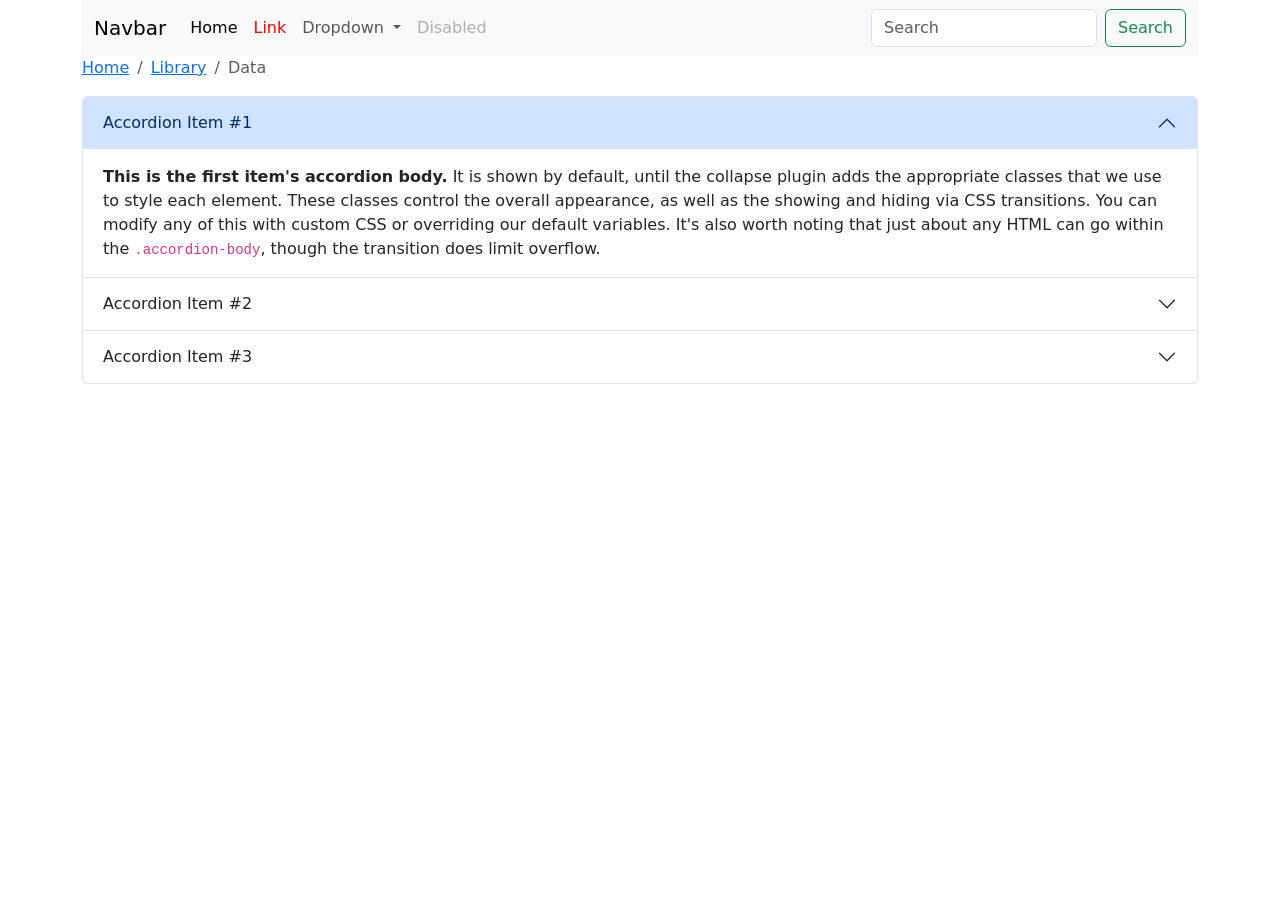
<file: bootstrap/indexbootstrap.html>
<!DOCTYPE html>
<html lang="en">
<head> 
    <link href="https://cdn.jsdelivr.net/npm/bootstrap@5.3.3/dist/css/bootstrap.min.css" rel="stylesheet" integrity="sha384-QWTKZyjpPEjISv5WaRU9OFeRpok6YctnYmDr5pNlyT2bRjXh0JMhjY6hW+ALEwIH" crossorigin="anonymous">
    <meta charset="UTF-8">
    <meta http-equiv="X-UA-Compatible" content="IE=edge">
    <meta name="viewport" content="width=device-width, initial-scale=1.0">
    <title>Document</title> 
    <link rel="stylesheet" href="stylebootstrap.css">
</head>
<body>  
  <div class="container"> 
   <nav class="navbar navbar-expand-lg bg-body-tertiary">
    <div class="container-fluid">
      <a class="navbar-brand" href="#">Navbar</a>
      <button class="navbar-toggler" type="button" data-bs-toggle="collapse" data-bs-target="#navbarSupportedContent" aria-controls="navbarSupportedContent" aria-expanded="false" aria-label="Toggle navigation">
        <span class="navbar-toggler-icon"></span>
      </button>
      <div class="collapse navbar-collapse" id="navbarSupportedContent">
        <ul class="navbar-nav me-auto mb-2 mb-lg-0">
          <li class="nav-item">
            <a class="nav-link active" aria-current="page" href="#">Home</a>
          </li>
          <li class="nav-item">
            <a class="nav-link super-link" href="#">Link</a>
          </li>
          <li class="nav-item dropdown">
            <a class="nav-link dropdown-toggle" href="#" role="button" data-bs-toggle="dropdown" aria-expanded="false">
              Dropdown
            </a>
            <ul class="dropdown-menu">
              <li><a class="dropdown-item" href="#">Action</a></li>
              <li><a class="dropdown-item" href="#">Another action</a></li>
              <li><hr class="dropdown-divider"></li>
              <li><a class="dropdown-item" href="#">Something else here</a></li>
            </ul>
          </li>
          <li class="nav-item">
            <a class="nav-link disabled" aria-disabled="true">Disabled</a>
          </li>
        </ul>
        <form class="d-flex" role="search">
          <input class="form-control me-2" type="search" placeholder="Search" aria-label="Search">
          <button class="btn btn-outline-success" type="submit">Search</button>
        </form>
      </div>
    </div>
  </nav> 
  <nav aria-label="breadcrumb">
    <ol class="breadcrumb">
      <li class="breadcrumb-item"><a href="#">Home</a></li>
      <li class="breadcrumb-item"><a href="#">Library</a></li>
      <li class="breadcrumb-item active" aria-current="page">Data</li>
    </ol>
  </nav> 
  <div class="accordion" id="accordionExample">
    <div class="accordion-item">
      <h2 class="accordion-header">
        <button class="accordion-button" type="button" data-bs-toggle="collapse" data-bs-target="#collapseOne" aria-expanded="true" aria-controls="collapseOne">
          Accordion Item #1
        </button>
      </h2>
      <div id="collapseOne" class="accordion-collapse collapse show" data-bs-parent="#accordionExample">
        <div class="accordion-body">
          <strong>This is the first item's accordion body.</strong> It is shown by default, until the collapse plugin adds the appropriate classes that we use to style each element. These classes control the overall appearance, as well as the showing and hiding via CSS transitions. You can modify any of this with custom CSS or overriding our default variables. It's also worth noting that just about any HTML can go within the <code>.accordion-body</code>, though the transition does limit overflow.
        </div>
      </div>
    </div>
    <div class="accordion-item">
      <h2 class="accordion-header">
        <button class="accordion-button collapsed" type="button" data-bs-toggle="collapse" data-bs-target="#collapseTwo" aria-expanded="false" aria-controls="collapseTwo">
          Accordion Item #2
        </button>
      </h2>
      <div id="collapseTwo" class="accordion-collapse collapse" data-bs-parent="#accordionExample">
        <div class="accordion-body">
          <strong>This is the second item's accordion body.</strong> It is hidden by default, until the collapse plugin adds the appropriate classes that we use to style each element. These classes control the overall appearance, as well as the showing and hiding via CSS transitions. You can modify any of this with custom CSS or overriding our default variables. It's also worth noting that just about any HTML can go within the <code>.accordion-body</code>, though the transition does limit overflow.
        </div>
      </div>
    </div>
    <div class="accordion-item">
      <h2 class="accordion-header">
        <button class="accordion-button collapsed" type="button" data-bs-toggle="collapse" data-bs-target="#collapseThree" aria-expanded="false" aria-controls="collapseThree">
          Accordion Item #3
        </button>
      </h2>
      <div id="collapseThree" class="accordion-collapse collapse" data-bs-parent="#accordionExample">
        <div class="accordion-body">
          <strong>This is the third item's accordion body.</strong> It is hidden by default, until the collapse plugin adds the appropriate classes that we use to style each element. These classes control the overall appearance, as well as the showing and hiding via CSS transitions. You can modify any of this with custom CSS or overriding our default variables. It's also worth noting that just about any HTML can go within the <code>.accordion-body</code>, though the transition does limit overflow.
        </div>
      </div>
    </div>
  </div> 
</div>
 
    <script src="https://cdn.jsdelivr.net/npm/bootstrap@5.3.3/dist/js/bootstrap.bundle.min.js" integrity="sha384-YvpcrYf0tY3lHB60NNkmXc5s9fDVZLESaAA55NDzOxhy9GkcIdslK1eN7N6jIeHz" crossorigin="anonymous"></script>
</body>
</html>
</file>
<file: styleindex.css>
@charset "UTF-8";
* {
  margin: 0;
  padding: 0;
}

body {
  font-family: "Montserrat", sans-serif;
}

.center {
  padding-left: calc(50% - 600px);
  padding-right: calc(50% - 600px);
}

a {
  text-decoration: none;
}

/* ШАПКА*/
.top {
  background-image: url(img.main/topback.jpg);
  background-repeat: no-repeat;
  background-position: center;
  background-size: cover;
  height: 735px;
}
.top__text {
  font-style: normal;
  font-weight: 400;
  font-size: 24px;
  line-height: 32px;
  color: #FFFFFF;
  margin-top: 16px;
  margin-bottom: 16px;
}
.top__title {
  font-style: normal;
  font-weight: 600;
  font-size: 64px;
  line-height: 70px;
  color: #FFFFFF;
  margin-top: 64px;
  margin-bottom: 16px;
  align-self: left;
  max-width: 792px;
}
.top__link {
  font-style: normal;
  font-weight: 400;
  font-size: 16px;
  line-height: 24px;
  text-decoration: underline;
  color: #FFFFFF;
  transition: all 1s;
}
.top__link:hover {
  color: darkred;
  text-decoration: none;
}

.header {
  display: flex;
  flex-direction: row;
  justify-content: space-between;
  align-items: center;
  padding: 16px 0px 16px 0px;
  border-bottom: 1px solid #fff;
}
.header__logo:hover path {
  fill: darkred;
}
.header__logo {
  transition: all 1s;
}
.header__logo path {
  transition: all 1s;
}
.header__logo:hover {
  transform: scale(1.5);
}
.header__input {
  width: 288px;
  height: 41px;
  border: 1px solid #FFFFFF;
  box-sizing: border-box;
  border-radius: 20px;
  background-color: transparent;
  outline: none;
  font-style: normal;
  font-weight: normal;
  font-size: 16px;
  line-height: 20px;
  color: #FFFFFF;
  padding-left: 32px;
  padding-right: 32px;
  transition: all 1s;
}
.header__input:hover {
  transform: scale(1.2);
  border: 1px solid rgb(187, 102, 102);
  background-color: rgb(143, 142, 142);
}
.header__input::-moz-placeholder {
  color: #FFFFFF;
}
.header__input::placeholder {
  color: #FFFFFF;
}

.menu {
  display: flex;
  gap: 32px;
}
.menu__link {
  font-style: normal;
  font-weight: normal;
  font-size: 16px;
  line-height: 20px;
  color: #FFFFFF;
  transition: all 1s;
}
.menu__link:hover {
  color: darkred;
  transform: scale(1.3);
  text-decoration: underline;
}
.menu-mob {
  display: none;
}

/*МЕБЕЛЬ ДЛЯ*/
.for-box {
  padding-top: 64px;
}
.for-box__title {
  font-style: normal;
  font-weight: 600;
  font-size: 48px;
  line-height: 59px;
  color: #000000;
  display: flex;
  flex-direction: row;
  align-items: center;
}
.for-box__link {
  color: rgb(255, 255, 255);
  transition: all 1s;
}
.for-box__link:hover {
  color: darkred;
  transform: scale(1.5);
}

.for {
  margin-top: 32px;
  display: grid;
  gap: 32px;
  grid-template-columns: repeat(12, 1fr);
}
.for__item {
  height: 415px;
  grid-column: span 4;
  color: rgb(255, 255, 255);
  font-size: 34px;
  font-weight: 600;
  line-height: 41px;
  display: flex;
  justify-content: center;
  align-items: center;
}
.for__item_big {
  grid-column: span 6;
}
.for__item_1 {
  background-image: url(img.main/rest.jpg);
}
.for__item_2 {
  background-image: url(img.main/job.jpg);
}
.for__item_3 {
  background-image: url(img.main/kitchen.jpg);
}
.for__item_4 {
  background-image: url(img.main/children.jpg);
}
.for__item_5 {
  background-image: url(img.main/bathroom.jpg);
}

/*ЦЕНТРАЛЬНЫЕ БЛОКИ*/
.product-box {
  padding-top: 64px;
  display: flex;
  flex-wrap: wrap;
  align-content: space-between;
  justify-content: space-between;
}
.product-box__title {
  font-style: normal;
  font-weight: 600;
  font-size: 48px;
  line-height: 59px;
  color: #000000;
  display: flex;
  flex-direction: row;
  align-items: center;
}
.product-box__content {
  display: flex;
  gap: 32px 32px;
  flex-wrap: wrap;
  padding-top: 32px;
}

.product {
  display: flex;
  flex-direction: column;
  width: 378px;
  /*ИКОНКИ В КАРТОЧКЕ ТОВАРОВ*/
  /*ПРОДОЛЖЕНИЕ*/
}
.product_anime {
  position: relative;
}
.product__icon-right {
  display: none;
  padding-left: 11px;
}
.product__icon-right:hover path {
  fill: darkred;
}
.product__icon-right path {
  transition: all 1s;
}
.product__icon-right:hover {
  transform: scale(1.2);
}
.product__icon-left {
  display: none;
}
.product__icon-left:hover path {
  fill: darkred;
}
.product__icon-left path {
  transition: all 1s;
}
.product__icon-left:hover {
  transform: scale(1.2);
}
.product__icons {
  position: absolute;
  display: flex;
  flex-direction: row-reverse;
  flex-wrap: nowrap;
  padding-left: 302px;
  padding-top: 10px;
  padding-right: 10px;
  transition: all 1s;
}
.product_anime:hover .product__icon-right {
  display: inline;
  cursor: pointer;
}
.product_anime:hover .product__icon-left {
  display: inline;
  cursor: pointer;
}
.product__box-price {
  display: flex;
  gap: 32px;
}
.product__price {
  font-size: 24px;
  font-weight: 500;
  line-height: 29px;
  text-align: left;
}
.product__price_sale {
  color: rgb(136, 136, 136);
  text-decoration-line: line-through;
}
.product__name {
  margin-top: 10px;
  margin-bottom: 9px;
  font-style: normal;
  font-weight: 500;
  font-size: 24px;
  line-height: 29px;
  color: #000000;
}
.product__text {
  margin-bottom: 12px;
  font-style: normal;
  font-weight: 400;
  font-size: 14px;
  line-height: 17px;
  color: #888888;
}

/*НИЖНЯЯ ССЫЛКА*/
.menu-bottom {
  padding-top: 39px;
  padding-bottom: 64px;
}
.menu-bottom__link {
  color: rgb(0, 0, 0);
  font-size: 16px;
  font-weight: 400;
  line-height: 24px;
  text-align: left;
  text-decoration-line: underline;
  transition: all 1s;
}
.menu-bottom__link:hover {
  color: darkred;
  text-decoration: none;
  font-weight: 500;
}

/*ПОДВАЛ*/
.footer {
  background: rgb(247, 246, 246);
  padding-bottom: 40px;
  display: flex;
  justify-content: space-between;
  align-items: center;
  flex-wrap: wrap;
}
.footer__logo {
  font-size: 36px;
  font-weight: 600;
  line-height: 44px;
  text-align: left;
  width: 198px;
  height: 44px;
  margin-bottom: 50px;
}
.footer__logo-svg:hover path {
  fill: darkred;
}
.footer__logo-svg {
  transition: all 1s;
}
.footer__logo-svg path {
  transition: all 1s;
}
.footer__logo-svg:hover {
  transform: scale(1.5);
}
.footer__content {
  width: 792px;
  display: flex;
  justify-content: space-between;
  flex-wrap: wrap;
  padding-top: 32px;
}
.footer__info {
  display: flex;
  gap: 129px;
}
.footer__item {
  display: flex;
  flex-direction: column;
  gap: 12px;
}
.footer__item-title {
  font-weight: 500;
  color: rgb(0, 0, 0);
  font-size: 24px;
  line-height: 29px;
  text-align: left;
}
.footer__item-link {
  color: #888888;
  font-weight: 500;
  font-size: 14px;
  line-height: 17px;
  text-decoration: none;
  transition: all 1s;
}
.footer__item-link:hover {
  color: darkred;
  transform: scale(1.5);
}
.footer__icons {
  display: flex;
  align-items: center;
  gap: 20px;
}
.footer__icons-svg:hover path {
  fill: black;
}
.footer__icons-svg {
  transition: all 1s;
  cursor: pointer;
}
.footer__icons-svg path {
  transition: all 1s;
}
.footer__icons-svg:hover {
  transform: scale(2);
}
.footer__form {
  display: flex;
  flex-direction: column;
  gap: 12px;
  padding-top: 8px;
}
.footer__text {
  margin-bottom: 4px;
  color: rgb(0, 0, 0);
  font-family: "Montserrat", sans-serif;
  font-size: 12px;
  font-weight: 400;
  line-height: 15px;
  text-align: left;
  width: 272px;
  height: 15px;
}
.footer__input {
  width: 275px;
  height: 46px;
  border: 1px solid rgb(196, 196, 196);
  box-sizing: border-box;
  border-radius: 20px;
  background-color: transparent;
  outline: none;
  font-style: normal;
  font-weight: normal;
  font-size: 16px;
  line-height: 20px;
  color: #000000;
  flex: none;
  padding-left: 24px;
  padding-right: 24px;
  transition: all 1s;
}
.footer__input:hover {
  transform: scale(1.2);
  border: 1px solid rgb(20, 19, 19);
  background-color: rgb(238, 230, 230);
}
.footer__input::-moz-placeholder {
  color: rgb(196, 196, 196);
}
.footer__input::placeholder {
  color: rgb(196, 196, 196);
}
.footer__form-button {
  background: rgba(222, 215, 215, 0.41);
  border: 1px solid #FFFFFF;
  box-sizing: border-box;
  border-radius: 20px;
  width: 275px;
  height: 46px;
  font-size: 15px;
  line-height: 18px;
  color: #000000;
  font-size: 14px;
  font-weight: 400;
  text-align: center;
  font-family: "Montserrat", sans-serif;
  box-shadow: 0 0 0 0 rgb(0, 0, 0);
  transform: scale(1);
  animation: pulse 2s infinite;
}

@keyframes pulse {
  0% {
    transform: scale(0.95);
    box-shadow: 0 0 0 0 rgba(0, 0, 0, 0.7);
    cursor: pointer;
  }
  70% {
    transform: scale(1);
    box-shadow: 0 0 0 10px rgba(0, 0, 0, 0);
    cursor: pointer;
  }
  100% {
    transform: scale(0.95);
    background-color: lightblue;
    box-shadow: 0 0 0 0 rgba(0, 0, 0, 0);
    border: 1px solid #000000;
    cursor: pointer;
  }
}
@media (max-width: 1024px) {
  .center {
    padding-left: calc(50% - 393px);
    padding-right: calc(50% - 393px);
  }
  .for__item {
    height: 268px;
  }
  .product-box__content {
    -moz-column-gap: 29px;
         column-gap: 29px;
    row-gap: 38px;
  }
  .footer__logo {
    display: none;
  }
  .container {
    padding-top: 20px;
  }
  .filtering-form {
    display: flex;
    flex-direction: column;
    gap: 36px;
    background-color: #fff;
    box-shadow: 0 4px 67px -12px rgba(0, 0, 0, 0.32);
    padding: 40px 48px;
    right: -230px;
  }
  .bascet {
    gap: 64px 32px;
  }
  .bascet__content {
    grid-column: span 12;
  }
  .bascet__form {
    border-radius: 20px;
    background: rgb(247, 246, 246);
    height: 556px;
    grid-column: span 6;
  }
  .bascet__form-subtotal {
    display: flex;
    align-content: center;
  }
  .bascet__button-right {
    margin-left: 45px;
  }
  .bascet__button2-left {
    background-color: rgb(0, 0, 0);
    color: #fff;
  }
  .bottom-box {
    padding-top: 39px;
  }
}
@media (min-width: 768px) and (max-width: 833px) {
  .center {
    padding-left: 24px;
    padding-right: 24px;
  }
  .product {
    width: 345px;
  }
  .product-box__content {
    -moz-column-gap: 29px;
         column-gap: 29px;
    row-gap: 38px;
  }
  .container {
    padding-top: 20px;
  }
  .filtering-form {
    display: flex;
    flex-direction: column;
    gap: 36px;
    background-color: #fff;
    box-shadow: 0 4px 67px -12px rgba(0, 0, 0, 0.32);
    padding: 40px 48px;
  }
  .bascet__content {
    grid-column: span 12;
  }
  .bascet__form {
    border-radius: 20px;
    background: rgb(247, 246, 246);
    height: 556px;
    grid-column: span 6;
  }
  .bascet__form-title {
    display: flex;
    flex-direction: row;
    padding-left: 40px;
  }
  .bascet__form-input {
    margin-left: 27px;
  }
  .bascet__form-subtotal {
    display: flex;
    align-content: flex-start;
    padding-left: 55px;
  }
  .bascet__button2-left {
    background-color: rgb(0, 0, 0);
    color: #fff;
  }
  .bascet__button-right {
    margin-left: 28px;
  }
  .bottom-box {
    padding-top: 39px;
  }
}
@media (max-width: 767px) {
  .center {
    padding-left: 16px;
    padding-right: 16px;
  }
  .header {
    padding-top: 32px;
    border-bottom: none;
    padding-bottom: 0px;
  }
  .header__input {
    display: none;
  }
  .header__logo {
    width: 99px;
  }
  .menu {
    display: none;
  }
  .menu-mob {
    display: flex;
    align-items: center;
    gap: 32px;
  }
  .top__title {
    min-width: 343px;
    font-size: 48px;
    line-height: 59px;
    text-align: center;
    margin-top: 82px;
  }
  .top__text {
    font-size: 16px;
    line-height: 32px;
    text-align: center;
  }
  .top__link {
    display: flex;
    flex-direction: column;
    align-items: center;
    font-size: 14px;
  }
  .for-box {
    padding-top: 32px;
  }
  .for-box__title {
    width: 178px;
    font-size: 24px;
    line-height: 29px;
  }
  .for {
    grid-template-columns: repeat(4, 1fr);
    gap: 16px;
  }
  .for__item {
    grid-column: 1/-1;
    height: 375px;
    font-size: 28px;
    line-height: 34px;
  }
  .for__item_big {
    height: 244px;
  }
  .bascet__name-box {
    display: none;
  }
  .bascet__form {
    border-radius: 20px;
    background: rgb(247, 246, 246);
    height: 556px;
    grid-column: span 12;
  }
  .bascet__form-title {
    width: 343px;
  }
  .bascet__form-input {
    margin-top: 35px;
    margin-left: 27px;
    margin-right: 28px;
    margin-bottom: 64px;
  }
  .bascet__form-subtotal {
    width: 343px;
  }
  .bascet__button-right {
    margin-left: 30px;
  }
  .bascet__item {
    padding-top: 18px;
  }
  .bascet__img {
    display: none;
  }
  .bascet__title {
    font-size: 18px;
    line-height: 22px;
  }
  .bascet__text {
    font-size: 12px;
    line-height: 15px;
  }
  .bascet__price {
    font-size: 12px;
    line-height: 15px;
  }
  .bascet__button1-left {
    width: 166px;
    height: 37px;
    margin-bottom: 16px;
    font-size: 12px;
    line-height: 15px;
  }
  .bascet__button2-left {
    width: 163px;
    height: 37px;
    margin-left: 10px;
    margin-bottom: 16px;
    font-size: 12px;
    line-height: 15px;
  }
  .product {
    width: 343px;
  }
  .product-box {
    padding-top: 32px;
  }
  .product-box__content {
    row-gap: 32px;
  }
  .product-box__title {
    font-size: 24px;
    line-height: 29px;
  }
  .product__name {
    font-size: 18px;
    line-height: 22px;
    margin-top: 9px;
    margin-bottom: 9.6px;
  }
  .product__text {
    margin-bottom: 8px;
  }
  .product__price {
    font-size: 18px;
    line-height: 22px;
  }
  .product__price_sale {
    font-size: 18px;
    line-height: 22px;
  }
  .product__form-title {
    width: 343px;
  }
  .container {
    padding-top: 20px;
  }
  .filtering-form {
    display: flex;
    flex-direction: row;
    flex-wrap: wrap;
    width: 286.5px;
    position: absolute;
    left: 0;
  }
  .filtering-form__content-wrapper {
    display: flex;
    flex-direction: row;
    flex-wrap: wrap;
    gap: 32px 65px;
    max-height: 910px;
    min-width: 190.5px;
  }
  .menu-bottom {
    padding-top: 36.39px;
    padding-bottom: 32px;
  }
  .bottom-box {
    padding-bottom: 32px;
  }
  .footer {
    padding-bottom: 32px;
  }
  .footer__content {
    justify-content: center;
    gap: 34px;
  }
  .footer__info {
    gap: 100px;
  }
  .catalog-menu {
    display: block;
    margin-top: 32px;
  }
  .catalog-menu__buttons {
    gap: 10px;
    flex-wrap: nowrap;
    flex-direction: column-reverse;
  }
  .catalog-menu__nav {
    padding-bottom: 16px;
  }
}
@media (min-width: 425px) and (max-width: 767px) {
  .center {
    padding-left: 16px;
    padding-right: 16px;
  }
  .header {
    padding-top: 32px;
    border-bottom: none;
    padding-bottom: 0px;
  }
  .top__title {
    min-width: 343px;
    font-size: 48px;
    line-height: 59px;
    text-align: center;
    margin-top: 82px;
  }
  .for__item_3 {
    background-size: cover;
  }
  .for__item_4 {
    background-size: cover;
  }
  .for__item_5 {
    background-size: cover;
  }
  .bascet__form {
    border-radius: 20px;
    background: rgb(247, 246, 246);
    height: 556px;
    grid-column: span 12;
  }
  .bascet__img {
    display: none;
  }
  .bascet__title {
    font-size: 18px;
    line-height: 22px;
  }
  .bascet__text {
    font-size: 12px;
    line-height: 15px;
  }
  .bascet__price {
    font-size: 12px;
    line-height: 15px;
  }
  .bascet__button1-left {
    width: 166px;
    height: 37px;
    margin-bottom: 16px;
  }
  .bascet__button1-left__link {
    font-size: 12px;
    line-height: 15px;
  }
  .bascet__button2-left {
    width: 163px;
    height: 37px;
    margin-left: 10px;
    margin-bottom: 16px;
  }
  .bascet__button2-left__link {
    font-size: 12px;
    line-height: 15px;
  }
  .product {
    width: 392px;
  }
  .container {
    padding-top: 20px;
  }
  .filtering-form {
    display: flex;
    flex-direction: row;
    flex-wrap: wrap;
    width: 286.5px;
    left: 0;
  }
  .filtering-form__content-wrapper {
    display: flex;
    flex-direction: row;
    flex-wrap: wrap;
    gap: 32px 65px;
    max-height: 910px;
    min-width: 190.5px;
  }
}/*# sourceMappingURL=styleindex.css.map */
</file>
<file: stylebascet.css>
@charset "UTF-8";
* {
  margin: 0;
  padding: 0;
}

body {
  font-family: "Montserrat", sans-serif;
  height: 100%;
}

.center {
  padding-left: calc(50% - 600px);
  padding-right: calc(50% - 600px);
}

a {
  text-decoration: none;
}

.top {
  background-image: url(img.bascet/topbascet.jpg);
  background-repeat: no-repeat;
  background-position: center;
  background-size: cover;
  height: 400px;
}
.top__title {
  font-style: normal;
  font-weight: 600;
  font-size: 64px;
  line-height: 70px;
  color: #fff;
  margin-top: 127px;
}

.header {
  display: flex;
  flex-direction: row;
  justify-content: space-between;
  align-items: center;
  padding: 16px 0px 16px 0px;
  border-bottom: 1px solid #fff;
}
.header__logo:hover path {
  fill: lightblue;
}
.header__logo {
  transition: all 1s;
}
.header__logo path {
  transition: all 1s;
}
.header__logo:hover {
  transform: scale(1.5);
}
.header__input {
  width: 288px;
  height: 41px;
  border: 1px solid #fff;
  box-sizing: border-box;
  border-radius: 20px;
  background-color: transparent;
  outline: none;
  font-style: normal;
  font-weight: normal;
  font-size: 16px;
  line-height: 20px;
  color: #fff;
  padding-left: 32px;
  padding-right: 32px;
  transition: all 1s;
}
.header__input:hover {
  transform: scale(1.2);
  border: 1px solid rgb(172, 134, 134);
  background-color: rgb(63, 61, 61);
}
.header::-moz-placeholder {
  color: #fff;
}
.header::placeholder {
  color: #fff;
}

.menu {
  display: flex;
  gap: 32px;
}
.menu__link {
  font-style: normal;
  font-weight: normal;
  font-size: 16px;
  line-height: 20px;
  color: #fff;
  transition: all 1s;
}
.menu__link:hover {
  color: lightblue;
  transform: scale(1.3);
  text-decoration: underline;
}
.menu-mob {
  display: none;
}

.bascet {
  display: grid;
  grid-template-columns: repeat(12, 1fr);
  gap: 32px;
  margin-top: 64px;
}
.bascet__content {
  grid-column: span 8;
}
.bascet__name-box {
  display: flex;
  justify-content: space-between;
  padding-bottom: 14px;
}
.bascet__item {
  border-top: 0.5px solid rgb(202, 205, 216);
  padding-top: 25px;
  padding-bottom: 32px;
  display: flex;
  justify-content: space-between;
  align-items: flex-start;
}
.bascet__left {
  display: flex;
  gap: 32px;
}
.bascet__info {
  width: 276px;
  display: flex;
  flex-direction: column;
  gap: 14px;
}
.bascet__title {
  font-size: 24px;
  font-weight: 500;
  line-height: 29.26px;
  text-align: left;
  color: #000000;
}
.bascet__text {
  width: 276px;
  height: 50px;
  color: rgb(136, 136, 136);
  font-size: 14px;
  font-weight: 400;
  line-height: 17px;
  text-align: left;
}
.bascet__price {
  display: flex;
  flex-direction: row;
  align-items: center;
  color: rgb(5, 5, 5);
  font-size: 16px;
  font-weight: 500;
  line-height: 20px;
  text-align: center;
}
.bascet__link-box {
  display: flex;
  flex-direction: row;
  align-items: center;
  gap: 30px;
}
.bascet__link {
  color: rgb(0, 0, 0);
  font-size: 14px;
  font-weight: 400;
  line-height: 210%;
  text-align: center;
  text-decoration-line: underline;
  transition: all 1s;
}
.bascet__link:hover {
  color: darkred;
  transform: scale(1.3);
  text-decoration: none;
}
.bascet__input {
  width: 51px;
  height: 51px;
  font-weight: 600;
  font-size: 14px;
  line-height: 210%;
  text-align: center;
  border-radius: 6px;
  background: rgb(247, 246, 246);
  border: transparent;
  padding-right: 10px;
  background-image: url(img.bascet/vector.svg), url(img.bascet/frame.svg);
  background-position: right 15px top 15px, right 10px bottom 10px;
  background-repeat: no-repeat;
}
.bascet__buttons-box {
  display: flex;
  gap: 7px;
}
.bascet__button1-left {
  width: 200px;
  height: 37px;
  font-family: "Montserrat", sans-serif;
  color: rgb(2, 2, 2);
  font-size: 14px;
  font-weight: 400;
  line-height: 17px;
  text-align: center;
  box-sizing: border-box;
  border: 1px solid rgb(0, 0, 0);
  border-radius: 50px;
  background-color: transparent;
  cursor: pointer;
  outline: none;
  transition: all 1s;
}
.bascet__button1-left:hover {
  color: darkred;
  border: 1px solid darkred;
  font-weight: 500;
  background-color: lightblue;
  transform: scale(1.1);
}
.bascet__button2-left {
  width: 200px;
  height: 37px;
  font-family: "Montserrat", sans-serif;
  color: rgb(2, 2, 2);
  font-size: 14px;
  font-weight: 400;
  line-height: 17px;
  text-align: center;
  box-sizing: border-box;
  border: 1px solid rgb(0, 0, 0);
  border-radius: 50px;
  background-color: transparent;
  cursor: pointer;
  outline: none;
  transition: all 1s;
}
.bascet__button2-left:hover {
  color: black;
  font-weight: 500;
  background-color: lightblue;
  transform: scale(1.1);
}
.bascet__form {
  border-radius: 20px;
  background: rgb(247, 246, 246);
  height: 556px;
  grid-column: span 4;
}
.bascet__form-title {
  width: 379px;
  height: 36px;
  display: flex;
  flex-direction: column;
  align-items: center;
  color: rgb(0, 0, 0);
  font-size: 24px;
  font-weight: 600;
  line-height: 36px;
  text-align: center;
  padding-top: 42px;
}
.bascet__form-input {
  width: 288px;
  height: 143px;
  display: flex;
  flex-direction: column;
  flex-wrap: nowrap;
  justify-content: space-between;
  margin-top: 35px;
  margin-bottom: 64px;
  margin-left: 43px;
}
.bascet__form-item {
  font-family: "Montserrat", sans-serif;
  color: rgb(0, 0, 0);
  font-size: 14px;
  font-weight: 400;
  line-height: 17px;
  border: none;
  border-bottom: 1px solid rgb(202, 205, 216);
  background: none;
}
.bascet__form-subtotal {
  width: 379px;
  height: 29px;
  display: flex;
  flex-wrap: wrap;
  flex-direction: column;
  align-items: center;
  align-content: center;
  color: rgb(0, 0, 0);
  gap: 5px;
}
.bascet__form-subtotal1 {
  font-size: 24px;
  font-weight: 400;
  line-height: 29px;
  text-align: center;
}
.bascet__form-subtotal2 {
  font-size: 24px;
  font-weight: 500;
  line-height: 29px;
  text-align: center;
}
.bascet__button-right {
  width: 290px;
  height: 41px;
  color: rgb(0, 0, 0);
  font-family: "Montserrat", sans-serif;
  font-size: 16px;
  font-weight: 400;
  line-height: 20px;
  text-align: center;
  box-sizing: border-box;
  border: 1px solid rgb(4, 4, 4);
  border-radius: 20px;
  margin-top: 18px;
  margin-left: 45px;
  background-color: transparent;
  cursor: pointer;
  box-shadow: 0 0 0 0 rgb(0, 0, 0);
  transform: scale(1);
  animation: pulse 2s infinite;
}
@keyframes pulse {
  0% {
    transform: scale(0.95);
    box-shadow: 0 0 0 0 rgba(0, 0, 0, 0.7);
  }
  70% {
    transform: scale(1);
    box-shadow: 0 0 0 10px rgba(0, 0, 0, 0);
  }
  100% {
    transform: scale(0.95);
    background-color: lightblue;
    box-shadow: 0 0 0 0 rgba(0, 0, 0, 0);
  }
}

.product {
  display: flex;
  flex-direction: column;
  width: 378px;
  /*ИКОНКИ В КАРТОЧКЕ ТОВАРОВ*/
}
.product-box {
  display: flex;
  flex-wrap: wrap;
  align-content: space-between;
  justify-content: space-between;
  padding-top: 64px;
}
.product-box__title {
  font-style: normal;
  font-weight: 600;
  font-size: 48px;
  line-height: 59px;
  color: #000000;
  display: flex;
  flex-direction: row;
  align-items: center;
}
.product-box__content {
  display: flex;
  gap: 32px;
  flex-wrap: wrap;
  padding-top: 32px;
}
.product_anime {
  position: relative;
}
.product__icons {
  position: absolute;
  display: flex;
  flex-direction: row-reverse;
  flex-wrap: nowrap;
  padding-left: 302px;
  padding-top: 10px;
  padding-right: 10px;
}
.product__icon-right {
  display: none;
  padding-left: 11px;
}
.product__icon-right:hover path {
  fill: darkred;
}
.product__icon-right path {
  transition: all 1s;
}
.product__icon-right:hover {
  transform: scale(1.2);
}
.product__icon-left {
  display: none;
}
.product__icon-left:hover path {
  fill: darkred;
}
.product__icon-left path {
  transition: all 1s;
}
.product__icon-left:hover {
  transform: scale(1.2);
}
.product:hover .product__icon-right {
  display: inline;
  cursor: pointer;
}
.product:hover .product__icon-left {
  display: inline;
  cursor: pointer;
}
.product__name {
  margin-top: 10px;
  margin-bottom: 9px;
  font-style: normal;
  font-weight: 500;
  font-size: 24px;
  line-height: 29px;
  color: #000000;
}
.product__text {
  margin-bottom: 12px;
  font-style: normal;
  font-weight: normal;
  font-size: 14px;
  line-height: 17px;
  color: #888888;
}
.product__box-price {
  display: flex;
  gap: 32px;
}
.product__price {
  font-size: 24px;
  font-weight: 500;
  line-height: 29px;
  text-align: left;
}
.product__price_sale {
  color: rgb(136, 136, 136);
  text-decoration-line: line-through;
}

.bottom-box {
  padding-top: 39px;
  padding-bottom: 64px;
}
.bottom-box__link {
  color: rgb(0, 0, 0);
  font-size: 16px;
  font-weight: 400;
  line-height: 24px;
  text-align: left;
  text-decoration-line: underline;
  transition: all 1s;
}
.bottom-box__link:hover {
  color: darkred;
  text-decoration: none;
  font-weight: 500;
}

.footer {
  background: rgb(247, 246, 246);
  padding-bottom: 40px;
  display: flex;
  justify-content: space-between;
  align-items: center;
  flex-wrap: wrap;
}
.footer__logo {
  font-size: 36px;
  font-weight: 600;
  line-height: 44px;
  text-align: left;
  width: 198px;
  height: 44px;
  margin-bottom: 50px;
}
.footer__logo-svg:hover path {
  fill: darkred;
}
.footer__logo-svg {
  transition: all 1s;
}
.footer__logo-svg path {
  transition: all 1s;
}
.footer__logo-svg:hover {
  transform: scale(1.5);
}
.footer__content {
  width: 792px;
  display: flex;
  justify-content: space-between;
  flex-wrap: wrap;
  padding-top: 32px;
}
.footer__info {
  display: flex;
  gap: 129px;
}
.footer__item {
  display: flex;
  flex-direction: column;
  gap: 12px;
}
.footer__item-title {
  font-weight: 500;
  color: rgb(0, 0, 0);
  font-size: 24px;
  line-height: 29px;
  text-align: left;
}
.footer__item-link {
  color: #888888;
  font-weight: 500;
  font-size: 14px;
  line-height: 17px;
  text-decoration: none;
  transition: all 1s;
}
.footer__item-link:hover {
  color: darkred;
  transform: scale(1.5);
}
.footer__icons {
  display: flex;
  align-items: center;
  gap: 20px;
}
.footer__icons-svg:hover path {
  fill: black;
}
.footer__icons-svg {
  transition: all 1s;
  cursor: pointer;
}
.footer__icons-svg path {
  transition: all 1s;
}
.footer__icons-svg:hover {
  transform: scale(2);
}
.footer__form {
  display: flex;
  flex-direction: column;
  gap: 12px;
  padding-top: 8px;
}
.footer__text {
  margin-bottom: 4px;
  color: rgb(0, 0, 0);
  font-family: "Montserrat", sans-serif;
  font-size: 12px;
  font-weight: 400;
  line-height: 15px;
  text-align: left;
  width: 272px;
  height: 15px;
}
.footer__input {
  width: 275px;
  height: 46px;
  border: 1px solid rgb(196, 196, 196);
  box-sizing: border-box;
  border-radius: 20px;
  background-color: transparent;
  outline: none;
  font-style: normal;
  font-weight: normal;
  font-size: 16px;
  line-height: 20px;
  color: #000000;
  flex: none;
  padding-left: 24px;
  padding-right: 24px;
  transition: all 1s;
}
.footer__input:hover {
  transform: scale(1.2);
  border: 1px solid rgb(20, 19, 19);
  background-color: rgb(238, 230, 230);
}
.footer__input::-moz-placeholder {
  color: rgb(196, 196, 196);
}
.footer__input::placeholder {
  color: rgb(196, 196, 196);
}
.footer__form-button {
  background: rgba(222, 215, 215, 0.41);
  border: 1px solid #fff;
  box-sizing: border-box;
  border-radius: 20px;
  width: 275px;
  height: 46px;
  font-size: 15px;
  line-height: 18px;
  color: #000000;
  font-size: 14px;
  font-weight: 400;
  text-align: center;
  font-family: "Montserrat", sans-serif;
  box-shadow: 0 0 0 0 rgb(0, 0, 0);
  transform: scale(1);
  animation: pulse 2s infinite;
}
@keyframes pulse {
  0% {
    transform: scale(0.95);
    box-shadow: 0 0 0 0 rgba(0, 0, 0, 0.7);
    cursor: pointer;
  }
  70% {
    transform: scale(1);
    box-shadow: 0 0 0 10px rgba(0, 0, 0, 0);
    cursor: pointer;
  }
  100% {
    transform: scale(0.95);
    background-color: lightblue;
    box-shadow: 0 0 0 0 rgba(0, 0, 0, 0);
    border: 1px solid #000000;
    cursor: pointer;
  }
}

@media (max-width: 1024px) {
  .center {
    padding-left: calc(50% - 393px);
    padding-right: calc(50% - 393px);
  }
  .for__item {
    height: 268px;
  }
  .product-box__content {
    -moz-column-gap: 29px;
         column-gap: 29px;
    row-gap: 38px;
  }
  .footer__logo {
    display: none;
  }
  .container {
    padding-top: 20px;
  }
  .filtering-form {
    display: flex;
    flex-direction: column;
    gap: 36px;
    background-color: #fff;
    box-shadow: 0 4px 67px -12px rgba(0, 0, 0, 0.32);
    padding: 40px 48px;
    right: -230px;
  }
  .bascet {
    gap: 64px 32px;
  }
  .bascet__content {
    grid-column: span 12;
  }
  .bascet__form {
    border-radius: 20px;
    background: rgb(247, 246, 246);
    height: 556px;
    grid-column: span 6;
  }
  .bascet__form-subtotal {
    display: flex;
    align-content: center;
  }
  .bascet__button-right {
    margin-left: 45px;
  }
  .bascet__button2-left {
    background-color: rgb(0, 0, 0);
    color: #fff;
  }
  .bottom-box {
    padding-top: 39px;
  }
}
@media (min-width: 768px) and (max-width: 833px) {
  .center {
    padding-left: 24px;
    padding-right: 24px;
  }
  .product {
    width: 345px;
  }
  .product-box__content {
    -moz-column-gap: 29px;
         column-gap: 29px;
    row-gap: 38px;
  }
  .container {
    padding-top: 20px;
  }
  .filtering-form {
    display: flex;
    flex-direction: column;
    gap: 36px;
    background-color: #fff;
    box-shadow: 0 4px 67px -12px rgba(0, 0, 0, 0.32);
    padding: 40px 48px;
  }
  .bascet__content {
    grid-column: span 12;
  }
  .bascet__form {
    border-radius: 20px;
    background: rgb(247, 246, 246);
    height: 556px;
    grid-column: span 6;
  }
  .bascet__form-title {
    display: flex;
    flex-direction: row;
    padding-left: 40px;
  }
  .bascet__form-input {
    margin-left: 27px;
  }
  .bascet__form-subtotal {
    display: flex;
    align-content: flex-start;
    padding-left: 55px;
  }
  .bascet__button2-left {
    background-color: rgb(0, 0, 0);
    color: #fff;
  }
  .bascet__button-right {
    margin-left: 28px;
  }
  .bottom-box {
    padding-top: 39px;
  }
}
@media (max-width: 767px) {
  .center {
    padding-left: 16px;
    padding-right: 16px;
  }
  .header {
    padding-top: 32px;
    border-bottom: none;
    padding-bottom: 0px;
  }
  .header__input {
    display: none;
  }
  .header__logo {
    width: 99px;
  }
  .menu {
    display: none;
  }
  .menu-mob {
    display: flex;
    align-items: center;
    gap: 32px;
  }
  .top__title {
    min-width: 343px;
    font-size: 48px;
    line-height: 59px;
    text-align: center;
    margin-top: 82px;
  }
  .top__text {
    font-size: 16px;
    line-height: 32px;
    text-align: center;
  }
  .top__link {
    display: flex;
    flex-direction: column;
    align-items: center;
    font-size: 14px;
  }
  .for-box {
    padding-top: 32px;
  }
  .for-box__title {
    width: 178px;
    font-size: 24px;
    line-height: 29px;
  }
  .for {
    grid-template-columns: repeat(4, 1fr);
    gap: 16px;
  }
  .for__item {
    grid-column: 1/-1;
    height: 375px;
    font-size: 28px;
    line-height: 34px;
  }
  .for__item_big {
    height: 244px;
  }
  .bascet__name-box {
    display: none;
  }
  .bascet__form {
    border-radius: 20px;
    background: rgb(247, 246, 246);
    height: 556px;
    grid-column: span 12;
  }
  .bascet__form-title {
    width: 343px;
  }
  .bascet__form-input {
    margin-top: 35px;
    margin-left: 27px;
    margin-right: 28px;
    margin-bottom: 64px;
  }
  .bascet__form-subtotal {
    width: 343px;
  }
  .bascet__button-right {
    margin-left: 30px;
  }
  .bascet__item {
    padding-top: 18px;
  }
  .bascet__img {
    display: none;
  }
  .bascet__title {
    font-size: 18px;
    line-height: 22px;
  }
  .bascet__text {
    font-size: 12px;
    line-height: 15px;
  }
  .bascet__price {
    font-size: 12px;
    line-height: 15px;
  }
  .bascet__button1-left {
    width: 166px;
    height: 37px;
    margin-bottom: 16px;
    font-size: 12px;
    line-height: 15px;
  }
  .bascet__button2-left {
    width: 163px;
    height: 37px;
    margin-left: 10px;
    margin-bottom: 16px;
    font-size: 12px;
    line-height: 15px;
  }
  .product {
    width: 343px;
  }
  .product-box {
    padding-top: 32px;
  }
  .product-box__content {
    row-gap: 32px;
  }
  .product-box__title {
    font-size: 24px;
    line-height: 29px;
  }
  .product__name {
    font-size: 18px;
    line-height: 22px;
    margin-top: 9px;
    margin-bottom: 9.6px;
  }
  .product__text {
    margin-bottom: 8px;
  }
  .product__price {
    font-size: 18px;
    line-height: 22px;
  }
  .product__price_sale {
    font-size: 18px;
    line-height: 22px;
  }
  .product__form-title {
    width: 343px;
  }
  .container {
    padding-top: 20px;
  }
  .filtering-form {
    display: flex;
    flex-direction: row;
    flex-wrap: wrap;
    width: 286.5px;
    position: absolute;
    left: 0;
  }
  .filtering-form__content-wrapper {
    display: flex;
    flex-direction: row;
    flex-wrap: wrap;
    gap: 32px 65px;
    max-height: 910px;
    min-width: 190.5px;
  }
  .menu-bottom {
    padding-top: 36.39px;
    padding-bottom: 32px;
  }
  .bottom-box {
    padding-bottom: 32px;
  }
  .footer {
    padding-bottom: 32px;
  }
  .footer__content {
    justify-content: center;
    gap: 34px;
  }
  .footer__info {
    gap: 100px;
  }
  .catalog-menu {
    display: block;
    margin-top: 32px;
  }
  .catalog-menu__buttons {
    gap: 10px;
    flex-wrap: nowrap;
    flex-direction: column-reverse;
  }
  .catalog-menu__nav {
    padding-bottom: 16px;
  }
}
@media (min-width: 425px) and (max-width: 767px) {
  .center {
    padding-left: 16px;
    padding-right: 16px;
  }
  .header {
    padding-top: 32px;
    border-bottom: none;
    padding-bottom: 0px;
  }
  .top__title {
    min-width: 343px;
    font-size: 48px;
    line-height: 59px;
    text-align: center;
    margin-top: 82px;
  }
  .for__item_3 {
    background-size: cover;
  }
  .for__item_4 {
    background-size: cover;
  }
  .for__item_5 {
    background-size: cover;
  }
  .bascet__form {
    border-radius: 20px;
    background: rgb(247, 246, 246);
    height: 556px;
    grid-column: span 12;
  }
  .bascet__img {
    display: none;
  }
  .bascet__title {
    font-size: 18px;
    line-height: 22px;
  }
  .bascet__text {
    font-size: 12px;
    line-height: 15px;
  }
  .bascet__price {
    font-size: 12px;
    line-height: 15px;
  }
  .bascet__button1-left {
    width: 166px;
    height: 37px;
    margin-bottom: 16px;
  }
  .bascet__button1-left__link {
    font-size: 12px;
    line-height: 15px;
  }
  .bascet__button2-left {
    width: 163px;
    height: 37px;
    margin-left: 10px;
    margin-bottom: 16px;
  }
  .bascet__button2-left__link {
    font-size: 12px;
    line-height: 15px;
  }
  .product {
    width: 392px;
  }
  .container {
    padding-top: 20px;
  }
  .filtering-form {
    display: flex;
    flex-direction: row;
    flex-wrap: wrap;
    width: 286.5px;
    left: 0;
  }
  .filtering-form__content-wrapper {
    display: flex;
    flex-direction: row;
    flex-wrap: wrap;
    gap: 32px 65px;
    max-height: 910px;
    min-width: 190.5px;
  }
}/*# sourceMappingURL=stylebascet.css.map */
</file>
<file: stylecatalog.css>
@charset "UTF-8";
* {
  margin: 0;
  padding: 0;
  box-sizing: border-box;
}

body {
  font-family: "Montserrat", sans-serif;
  height: 100vh;
  font-size: 16px;
}

.center {
  padding-left: calc(50% - 600px);
  padding-right: calc(50% - 600px);
}

a {
  text-decoration: none;
}

/*ШАПКА*/
.top {
  background-image: url(img.catalog/topcatalog.jpg);
  background-repeat: no-repeat;
  background-position: center;
  background-size: cover;
  height: 400px;
}
.top__title {
  font-style: normal;
  font-weight: 600;
  font-size: 64px;
  line-height: 70px;
  color: #FFFFFF;
  margin-top: 127px;
}

.header {
  display: flex;
  flex-direction: row;
  justify-content: space-between;
  align-items: center;
  padding: 16px 0px 16px 0px;
  border-bottom: 1px solid #fff;
}
.header__logo:hover path {
  fill: lightblue;
}
.header__logo {
  transition: all 1s;
}
.header__logo path {
  transition: all 1s;
}
.header__logo:hover {
  transform: scale(1.5);
}
.header__input {
  width: 288px;
  height: 41px;
  border: 1px solid #FFFFFF;
  box-sizing: border-box;
  border-radius: 20px;
  background-color: transparent;
  outline: none;
  font-style: normal;
  font-weight: normal;
  font-size: 16px;
  line-height: 20px;
  color: #FFFFFF;
  padding-left: 32px;
  padding-right: 32px;
  transition: all 1s;
}
.header__input:hover {
  transform: scale(1.2);
  border: 1px solid rgb(172, 134, 134);
  background-color: rgb(63, 61, 61);
}
.header__input::-moz-placeholder {
  color: #FFFFFF;
}
.header__input::placeholder {
  color: #FFFFFF;
}

.menu {
  display: flex;
  gap: 32px;
}
.menu__link {
  font-style: normal;
  font-weight: normal;
  font-size: 16px;
  line-height: 20px;
  color: #FFFFFF;
  transition: all 1s;
}
.menu__link:hover {
  color: lightblue;
  transform: scale(1.3);
  text-decoration: underline;
}
.menu-mob {
  display: none;
}

/*МЕНЮ КАТАЛОГА*/
.catalog-menu {
  display: flex;
  justify-content: space-between;
  margin-top: 61px;
  flex-wrap: wrap;
  /*Контейнер Фильтрации*/
}
.catalog-menu__link {
  color: rgb(0, 0, 0);
  font-family: "Montserrat", sans-serif;
  font-size: 16px;
  font-weight: 400;
  line-height: 32px;
  text-align: left;
  transition: all 1s;
}
.catalog-menu__link:hover {
  color: darkred;
  text-decoration: underline;
  font-weight: 500;
}
.catalog-menu__text {
  margin-left: 10px;
  margin-right: 10px;
}
.catalog-menu__buttons {
  display: flex;
  gap: 5px;
}
.catalog-menu__filter {
  -webkit-appearance: none;
  -moz-appearance: none;
  appearance: none;
  height: 40px;
  padding-left: 23px;
  box-sizing: border-box;
  border: 1px solid rgb(196, 196, 196);
  border-radius: 20px;
  color: rgb(0, 0, 0);
  font-family: "Montserrat", sans-serif;
  font-size: 16px;
  font-weight: 400;
  line-height: 20px;
  background-color: transparent;
  background-image: url(img.catalog/custom-icon.png);
  background-repeat: no-repeat;
  background-position: center right 16px;
  cursor: pointer;
}
.catalog-menu__filter:hover {
  color: black;
  border: 1px solid #000000;
  background-color: lightblue;
}
.catalog-menu__filter_select {
  width: 227px;
}

/*Кнопка фильтрации*/
.details {
  width: 182px;
  height: 40px;
  box-sizing: border-box;
  border: 1px solid rgb(196, 196, 196);
  border-radius: 20px;
  cursor: pointer;
  z-index: 1;
}

.details:hover {
  color: black;
  border: 1px solid #000000;
  background-color: lightblue;
}

.summary {
  width: 105px;
  height: 20px;
  padding-top: 9px;
  padding-left: 23px;
  color: rgb(0, 0, 0);
  font-size: 16px;
  font-weight: 500;
  line-height: 20px;
  background-color: transparent;
  display: flex;
}

.summary::-webkit-details-marker {
  display: none;
}

.details .summary::after {
  content: url(img.catalog/custom-icon.png);
  background-repeat: no-repeat;
  background-position: left;
  padding-left: 10px;
}

.details[open] > .summary::after {
  content: url(img.catalog/custom-icon.png);
  background-repeat: no-repeat;
  background-position: left;
  padding-left: 10px;
}

/*Контейнер*/
.container {
  position: relative;
  display: flex;
  padding-top: 15px;
  justify-content: flex-end;
}

/*Обертка для кнопки фильтрации*/
.filter-wrapper {
  width: 100%;
}

/*Форма фильтрации*/
.filtering-form {
  position: absolute;
  top: calc(100% + 14px);
  right: 0;
  display: flex;
  flex-direction: column;
  align-items: start;
  gap: 36px;
  background-color: #fff;
  box-shadow: 0 4px 67px -12px rgba(0, 0, 0, 0.32);
  padding: 40px 48px;
}

/*Обертка контента формы фильтрации*/
.filtering-form__content-wrapper {
  display: flex;
  flex-direction: column;
  flex-wrap: wrap;
  gap: 32px 65px;
  max-height: 468px;
  min-width: 445.5px;
}

/*Поле формы фильтрации*/
.filtering-form__fieldset {
  display: flex;
  flex-direction: column;
  gap: 14px;
  padding: 0;
  border: none;
  width: 190.5px;
}

/* Заголовок формы фильтрации*/
.filtering-form__legend {
  font-size: 16px;
  font-weight: 500;
  margin-bottom: 16px;
}

/*Стили для кнопки*/
.button {
  border: 1px solid #000;
  border-radius: 20px;
  min-height: 40px;
  font: inherit;
  padding: 10px 23px;
  cursor: pointer;
  background-color: #fff;
}

/*Кнопка формы фильтрации*/
.filtering-form__button {
  align-self: flex-end;
  max-width: 190px;
  width: 100%;
}

/*Радио-кнопка*/
.radio {
  display: flex;
  align-items: center;
  gap: 10px;
}
.radio__input {
  display: none;
}
.radio__label {
  display: flex;
  align-items: center;
  cursor: pointer;
  position: relative;
  padding-left: 30px;
  font-size: 14px;
}
.radio__label::before {
  content: "";
  width: 14px;
  height: 14px;
  border: 1px solid #888888;
  border-radius: 50%;
  position: absolute;
  left: 0;
  background-color: #fff;
}
.radio__input:checked + .radio__label::before {
  border-color: #000;
  background-image: url(img.catalog/Vector.png);
  background-repeat: no-repeat;
  background-position: center;
}

/*Диапазон*/
.range {
  display: flex;
  flex-direction: column;
  gap: 14px;
  width: 190.5px;
}
.range__input {
  width: 190px;
  height: 10px;
  overflow: hidden;
  outline: none;
}
.range__input, .range__input::-webkit-slider-runnable-track, .range__input::-webkit-slider-thumb {
  -webkit-appearance: none;
  background: none;
}
.range__input::-webkit-slider-runnable-track {
  width: 200px;
  height: 1px;
  background: #000;
}
.range__input:nth-child(2)::-webkit-slider-runnable-track {
  background: none;
}
.range__input::-webkit-slider-thumb {
  position: relative;
  height: 8px;
  width: 8px;
  margin-top: -4px;
  background: #000;
  border: 1px solid #000;
  border-radius: 25px;
  cursor: pointer;
  z-index: 1;
}
.range__input::-webkit-slider-thumb:active {
  cursor: grabbing;
}
.range__input:nth-child(1)::-webkit-slider-thumb {
  z-index: 2;
}
.range__slider {
  font-family: sans-serif;
  font-size: 14px;
  position: relative;
  width: 210px;
  height: 20px;
  display: inline-block;
  margin-top: -5px;
}
.range__slider input {
  position: absolute;
}
.range__label {
  font-size: 14px;
}

/*Опции цвета*/
.color-options {
  display: flex;
  flex-wrap: wrap;
  max-width: 190px;
  gap: 14px;
}
.color-options__checkbox {
  width: 15px;
  height: 15px;
}

/*Чекбокс*/
.checkbox {
  display: flex;
  align-items: center;
  gap: 10px;
  /* Цвета чекбоксов*/
}
.checkbox__input {
  display: none;
}
.checkbox__label {
  display: flex;
  align-items: center;
  cursor: pointer;
  position: relative;
  padding-left: 30px;
  font-size: 14px;
}
.checkbox__label::before {
  content: "";
  display: inline-block;
  width: 14px;
  height: 14px;
  border: 1px solid #888888;
  position: absolute;
  left: 0;
  background-color: #fff;
}
.checkbox__input:checked + .checkbox__label::before {
  background-image: url(img.catalog/Vector.png);
  background-repeat: no-repeat;
  background-position: center;
  border-color: #000;
}
.checkbox__label--white::before {
  background-color: #fff;
  border-color: #808080;
}
.checkbox__label--black::before {
  background-color: #000;
  border-color: #000;
}
.checkbox__label--grey::before {
  background-color: #737373;
  border-color: #737373;
}
.checkbox__label--red::before {
  background-color: #f00;
  border-color: #f00;
}
.checkbox__label--orange::before {
  background-color: #ff4500;
  border-color: #ff4500;
}
.checkbox__label--yellow::before {
  background-color: #ff0;
  border-color: #ff0;
}
.checkbox__label--green::before {
  background-color: #008000;
  border-color: #008000;
}
.checkbox__label--teal::before {
  background-color: #40e0d0;
  border-color: #40e0d0;
}
.checkbox__label--light-blue::before {
  background-color: #009fe3;
  border-color: #009fe3;
}
.checkbox__label--blue::before {
  background-color: #00f;
  border-color: #00f;
}
.checkbox__label--purple::before {
  background-color: #800080;
  border-color: #800080;
}
.checkbox__label--violet::before {
  background-color: #8a2be2;
  border-color: #8a2be2;
}
.checkbox__label--lavender::before {
  background-color: #d89aff;
  border-color: #d89aff;
}
.checkbox__label--pink::before {
  background-color: #ff1493;
  border-color: #ff1493;
}
.checkbox__input:checked + .checkbox__label--black::before, .checkbox__input:checked + .checkbox__label--blue::before, .checkbox__input:checked + .checkbox__label--purple::before {
  background-image: url(img.catalog/vector-white.svg);
}

/*КАТАЛОГ ТОВАРОВ*/
.product {
  display: flex;
  flex-direction: column;
  width: 378px;
  /*ИКОНКИ В КАРТОЧКЕ ТОВАРОВ*/
  /*ПРОДОЛЖЕНИЕ*/
}
.product-box {
  padding-top: 32px;
  display: flex;
  flex-wrap: wrap;
  align-content: space-between;
  justify-content: space-between;
}
.product-box__content {
  display: flex;
  gap: 32px 32px;
  flex-wrap: wrap;
}
.product_anime {
  position: relative;
}
.product__icon-right {
  display: none;
  margin-left: 11px;
}
.product__icon-right:hover path {
  fill: darkred;
}
.product__icon-right path {
  transition: all 1s;
}
.product__icon-right:hover {
  transform: scale(1.2);
}
.product__icon-left {
  display: none;
}
.product__icon-left:hover path {
  fill: darkred;
}
.product__icon-left path {
  transition: all 1s;
}
.product__icon-left:hover {
  transform: scale(1.2);
}
.product__icons {
  position: absolute;
  display: flex;
  flex-direction: row-reverse;
  flex-wrap: nowrap;
  padding-left: 302px;
  padding-top: 10px;
  padding-right: 10px;
  transition: all 1s;
}
.product_anime:hover .product__icon-right {
  display: inline;
  cursor: pointer;
}
.product_anime:hover .product__icon-left {
  display: inline;
  cursor: pointer;
}
.product-content {
  margin-top: 32px;
  display: flex;
  -moz-column-gap: 32px;
       column-gap: 32px;
  row-gap: 56px;
  flex-wrap: wrap;
}
.product__box-price {
  display: flex;
  gap: 32px;
}
.product__price {
  font-size: 24px;
  font-weight: 500;
  line-height: 29px;
  text-align: left;
}
.product__price_sale {
  color: rgb(136, 136, 136);
  text-decoration-line: line-through;
}
.product__name {
  margin-top: 10px;
  margin-bottom: 9px;
  font-style: normal;
  font-weight: 500;
  font-size: 24px;
  line-height: 29px;
  color: #000000;
}
.product__text {
  margin-bottom: 12px;
  font-style: normal;
  font-weight: normal;
  font-size: 14px;
  line-height: 17px;
  color: #888888;
}

/*ПОКАЗАТЬ ЕЩЕ*/
.menu-bottom {
  padding-top: 32px;
  padding-bottom: 64px;
}
.menu-bottom__link {
  color: rgb(0, 0, 0);
  font-size: 16px;
  font-weight: 400;
  line-height: 24px;
  text-align: left;
  text-decoration-line: underline;
  transition: all 1s;
}
.menu-bottom__link:hover {
  color: darkred;
  text-decoration: none;
  font-weight: 500;
}

/*ПОДВАЛ*/
.footer {
  background: rgb(247, 246, 246);
  padding-bottom: 40px;
  display: flex;
  justify-content: space-between;
  align-items: center;
  flex-wrap: wrap;
}
.footer__logo {
  font-size: 36px;
  font-weight: 600;
  line-height: 44px;
  text-align: left;
  width: 198px;
  height: 44px;
  margin-bottom: 50px;
}
.footer__logo-svg:hover path {
  fill: darkred;
}
.footer__logo-svg {
  transition: all 1s;
}
.footer__logo-svg path {
  transition: all 1s;
}
.footer__logo-svg:hover {
  transform: scale(1.5);
}
.footer__content {
  width: 792px;
  display: flex;
  justify-content: space-between;
  flex-wrap: wrap;
  padding-top: 32px;
}
.footer__info {
  display: flex;
  gap: 129px;
}
.footer__item {
  display: flex;
  flex-direction: column;
  gap: 12px;
}
.footer__item-title {
  font-weight: 500;
  color: rgb(0, 0, 0);
  font-size: 24px;
  line-height: 29px;
  text-align: left;
}
.footer__item-link {
  color: #888888;
  font-weight: 500;
  font-size: 14px;
  line-height: 17px;
  text-decoration: none;
  transition: all 1s;
}
.footer__item-link:hover {
  color: darkred;
  transform: scale(1.5);
}
.footer__icons {
  display: flex;
  align-items: center;
  gap: 20px;
}
.footer__icons-svg:hover path {
  fill: black;
}
.footer__icons-svg {
  transition: all 1s;
  cursor: pointer;
}
.footer__icons-svg path {
  transition: all 1s;
}
.footer__icons-svg:hover {
  transform: scale(2);
}
.footer__form {
  display: flex;
  flex-direction: column;
  gap: 12px;
  padding-top: 8px;
}
.footer__text {
  margin-bottom: 4px;
  color: rgb(0, 0, 0);
  font-family: "Montserrat", sans-serif;
  font-size: 12px;
  font-weight: 400;
  line-height: 15px;
  text-align: left;
  width: 272px;
  height: 15px;
}
.footer__input {
  width: 275px;
  height: 46px;
  border: 1px solid rgb(196, 196, 196);
  box-sizing: border-box;
  border-radius: 20px;
  background-color: transparent;
  outline: none;
  font-style: normal;
  font-weight: normal;
  font-size: 16px;
  line-height: 20px;
  color: #000000;
  flex: none;
  padding-left: 24px;
  padding-right: 24px;
  transition: all 1s;
}
.footer__input:hover {
  transform: scale(1.2);
  border: 1px solid rgb(20, 19, 19);
  background-color: rgb(238, 230, 230);
}
.footer__input::-moz-placeholder {
  color: rgb(196, 196, 196);
}
.footer__input::placeholder {
  color: rgb(196, 196, 196);
}
.footer__form-button {
  background: rgba(222, 215, 215, 0.41);
  border: 1px solid #FFFFFF;
  box-sizing: border-box;
  border-radius: 20px;
  width: 275px;
  height: 46px;
  font-size: 15px;
  line-height: 18px;
  color: #000000;
  font-size: 14px;
  font-weight: 400;
  text-align: center;
  font-family: "Montserrat", sans-serif;
  box-shadow: 0 0 0 0 rgb(0, 0, 0);
  transform: scale(1);
  animation: pulse 2s infinite;
}

@keyframes pulse {
  0% {
    transform: scale(0.95);
    box-shadow: 0 0 0 0 rgba(0, 0, 0, 0.7);
    cursor: pointer;
  }
  70% {
    transform: scale(1);
    box-shadow: 0 0 0 10px rgba(0, 0, 0, 0);
    cursor: pointer;
  }
  100% {
    transform: scale(0.95);
    background-color: lightblue;
    box-shadow: 0 0 0 0 rgba(0, 0, 0, 0);
    border: 1px solid #000000;
    cursor: pointer;
  }
}
@media (max-width: 1024px) {
  .center {
    padding-left: calc(50% - 393px);
    padding-right: calc(50% - 393px);
  }
  .for__item {
    height: 268px;
  }
  .product-box__content {
    -moz-column-gap: 29px;
         column-gap: 29px;
    row-gap: 38px;
  }
  .footer__logo {
    display: none;
  }
  .container {
    padding-top: 20px;
  }
  .filtering-form {
    display: flex;
    flex-direction: column;
    gap: 36px;
    background-color: #fff;
    box-shadow: 0 4px 67px -12px rgba(0, 0, 0, 0.32);
    padding: 40px 48px;
    right: -230px;
  }
  .bascet {
    gap: 64px 32px;
  }
  .bascet__content {
    grid-column: span 12;
  }
  .bascet__form {
    border-radius: 20px;
    background: rgb(247, 246, 246);
    height: 556px;
    grid-column: span 6;
  }
  .bascet__form-subtotal {
    display: flex;
    align-content: center;
  }
  .bascet__button-right {
    margin-left: 45px;
  }
  .bascet__button2-left {
    background-color: rgb(0, 0, 0);
    color: #fff;
  }
  .bottom-box {
    padding-top: 39px;
  }
}
@media (min-width: 768px) and (max-width: 833px) {
  .center {
    padding-left: 24px;
    padding-right: 24px;
  }
  .product {
    width: 345px;
  }
  .product-box__content {
    -moz-column-gap: 29px;
         column-gap: 29px;
    row-gap: 38px;
  }
  .container {
    padding-top: 20px;
  }
  .filtering-form {
    display: flex;
    flex-direction: column;
    gap: 36px;
    background-color: #fff;
    box-shadow: 0 4px 67px -12px rgba(0, 0, 0, 0.32);
    padding: 40px 48px;
  }
  .bascet__content {
    grid-column: span 12;
  }
  .bascet__form {
    border-radius: 20px;
    background: rgb(247, 246, 246);
    height: 556px;
    grid-column: span 6;
  }
  .bascet__form-title {
    display: flex;
    flex-direction: row;
    padding-left: 40px;
  }
  .bascet__form-input {
    margin-left: 27px;
  }
  .bascet__form-subtotal {
    display: flex;
    align-content: flex-start;
    padding-left: 55px;
  }
  .bascet__button2-left {
    background-color: rgb(0, 0, 0);
    color: #fff;
  }
  .bascet__button-right {
    margin-left: 28px;
  }
  .bottom-box {
    padding-top: 39px;
  }
}
@media (max-width: 767px) {
  .center {
    padding-left: 16px;
    padding-right: 16px;
  }
  .header {
    padding-top: 32px;
    border-bottom: none;
    padding-bottom: 0px;
  }
  .header__input {
    display: none;
  }
  .header__logo {
    width: 99px;
  }
  .menu {
    display: none;
  }
  .menu-mob {
    display: flex;
    align-items: center;
    gap: 32px;
  }
  .top__title {
    min-width: 343px;
    font-size: 48px;
    line-height: 59px;
    text-align: center;
    margin-top: 82px;
  }
  .top__text {
    font-size: 16px;
    line-height: 32px;
    text-align: center;
  }
  .top__link {
    display: flex;
    flex-direction: column;
    align-items: center;
    font-size: 14px;
  }
  .for-box {
    padding-top: 32px;
  }
  .for-box__title {
    width: 178px;
    font-size: 24px;
    line-height: 29px;
  }
  .for {
    grid-template-columns: repeat(4, 1fr);
    gap: 16px;
  }
  .for__item {
    grid-column: 1/-1;
    height: 375px;
    font-size: 28px;
    line-height: 34px;
  }
  .for__item_big {
    height: 244px;
  }
  .bascet__name-box {
    display: none;
  }
  .bascet__form {
    border-radius: 20px;
    background: rgb(247, 246, 246);
    height: 556px;
    grid-column: span 12;
  }
  .bascet__form-title {
    width: 343px;
  }
  .bascet__form-input {
    margin-top: 35px;
    margin-left: 27px;
    margin-right: 28px;
    margin-bottom: 64px;
  }
  .bascet__form-subtotal {
    width: 343px;
  }
  .bascet__button-right {
    margin-left: 30px;
  }
  .bascet__item {
    padding-top: 18px;
  }
  .bascet__img {
    display: none;
  }
  .bascet__title {
    font-size: 18px;
    line-height: 22px;
  }
  .bascet__text {
    font-size: 12px;
    line-height: 15px;
  }
  .bascet__price {
    font-size: 12px;
    line-height: 15px;
  }
  .bascet__button1-left {
    width: 166px;
    height: 37px;
    margin-bottom: 16px;
    font-size: 12px;
    line-height: 15px;
  }
  .bascet__button2-left {
    width: 163px;
    height: 37px;
    margin-left: 10px;
    margin-bottom: 16px;
    font-size: 12px;
    line-height: 15px;
  }
  .product {
    width: 343px;
  }
  .product-box {
    padding-top: 32px;
  }
  .product-box__content {
    row-gap: 32px;
  }
  .product-box__title {
    font-size: 24px;
    line-height: 29px;
  }
  .product__name {
    font-size: 18px;
    line-height: 22px;
    margin-top: 9px;
    margin-bottom: 9.6px;
  }
  .product__text {
    margin-bottom: 8px;
  }
  .product__price {
    font-size: 18px;
    line-height: 22px;
  }
  .product__price_sale {
    font-size: 18px;
    line-height: 22px;
  }
  .product__form-title {
    width: 343px;
  }
  .container {
    padding-top: 20px;
  }
  .filtering-form {
    display: flex;
    flex-direction: row;
    flex-wrap: wrap;
    width: 286.5px;
    position: absolute;
    left: 0;
  }
  .filtering-form__content-wrapper {
    display: flex;
    flex-direction: row;
    flex-wrap: wrap;
    gap: 32px 65px;
    max-height: 910px;
    min-width: 190.5px;
  }
  .menu-bottom {
    padding-top: 36.39px;
    padding-bottom: 32px;
  }
  .bottom-box {
    padding-bottom: 32px;
  }
  .footer {
    padding-bottom: 32px;
  }
  .footer__content {
    justify-content: center;
    gap: 34px;
  }
  .footer__info {
    gap: 100px;
  }
  .catalog-menu {
    display: block;
    margin-top: 32px;
  }
  .catalog-menu__buttons {
    gap: 10px;
    flex-wrap: nowrap;
    flex-direction: column-reverse;
  }
  .catalog-menu__nav {
    padding-bottom: 16px;
  }
}
@media (min-width: 425px) and (max-width: 767px) {
  .center {
    padding-left: 16px;
    padding-right: 16px;
  }
  .header {
    padding-top: 32px;
    border-bottom: none;
    padding-bottom: 0px;
  }
  .top__title {
    min-width: 343px;
    font-size: 48px;
    line-height: 59px;
    text-align: center;
    margin-top: 82px;
  }
  .for__item_3 {
    background-size: cover;
  }
  .for__item_4 {
    background-size: cover;
  }
  .for__item_5 {
    background-size: cover;
  }
  .bascet__form {
    border-radius: 20px;
    background: rgb(247, 246, 246);
    height: 556px;
    grid-column: span 12;
  }
  .bascet__img {
    display: none;
  }
  .bascet__title {
    font-size: 18px;
    line-height: 22px;
  }
  .bascet__text {
    font-size: 12px;
    line-height: 15px;
  }
  .bascet__price {
    font-size: 12px;
    line-height: 15px;
  }
  .bascet__button1-left {
    width: 166px;
    height: 37px;
    margin-bottom: 16px;
  }
  .bascet__button1-left__link {
    font-size: 12px;
    line-height: 15px;
  }
  .bascet__button2-left {
    width: 163px;
    height: 37px;
    margin-left: 10px;
    margin-bottom: 16px;
  }
  .bascet__button2-left__link {
    font-size: 12px;
    line-height: 15px;
  }
  .product {
    width: 392px;
  }
  .container {
    padding-top: 20px;
  }
  .filtering-form {
    display: flex;
    flex-direction: row;
    flex-wrap: wrap;
    width: 286.5px;
    left: 0;
  }
  .filtering-form__content-wrapper {
    display: flex;
    flex-direction: row;
    flex-wrap: wrap;
    gap: 32px 65px;
    max-height: 910px;
    min-width: 190.5px;
  }
}/*# sourceMappingURL=stylecatalog.css.map */
</file>
<file: bootstrap/stylebootstrap.css>
.super-link {
    color: red;
}
</file>
